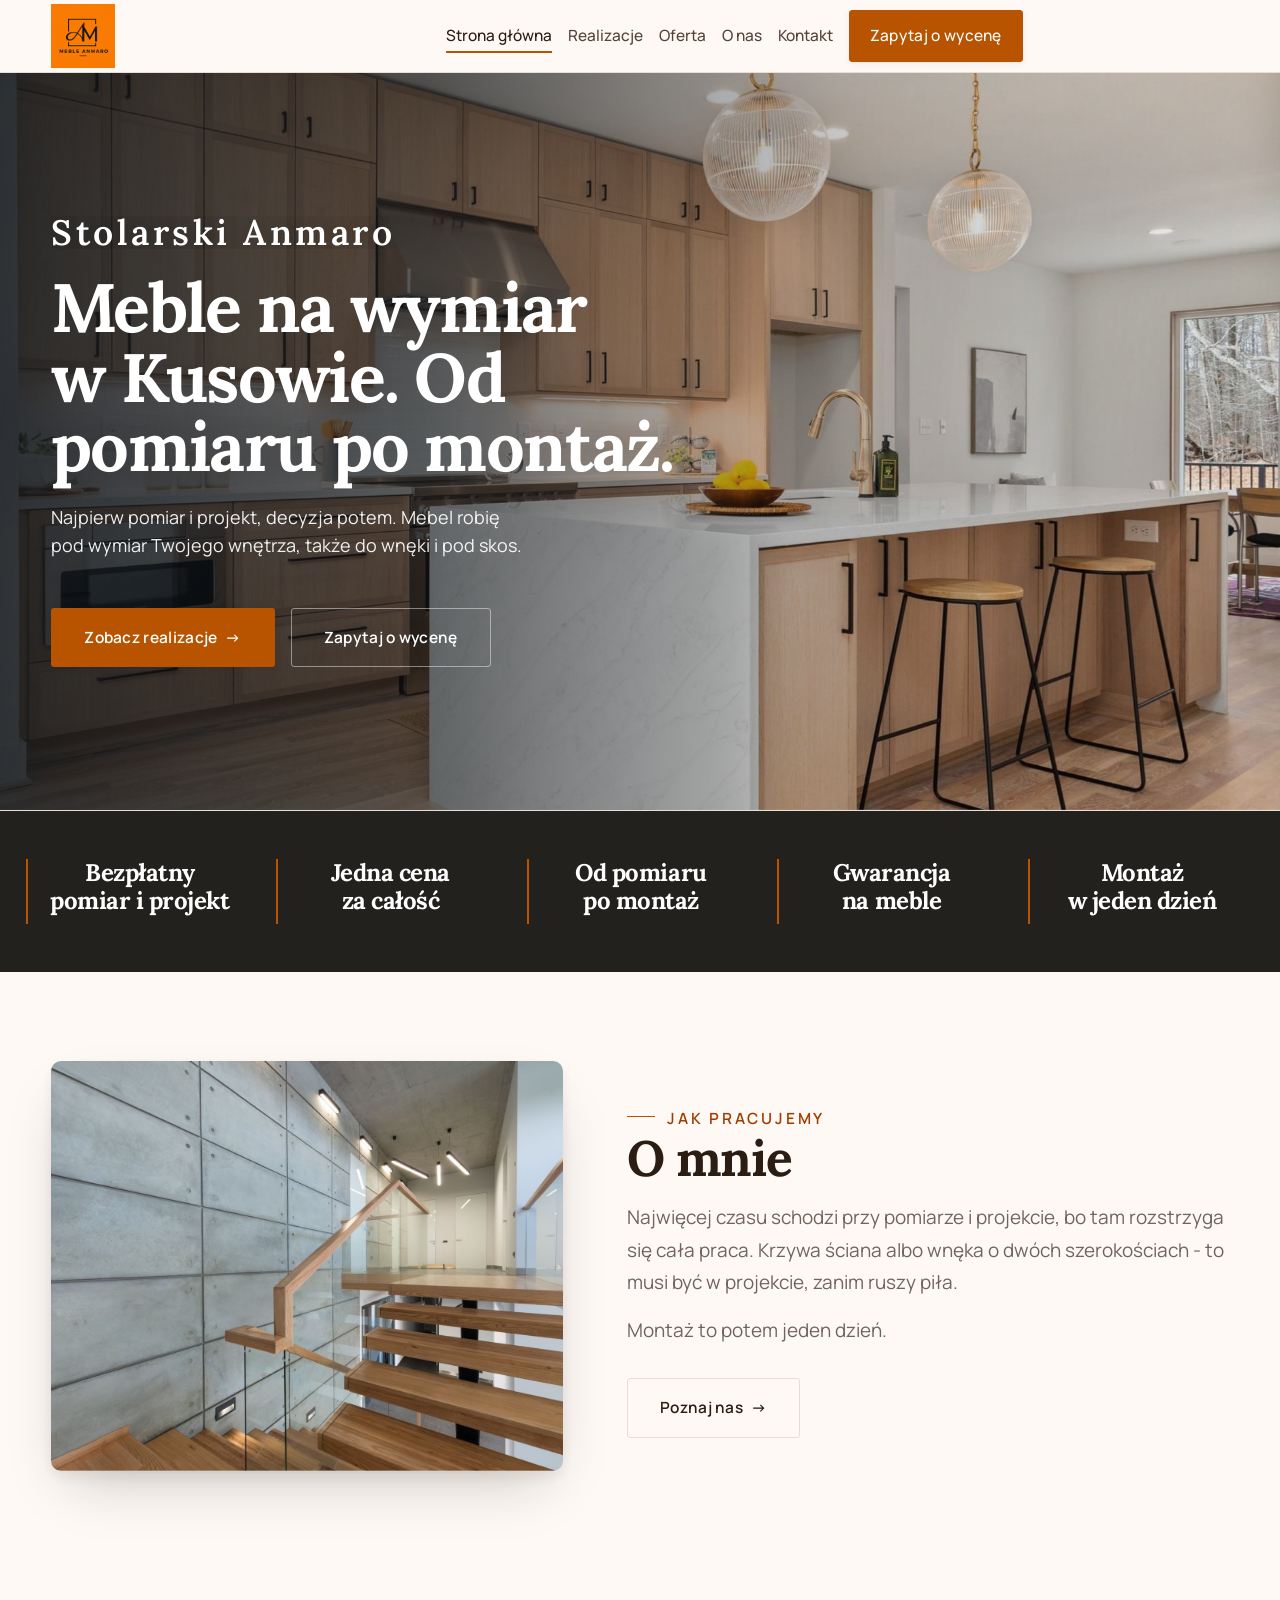
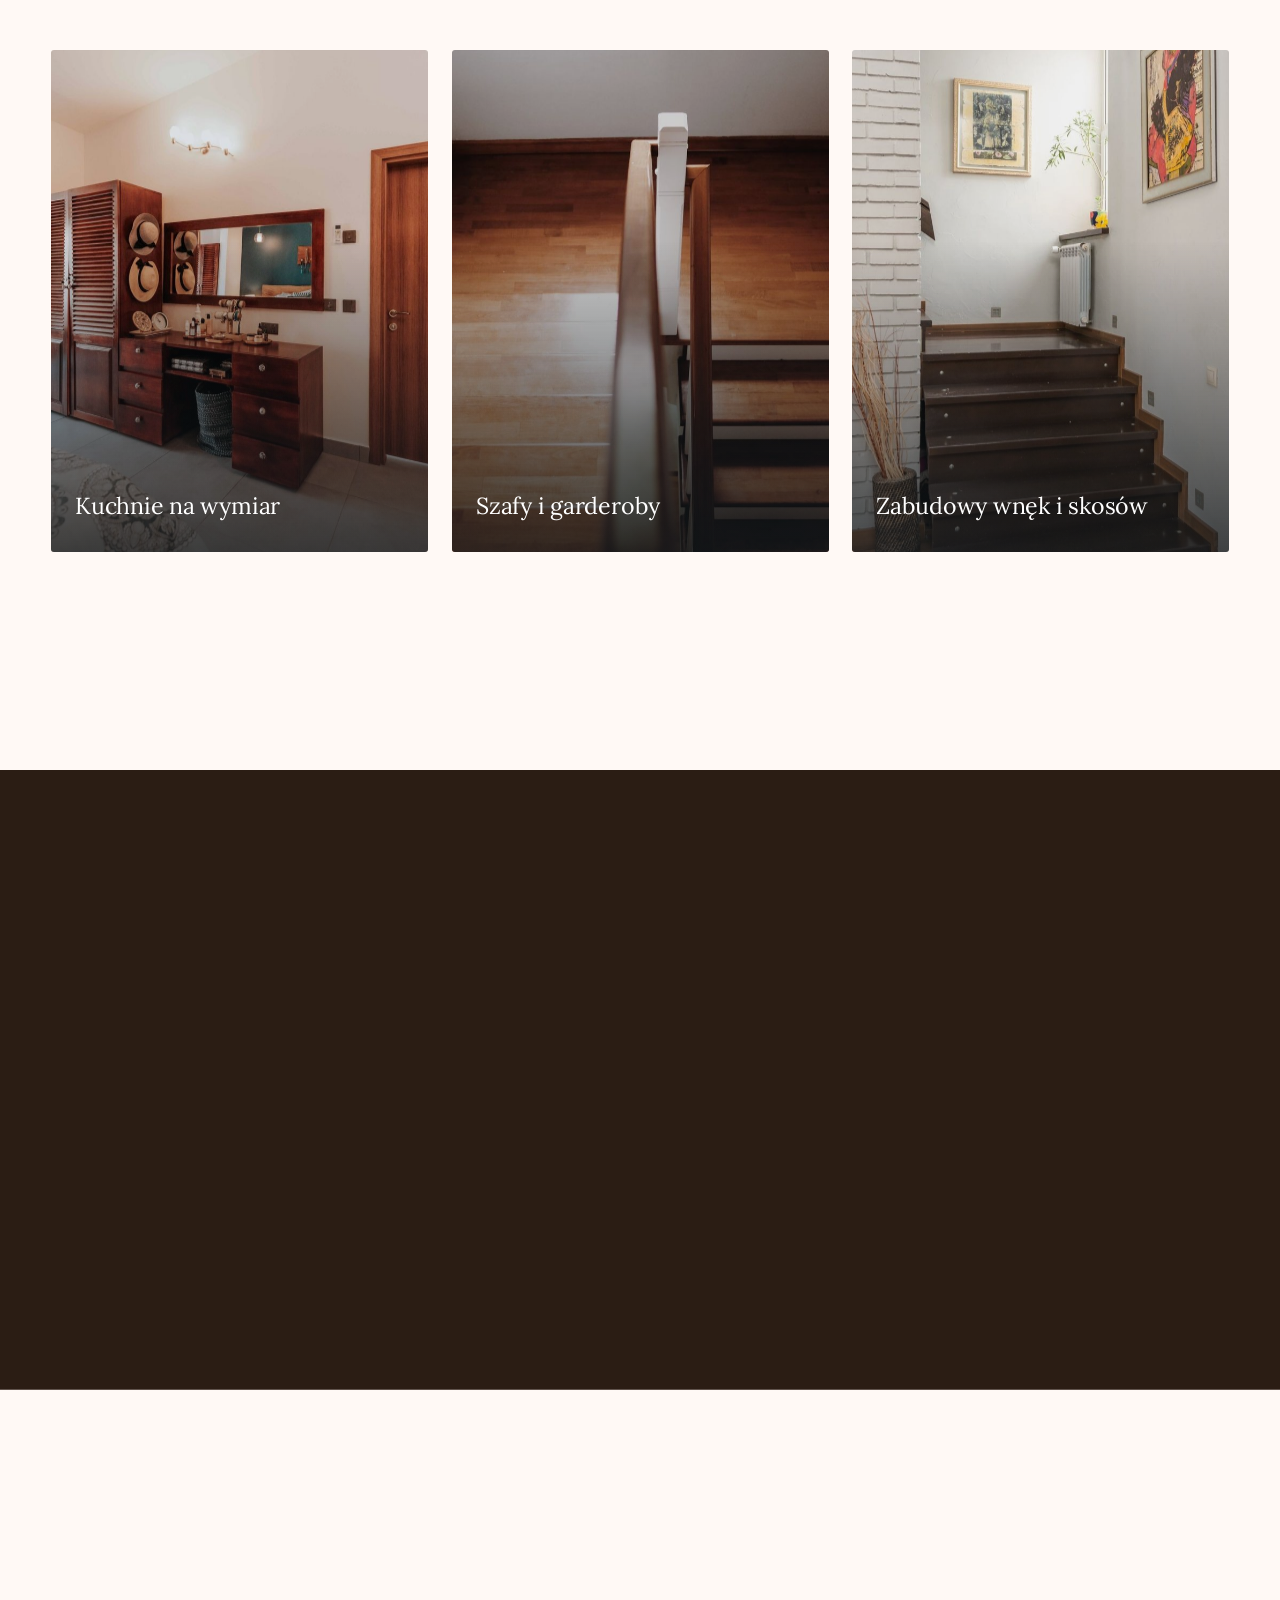
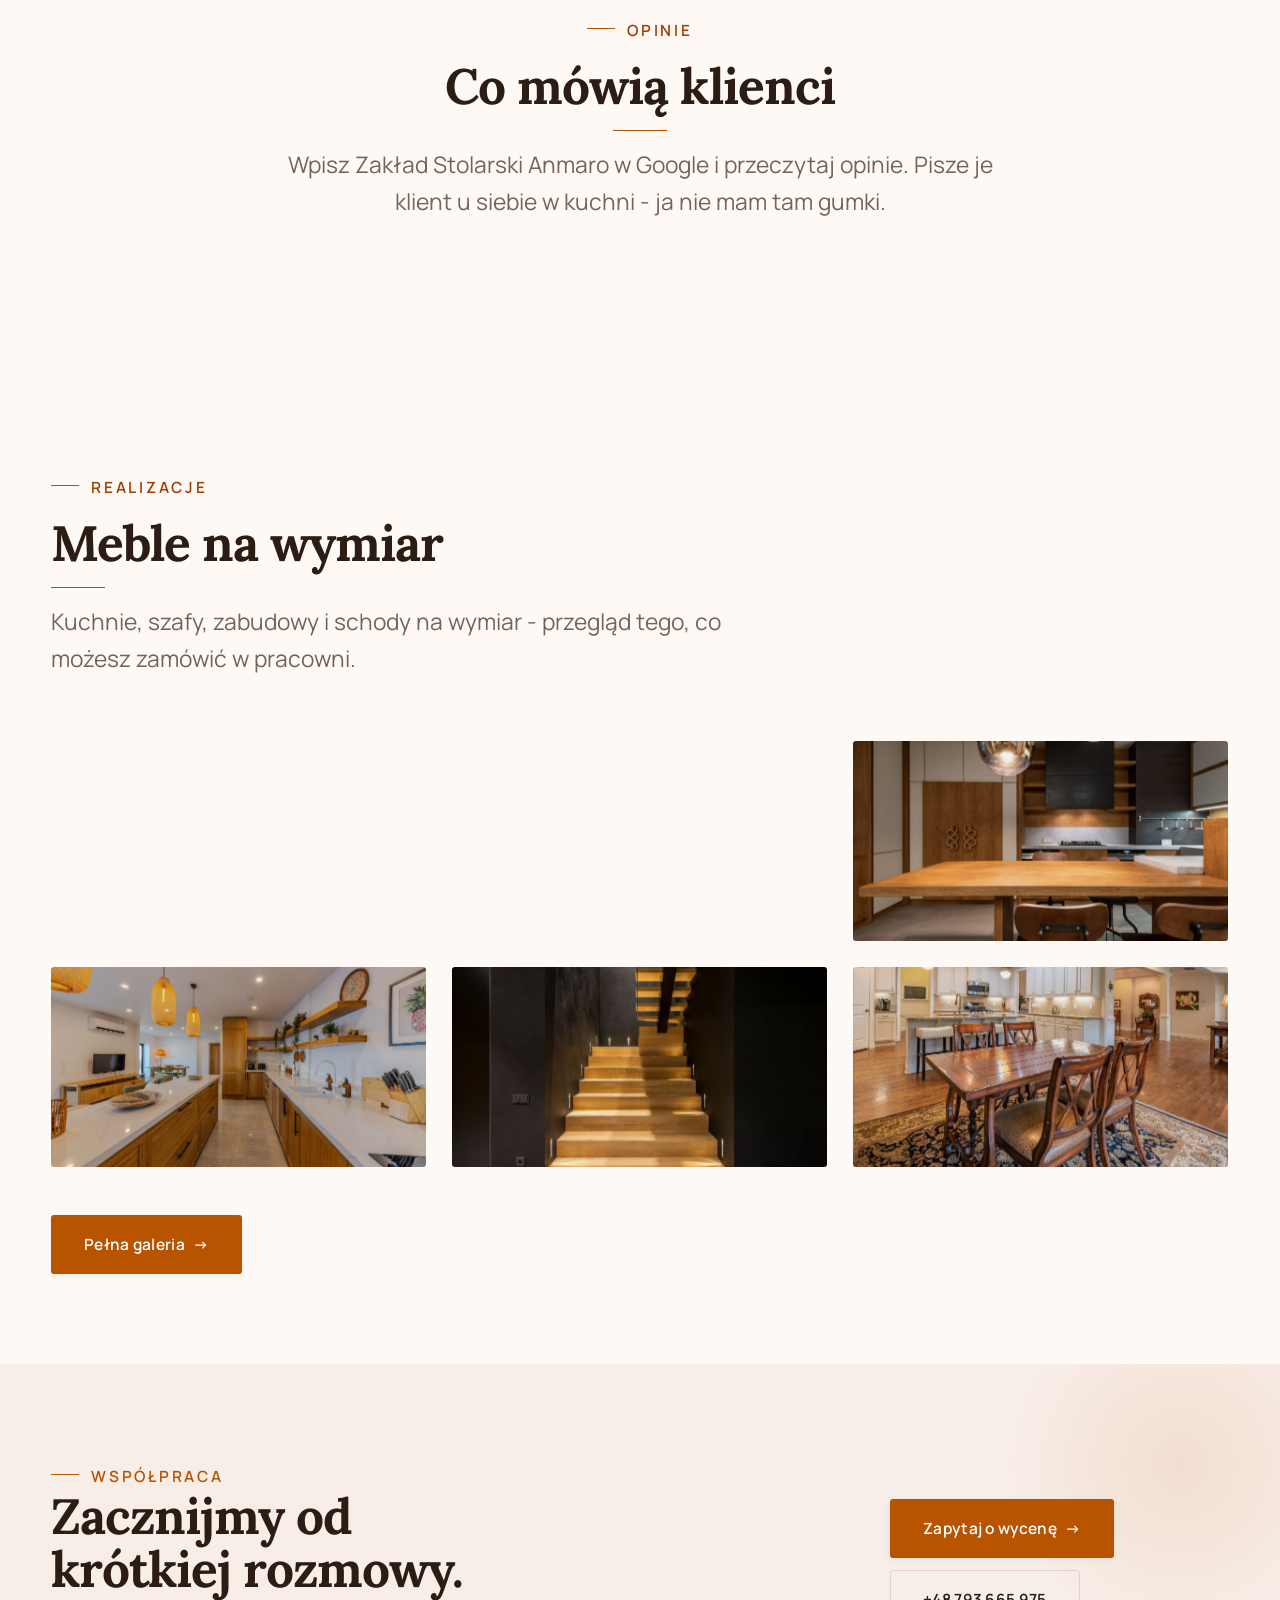
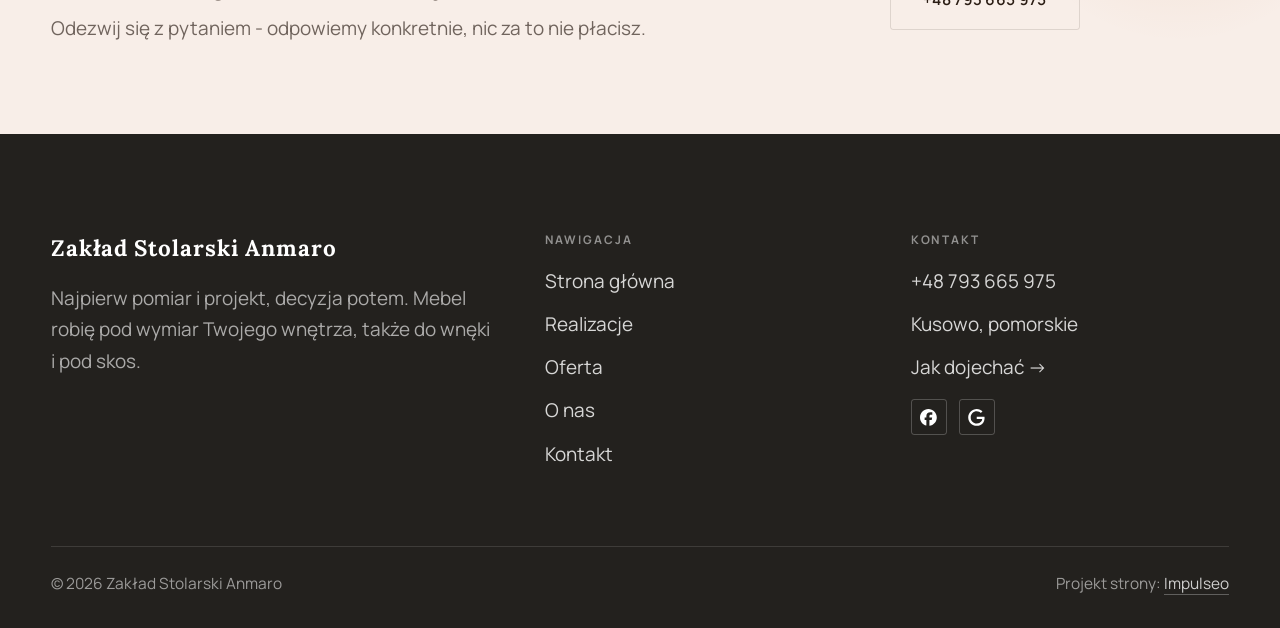
<file: index.html>
<!DOCTYPE html>
<html lang="pl">
<head>
<meta charset="UTF-8">
<meta name="viewport" content="width=device-width, initial-scale=1.0">
<title>Zakład Stolarski Anmaro - stolarstwo i meble na wymiar</title>
<meta name="description" content="Meble na wymiar w Kusowie: kuchnie, szafy i zabudowy pod Twoje wnętrze. Bezpłatny pomiar i projekt, jedna cena, montaż z gwarancją. Zadzwoń: +48 793 665 975.">
<link rel="canonical" href="https://kris20032.github.io/zaklad-stolarski-anmaro/">
<meta name="robots" content="noindex, nofollow">
<meta property="og:type" content="website">
<meta property="og:locale" content="pl_PL">
<meta property="og:site_name" content="Zakład Stolarski Anmaro">
<meta property="og:title" content="Zakład Stolarski Anmaro - stolarstwo i meble na wymiar">
<meta property="og:description" content="Meble na wymiar w Kusowie: kuchnie, szafy i zabudowy pod Twoje wnętrze. Bezpłatny pomiar i projekt, jedna cena, montaż z gwarancją. Zadzwoń: +48 793 665 975.">
<meta property="og:url" content="https://kris20032.github.io/zaklad-stolarski-anmaro/">
<meta property="og:image" content="https://kris20032.github.io/zaklad-stolarski-anmaro/img/og.jpg">
<meta property="og:image:width" content="1200">
<meta property="og:image:height" content="630">
<meta name="twitter:card" content="summary_large_image">
<script type="application/ld+json">{"@context": "https://schema.org", "@type": "HomeAndConstructionBusiness", "name": "Zakład Stolarski Anmaro", "url": "https://kris20032.github.io/zaklad-stolarski-anmaro/", "telephone": "+48793665975", "image": "https://kris20032.github.io/zaklad-stolarski-anmaro/img/og.jpg", "areaServed": "Kusowo", "sameAs": ["https://www.facebook.com/MebleAnmaro/", "https://www.google.com/maps/place/Zak%C5%82ad+Stolarski+Anmaro/@54.4348258,17.079936,17z/data=!3m1!4b1!4m6!3m5!1s0x46fe1a9366286407:0x318e5cf6ac6516e!8m2!3d54.4348258!4d17.079936!16s%2Fg%2F11c2qym01x"]}</script>
<link rel="preconnect" href="https://fonts.googleapis.com">
<link rel="preconnect" href="https://fonts.gstatic.com" crossorigin>
<link href="https://fonts.googleapis.com/css2?family=Lora:wght@500;600;700&family=Manrope:wght@400;500;600&display=swap" rel="stylesheet">
<link rel="stylesheet" href="assets/styles.css?v=e39fc726">
</head>
<body>

<header class="nav">
  <div class="wrap nav-inner">
    <a class="brand brand-has-logo" href="index.html"><img class="brand-logo" src="img/logo.jpg" alt="Zakład Stolarski Anmaro" width="720" height="720" decoding="async"></a>
    <nav class="nav-links">
      <a href="index.html" class="active" aria-current="page">Strona główna</a>
      <a href="realizacje.html">Realizacje</a>
      <a href="oferta.html">Oferta</a>
      <a href="o-nas.html">O nas</a>
      <a href="kontakt.html">Kontakt</a>
      <a href="kontakt.html" class="btn btn-accent">Zapytaj o wycenę</a>
    </nav>
    <button class="nav-toggle" aria-label="Menu"><span></span><span></span><span></span></button>
  </div>
</header>

<main>
<section class="hero-cine">
  <img src="img/hero.jpg" fetchpriority="high" data-rotate="img/g14.jpg|img/g13.jpg" alt="Zakład Stolarski Anmaro - Meble na wymiar w Kusowie. Od pomiaru po montaż. " width="1880" height="1253">
  <div class="wrap">
    <div class="hero-copy">
      <div class="brandmark bm-m"><span class="bm-line"><span>Stolarski Anmaro</span></span></div>
      <h1>Meble na wymiar w Kusowie. Od pomiaru po montaż. </h1>
      <p class="lead">Najpierw pomiar i projekt, decyzja potem. Mebel robię pod wymiar Twojego wnętrza, także do wnęki i pod skos.</p>
      <div class="hero-actions">
        <a href="realizacje.html" class="btn btn-accent">Zobacz realizacje <span class="arr">→</span></a>
        <a href="kontakt.html" class="btn btn-ghost btn-on-dark">Zapytaj o wycenę</a>
      </div>
    </div>
  </div>
</section>
<section class="strip n-5" style="padding-block:0">
  <div class="wrap">
    <div class="item reveal"><div class="k">Bezpłatny pomiar i projekt</div><div class="v"></div></div>
    <div class="item reveal"><div class="k">Jedna cena za całość</div><div class="v"></div></div>
    <div class="item reveal"><div class="k">Od pomiaru po montaż</div><div class="v"></div></div>
    <div class="item reveal"><div class="k">Gwarancja na meble</div><div class="v"></div></div>
    <div class="item reveal"><div class="k">Montaż w jeden dzień</div><div class="v"></div></div>
  </div>
</section>
<section>
  <div class="wrap split">
    <div class="split-art reveal"><img src="img/g1.jpg" alt="Zakład Stolarski Anmaro - realizacja" loading="lazy" width="1600" height="1068" decoding="async"></div>
    <div class="split-copy reveal">
      <span class="eyebrow">Jak pracujemy</span>
      <h2>O mnie</h2>
      <p class="muted">Najwięcej czasu schodzi przy pomiarze i projekcie, bo tam rozstrzyga się cała praca. Krzywa ściana albo wnęka o dwóch szerokościach - to musi być w projekcie, zanim ruszy piła.</p>
      <p class="muted">Montaż to potem jeden dzień.</p>
      <a href="o-nas.html" class="btn btn-ghost">Poznaj nas <span class="arr">→</span></a>
    </div>
  </div>
</section>
<section class="gateways-band">
  <div class="wrap">
    <div class="gateways">
      <a href="oferta.html" class="gateway reveal"><img src="img/g2.jpg" alt="Kuchnie na wymiar" loading="lazy" width="1600" height="1067" decoding="async"><span class="g-ttl">Kuchnie na wymiar</span></a>
      <a href="oferta.html" class="gateway reveal"><img src="img/g3.jpg" alt="Szafy i garderoby" loading="lazy" width="1600" height="1066" decoding="async"><span class="g-ttl">Szafy i garderoby</span></a>
      <a href="oferta.html" class="gateway reveal"><img src="img/g4.jpg" alt="Zabudowy wnęk i skosów" loading="lazy" width="1600" height="1068" decoding="async"><span class="g-ttl">Zabudowy wnęk i skosów</span></a>
    </div>
  </div>
</section>
<section class="stopklatka" aria-hidden="true">
  <div class="stk-bg" style="background-image:url(img/g5.jpg)"></div>
</section>
<section class="opinie op-fallback">
  <div class="wrap">
    <div class="head center reveal">
      <span class="eyebrow">Opinie</span>
      <h2>Co mówią klienci</h2>
      <p>Wpisz Zakład Stolarski Anmaro w Google i przeczytaj opinie. Pisze je klient u siebie w kuchni - ja nie mam tam gumki.</p>
    </div>
  </div>
</section>
<section>
  <div class="wrap">
    <div class="head reveal">
      <span class="eyebrow">Realizacje</span>
      <h2>Meble na wymiar</h2>
      <p>Kuchnie, szafy, zabudowy i schody na wymiar - przegląd tego, co możesz zamówić w pracowni.</p>
    </div>
    <div class="gallery">
      <div class="tile t-two3 reveal"><img src="img/g6.jpg" alt="Zakład Stolarski Anmaro" loading="lazy" width="1600" height="1066" decoding="async"></div>
      <div class="tile t-third reveal"><img src="img/g7.jpg" alt="Zakład Stolarski Anmaro" loading="lazy" width="1600" height="1068" decoding="async"></div>
      <div class="tile t-third reveal"><img src="img/g8.jpg" alt="Zakład Stolarski Anmaro" loading="lazy" width="1600" height="1066" decoding="async"></div>
      <div class="tile t-third reveal"><img src="img/g9.jpg" alt="Zakład Stolarski Anmaro" loading="lazy" width="1600" height="1068" decoding="async"></div>
      <div class="tile t-third reveal"><img src="img/g10.jpg" alt="Zakład Stolarski Anmaro" loading="lazy" width="1600" height="1066" decoding="async"></div>
    </div>
    <div style="margin-top:var(--space-7)" class="reveal"><a href="realizacje.html" class="btn btn-accent">Pełna galeria <span class="arr">→</span></a></div>
  </div>
</section>
<section class="cta">
  <div class="wrap">
    <div class="reveal">
      <span class="eyebrow">Współpraca</span>
      <h2>Zacznijmy od krótkiej rozmowy.</h2>
      <p>Odezwij się z pytaniem - odpowiemy konkretnie, nic za to nie płacisz.</p>
    </div>
    <div class="cta-actions reveal">
      <a href="kontakt.html" class="btn btn-light">Zapytaj o wycenę <span class="arr">→</span></a>
      <a href="tel:+48793665975" class="btn btn-ghost btn-ghost-cta">+48 793 665 975</a>
    </div>
  </div>
</section>
</main>

<footer>
  <div class="wrap">
    <div class="foot-grid">
      <div class="foot-brand">
        <div class="name">Zakład Stolarski Anmaro</div>
        <p>Najpierw pomiar i projekt, decyzja potem. Mebel robię pod wymiar Twojego wnętrza, także do wnęki i pod skos.</p>
      </div>
      <div class="foot-col">
        <h4>Nawigacja</h4>
        <a href="index.html">Strona główna</a>
        <a href="realizacje.html">Realizacje</a>
        <a href="oferta.html">Oferta</a>
        <a href="o-nas.html">O nas</a>
        <a href="kontakt.html">Kontakt</a>
      </div>
      <div class="foot-col">
        <h4>Kontakt</h4>
        <a href="tel:+48793665975">+48 793 665 975</a>
        <p>Kusowo, pomorskie</p>
        <a href="https://www.google.com/maps/place/Zak%C5%82ad+Stolarski+Anmaro/@54.4348258,17.079936,17z/data=!3m1!4b1!4m6!3m5!1s0x46fe1a9366286407:0x318e5cf6ac6516e!8m2!3d54.4348258!4d17.079936!16s%2Fg%2F11c2qym01x" target="_blank" rel="noopener">Jak dojechać →</a>
      <div class="foot-soc">
        <a class="soc" href="https://www.facebook.com/MebleAnmaro/" target="_blank" rel="noopener" aria-label="Facebook - Zakład Stolarski Anmaro"><svg viewBox="0 0 24 24" aria-hidden="true" focusable="false"><path d="M9.101 23.691v-7.98H6.627v-3.667h2.474v-1.58c0-4.085 1.848-5.978 5.858-5.978.401 0 .955.042 1.468.103a8.68 8.68 0 0 1 1.141.195v3.325a8.623 8.623 0 0 0-.653-.036 26.805 26.805 0 0 0-.733-.009c-.707 0-1.259.096-1.675.309a1.686 1.686 0 0 0-.679.622c-.258.42-.374.995-.374 1.752v1.297h3.919l-.386 2.103-.287 1.564h-3.246v8.245C19.396 23.238 24 18.179 24 12.044c0-6.627-5.373-12-12-12s-12 5.373-12 12c0 5.628 3.874 10.35 9.101 11.647Z" fill="currentColor"/></svg></a>
        <a class="soc" href="https://www.google.com/maps/place/Zak%C5%82ad+Stolarski+Anmaro/@54.4348258,17.079936,17z/data=!3m1!4b1!4m6!3m5!1s0x46fe1a9366286407:0x318e5cf6ac6516e!8m2!3d54.4348258!4d17.079936!16s%2Fg%2F11c2qym01x" target="_blank" rel="noopener" aria-label="Google - Zakład Stolarski Anmaro"><svg viewBox="0 0 24 24" aria-hidden="true" focusable="false"><path d="M12.48 10.92v3.28h7.84c-.24 1.84-.853 3.187-1.787 4.133-1.147 1.147-2.933 2.4-6.053 2.4-4.827 0-8.6-3.893-8.6-8.72s3.773-8.72 8.6-8.72c2.6 0 4.507 1.027 5.907 2.347l2.307-2.307C18.747 1.44 16.133 0 12.48 0 5.867 0 .307 5.387.307 12s5.56 12 12.173 12c3.573 0 6.267-1.173 8.373-3.36 2.16-2.16 2.84-5.213 2.84-7.667 0-.76-.053-1.467-.173-2.053H12.48z" fill="currentColor"/></svg></a>
      </div>
      </div>
    </div>
    <div class="foot-bot">
      <span>© 2026 Zakład Stolarski Anmaro</span>
      <span>Projekt strony: <a class="foot-credit" href="https://impulseo.pl" target="_blank" rel="noopener">Impulseo</a></span>
    </div>
  </div>
</footer>
<div class="sticky-reserve"><a class="sr-book" href="kontakt.html">Zapytaj o wycenę</a><a class="sr-call" href="tel:+48793665975" aria-label="Zadzwoń"><svg class="ico-tel" width="16" height="16" viewBox="0 0 24 24" fill="none" aria-hidden="true"><path d="M6.6 10.8a15.5 15.5 0 0 0 6.6 6.6l2.2-2.2a1 1 0 0 1 1-.24 11.4 11.4 0 0 0 3.6.58 1 1 0 0 1 1 1V20a1 1 0 0 1-1 1A17 17 0 0 1 3 4a1 1 0 0 1 1-1h3.5a1 1 0 0 1 1 1c0 1.25.2 2.46.58 3.6a1 1 0 0 1-.25 1l-2.23 2.2Z" fill="currentColor"/></svg></a></div>
<div class="demo-wazne" data-do="2026-10-22" data-cykl="3" hidden><svg class="dw-ico" width="13" height="13" viewBox="0 0 24 24" fill="none" aria-hidden="true"><circle cx="12" cy="12" r="8.6" stroke="currentColor" stroke-width="1.8"/><path d="M12 7.2V12l3.3 2" stroke="currentColor" stroke-width="1.8" stroke-linecap="round"/></svg><span class="dw-txt"></span></div>

<script src="assets/main.js"></script>
</body>
</html>
</file>
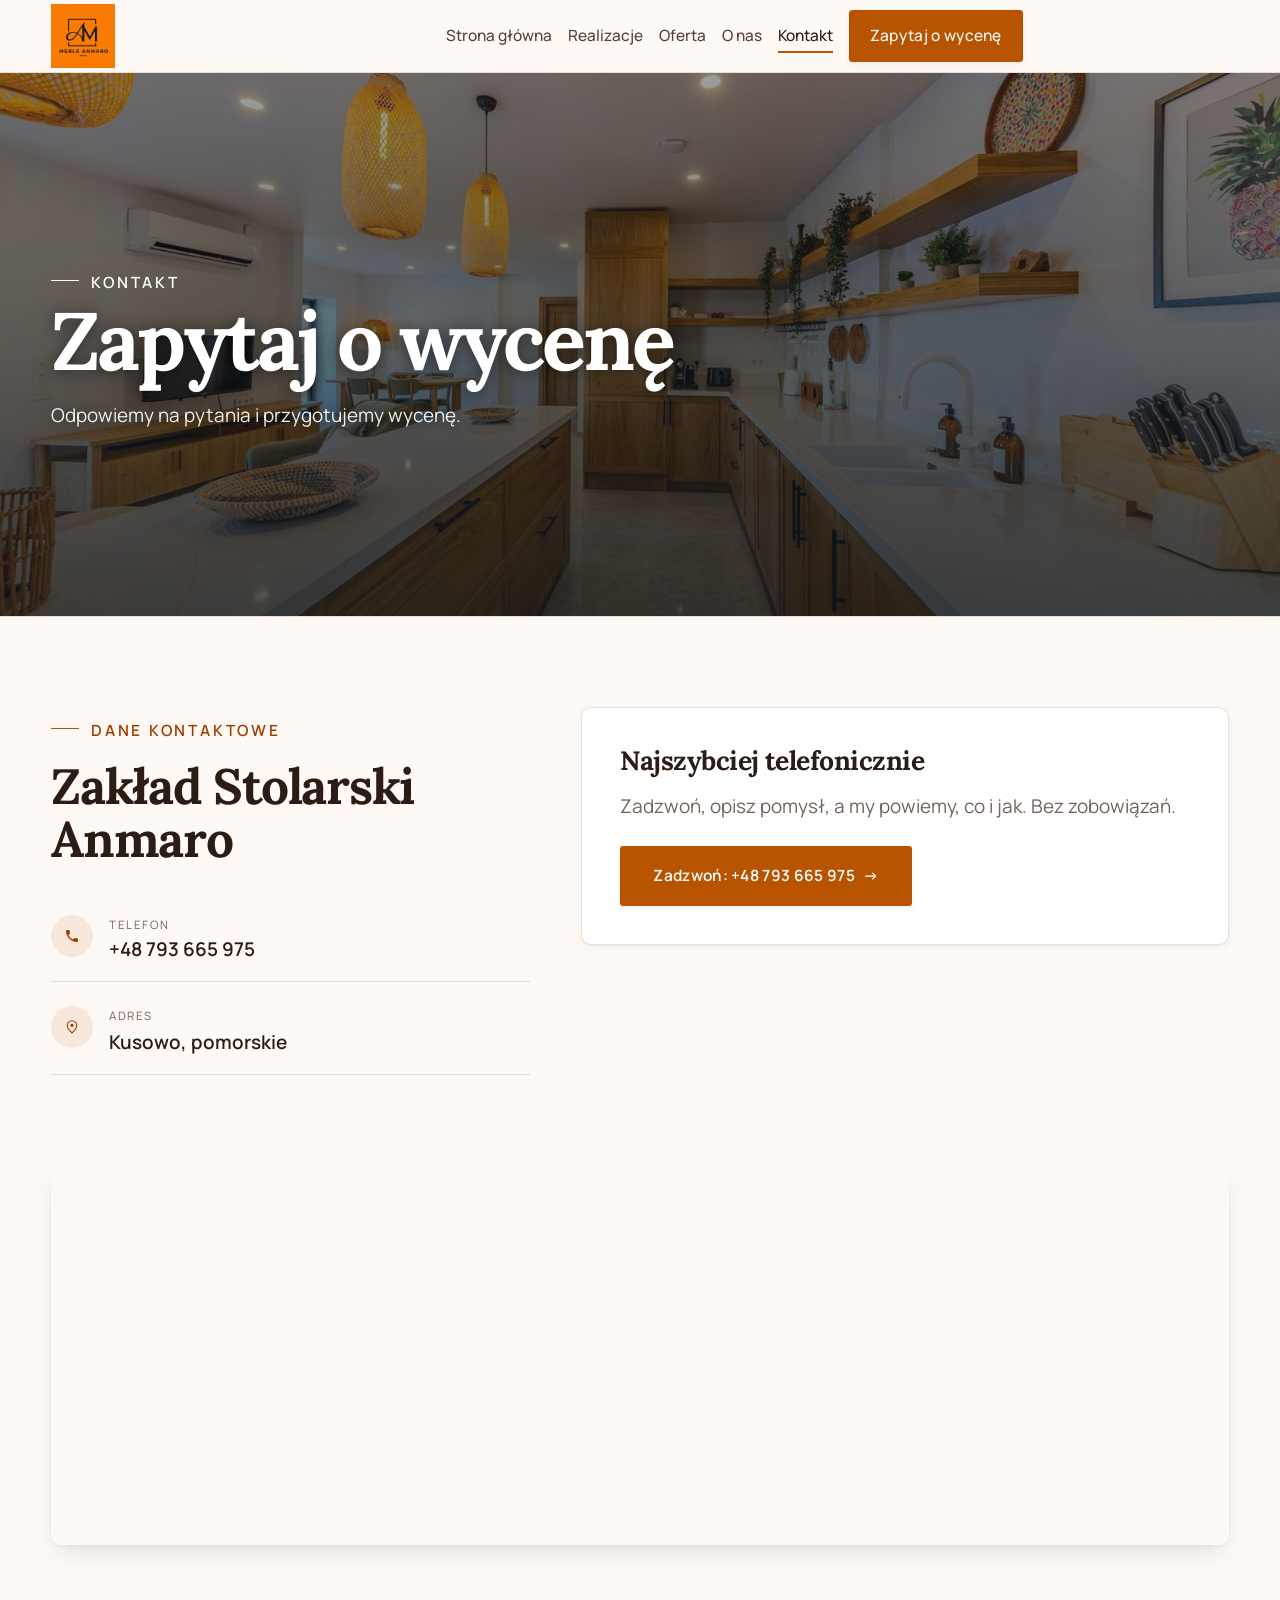
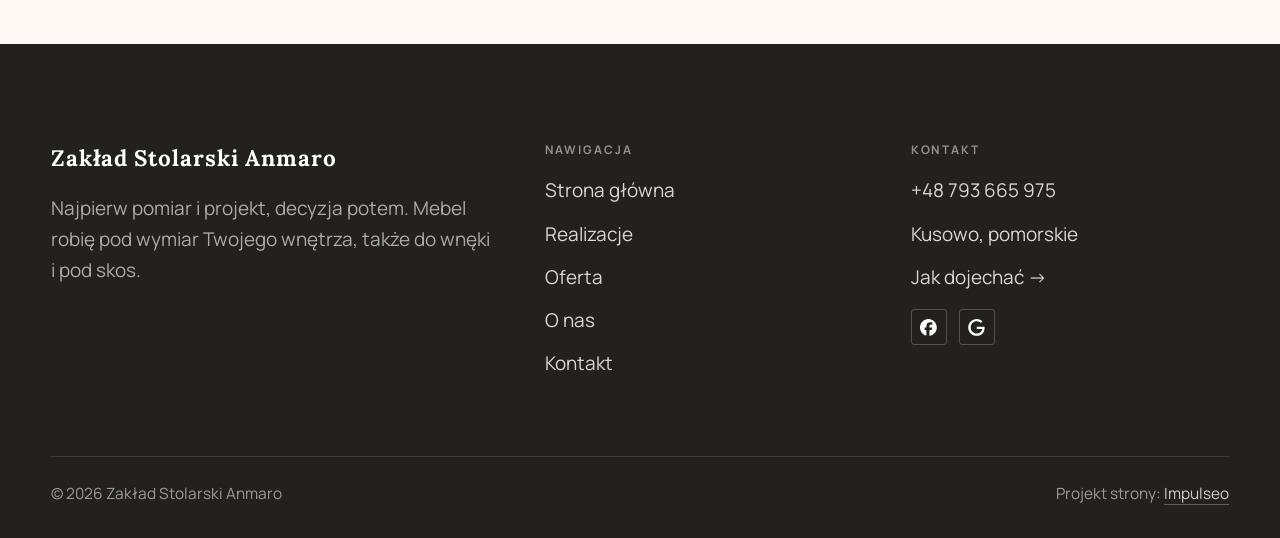
<file: kontakt.html>
<!DOCTYPE html>
<html lang="pl">
<head>
<meta charset="UTF-8">
<meta name="viewport" content="width=device-width, initial-scale=1.0">
<title>Kontakt - Zakład Stolarski Anmaro</title>
<meta name="description" content="Kontakt Zakład Stolarski Anmaro - Kusowo, pomorskie">
<link rel="canonical" href="https://kris20032.github.io/zaklad-stolarski-anmaro/kontakt.html">
<meta name="robots" content="noindex, nofollow">
<meta property="og:type" content="website">
<meta property="og:locale" content="pl_PL">
<meta property="og:site_name" content="Zakład Stolarski Anmaro">
<meta property="og:title" content="Kontakt - Zakład Stolarski Anmaro">
<meta property="og:description" content="Kontakt Zakład Stolarski Anmaro - Kusowo, pomorskie">
<meta property="og:url" content="https://kris20032.github.io/zaklad-stolarski-anmaro/kontakt.html">
<meta property="og:image" content="https://kris20032.github.io/zaklad-stolarski-anmaro/img/og.jpg">
<meta property="og:image:width" content="1200">
<meta property="og:image:height" content="630">
<meta name="twitter:card" content="summary_large_image">
<link rel="preconnect" href="https://fonts.googleapis.com">
<link rel="preconnect" href="https://fonts.gstatic.com" crossorigin>
<link href="https://fonts.googleapis.com/css2?family=Lora:wght@500;600;700&family=Manrope:wght@400;500;600&display=swap" rel="stylesheet">
<link rel="stylesheet" href="assets/styles.css?v=e39fc726">
</head>
<body>

<header class="nav">
  <div class="wrap nav-inner">
    <a class="brand brand-has-logo" href="index.html"><img class="brand-logo" src="img/logo.jpg" alt="Zakład Stolarski Anmaro" width="720" height="720" decoding="async"></a>
    <nav class="nav-links">
      <a href="index.html">Strona główna</a>
      <a href="realizacje.html">Realizacje</a>
      <a href="oferta.html">Oferta</a>
      <a href="o-nas.html">O nas</a>
      <a href="kontakt.html" class="active" aria-current="page">Kontakt</a>
      <a href="kontakt.html" class="btn btn-accent">Zapytaj o wycenę</a>
    </nav>
    <button class="nav-toggle" aria-label="Menu"><span></span><span></span><span></span></button>
  </div>
</header>

<main>
<section class="pagehead">
  <img src="img/g8.jpg" alt="Zakład Stolarski Anmaro - Zapytaj o wycenę" width="1600" height="1066" decoding="async">
  <div class="wrap">
    <span class="eyebrow">Kontakt</span>
    <h1>Zapytaj o wycenę</h1>
    <p>Odpowiemy na pytania i przygotujemy wycenę.</p>
  </div>
</section>
<section>
  <div class="wrap contact-grid">
    <div class="reveal">
      <span class="eyebrow">Dane kontaktowe</span>
      <h2 style="margin:var(--space-4) 0 var(--space-6)">Zakład Stolarski Anmaro</h2>
      <div class="info-list">
        <div class="info-row"><div class="ic"><svg class="ico-tel" width="16" height="16" viewBox="0 0 24 24" fill="none" aria-hidden="true"><path d="M6.6 10.8a15.5 15.5 0 0 0 6.6 6.6l2.2-2.2a1 1 0 0 1 1-.24 11.4 11.4 0 0 0 3.6.58 1 1 0 0 1 1 1V20a1 1 0 0 1-1 1A17 17 0 0 1 3 4a1 1 0 0 1 1-1h3.5a1 1 0 0 1 1 1c0 1.25.2 2.46.58 3.6a1 1 0 0 1-.25 1l-2.23 2.2Z" fill="currentColor"/></svg></div><div><div class="lbl">Telefon</div><a class="val" href="tel:+48793665975">+48 793 665 975</a></div></div>
        <div class="info-row"><div class="ic"><svg class="ico-pin" width="16" height="16" viewBox="0 0 24 24" fill="none" aria-hidden="true"><path d="M12 21s7-6.1 7-11.5A7 7 0 0 0 5 9.5C5 14.9 12 21 12 21Z" stroke="currentColor" stroke-width="1.6" fill="none"/><circle cx="12" cy="9.5" r="2.4" fill="currentColor"/></svg></div><div><div class="lbl">Adres</div><div class="val">Kusowo, pomorskie</div></div></div>
      </div>
    </div>
    <div class="reveal">
      <div class="form">
        <h3 style="margin-bottom:var(--space-4)">Najszybciej telefonicznie</h3>
        <p class="muted" style="margin-bottom:var(--space-5)">Zadzwoń, opisz pomysł, a my powiemy, co i jak. Bez zobowiązań.</p>
        <a href="tel:+48793665975" class="btn btn-accent" style="justify-content:center">Zadzwoń: +48 793 665 975 <span class="arr">→</span></a>
      </div>
    </div>
  </div>
</section>
<section style="padding-top:0">
  <div class="wrap reveal">
    <iframe class="map" title="Zakład Stolarski Anmaro - Kusowo" src="https://maps.google.com/maps?q=54.4348258%2C17.079936&z=15&output=embed" loading="lazy" referrerpolicy="no-referrer-when-downgrade"></iframe>
  </div>
</section>
</main>

<footer>
  <div class="wrap">
    <div class="foot-grid">
      <div class="foot-brand">
        <div class="name">Zakład Stolarski Anmaro</div>
        <p>Najpierw pomiar i projekt, decyzja potem. Mebel robię pod wymiar Twojego wnętrza, także do wnęki i pod skos.</p>
      </div>
      <div class="foot-col">
        <h4>Nawigacja</h4>
        <a href="index.html">Strona główna</a>
        <a href="realizacje.html">Realizacje</a>
        <a href="oferta.html">Oferta</a>
        <a href="o-nas.html">O nas</a>
        <a href="kontakt.html">Kontakt</a>
      </div>
      <div class="foot-col">
        <h4>Kontakt</h4>
        <a href="tel:+48793665975">+48 793 665 975</a>
        <p>Kusowo, pomorskie</p>
        <a href="https://www.google.com/maps/place/Zak%C5%82ad+Stolarski+Anmaro/@54.4348258,17.079936,17z/data=!3m1!4b1!4m6!3m5!1s0x46fe1a9366286407:0x318e5cf6ac6516e!8m2!3d54.4348258!4d17.079936!16s%2Fg%2F11c2qym01x" target="_blank" rel="noopener">Jak dojechać →</a>
      <div class="foot-soc">
        <a class="soc" href="https://www.facebook.com/MebleAnmaro/" target="_blank" rel="noopener" aria-label="Facebook - Zakład Stolarski Anmaro"><svg viewBox="0 0 24 24" aria-hidden="true" focusable="false"><path d="M9.101 23.691v-7.98H6.627v-3.667h2.474v-1.58c0-4.085 1.848-5.978 5.858-5.978.401 0 .955.042 1.468.103a8.68 8.68 0 0 1 1.141.195v3.325a8.623 8.623 0 0 0-.653-.036 26.805 26.805 0 0 0-.733-.009c-.707 0-1.259.096-1.675.309a1.686 1.686 0 0 0-.679.622c-.258.42-.374.995-.374 1.752v1.297h3.919l-.386 2.103-.287 1.564h-3.246v8.245C19.396 23.238 24 18.179 24 12.044c0-6.627-5.373-12-12-12s-12 5.373-12 12c0 5.628 3.874 10.35 9.101 11.647Z" fill="currentColor"/></svg></a>
        <a class="soc" href="https://www.google.com/maps/place/Zak%C5%82ad+Stolarski+Anmaro/@54.4348258,17.079936,17z/data=!3m1!4b1!4m6!3m5!1s0x46fe1a9366286407:0x318e5cf6ac6516e!8m2!3d54.4348258!4d17.079936!16s%2Fg%2F11c2qym01x" target="_blank" rel="noopener" aria-label="Google - Zakład Stolarski Anmaro"><svg viewBox="0 0 24 24" aria-hidden="true" focusable="false"><path d="M12.48 10.92v3.28h7.84c-.24 1.84-.853 3.187-1.787 4.133-1.147 1.147-2.933 2.4-6.053 2.4-4.827 0-8.6-3.893-8.6-8.72s3.773-8.72 8.6-8.72c2.6 0 4.507 1.027 5.907 2.347l2.307-2.307C18.747 1.44 16.133 0 12.48 0 5.867 0 .307 5.387.307 12s5.56 12 12.173 12c3.573 0 6.267-1.173 8.373-3.36 2.16-2.16 2.84-5.213 2.84-7.667 0-.76-.053-1.467-.173-2.053H12.48z" fill="currentColor"/></svg></a>
      </div>
      </div>
    </div>
    <div class="foot-bot">
      <span>© 2026 Zakład Stolarski Anmaro</span>
      <span>Projekt strony: <a class="foot-credit" href="https://impulseo.pl" target="_blank" rel="noopener">Impulseo</a></span>
    </div>
  </div>
</footer>
<div class="sticky-reserve"><a class="sr-book" href="kontakt.html">Zapytaj o wycenę</a><a class="sr-call" href="tel:+48793665975" aria-label="Zadzwoń"><svg class="ico-tel" width="16" height="16" viewBox="0 0 24 24" fill="none" aria-hidden="true"><path d="M6.6 10.8a15.5 15.5 0 0 0 6.6 6.6l2.2-2.2a1 1 0 0 1 1-.24 11.4 11.4 0 0 0 3.6.58 1 1 0 0 1 1 1V20a1 1 0 0 1-1 1A17 17 0 0 1 3 4a1 1 0 0 1 1-1h3.5a1 1 0 0 1 1 1c0 1.25.2 2.46.58 3.6a1 1 0 0 1-.25 1l-2.23 2.2Z" fill="currentColor"/></svg></a></div>
<div class="demo-wazne" data-do="2026-10-22" data-cykl="3" hidden><svg class="dw-ico" width="13" height="13" viewBox="0 0 24 24" fill="none" aria-hidden="true"><circle cx="12" cy="12" r="8.6" stroke="currentColor" stroke-width="1.8"/><path d="M12 7.2V12l3.3 2" stroke="currentColor" stroke-width="1.8" stroke-linecap="round"/></svg><span class="dw-txt"></span></div>

<script src="assets/main.js"></script>
</body>
</html>
</file>
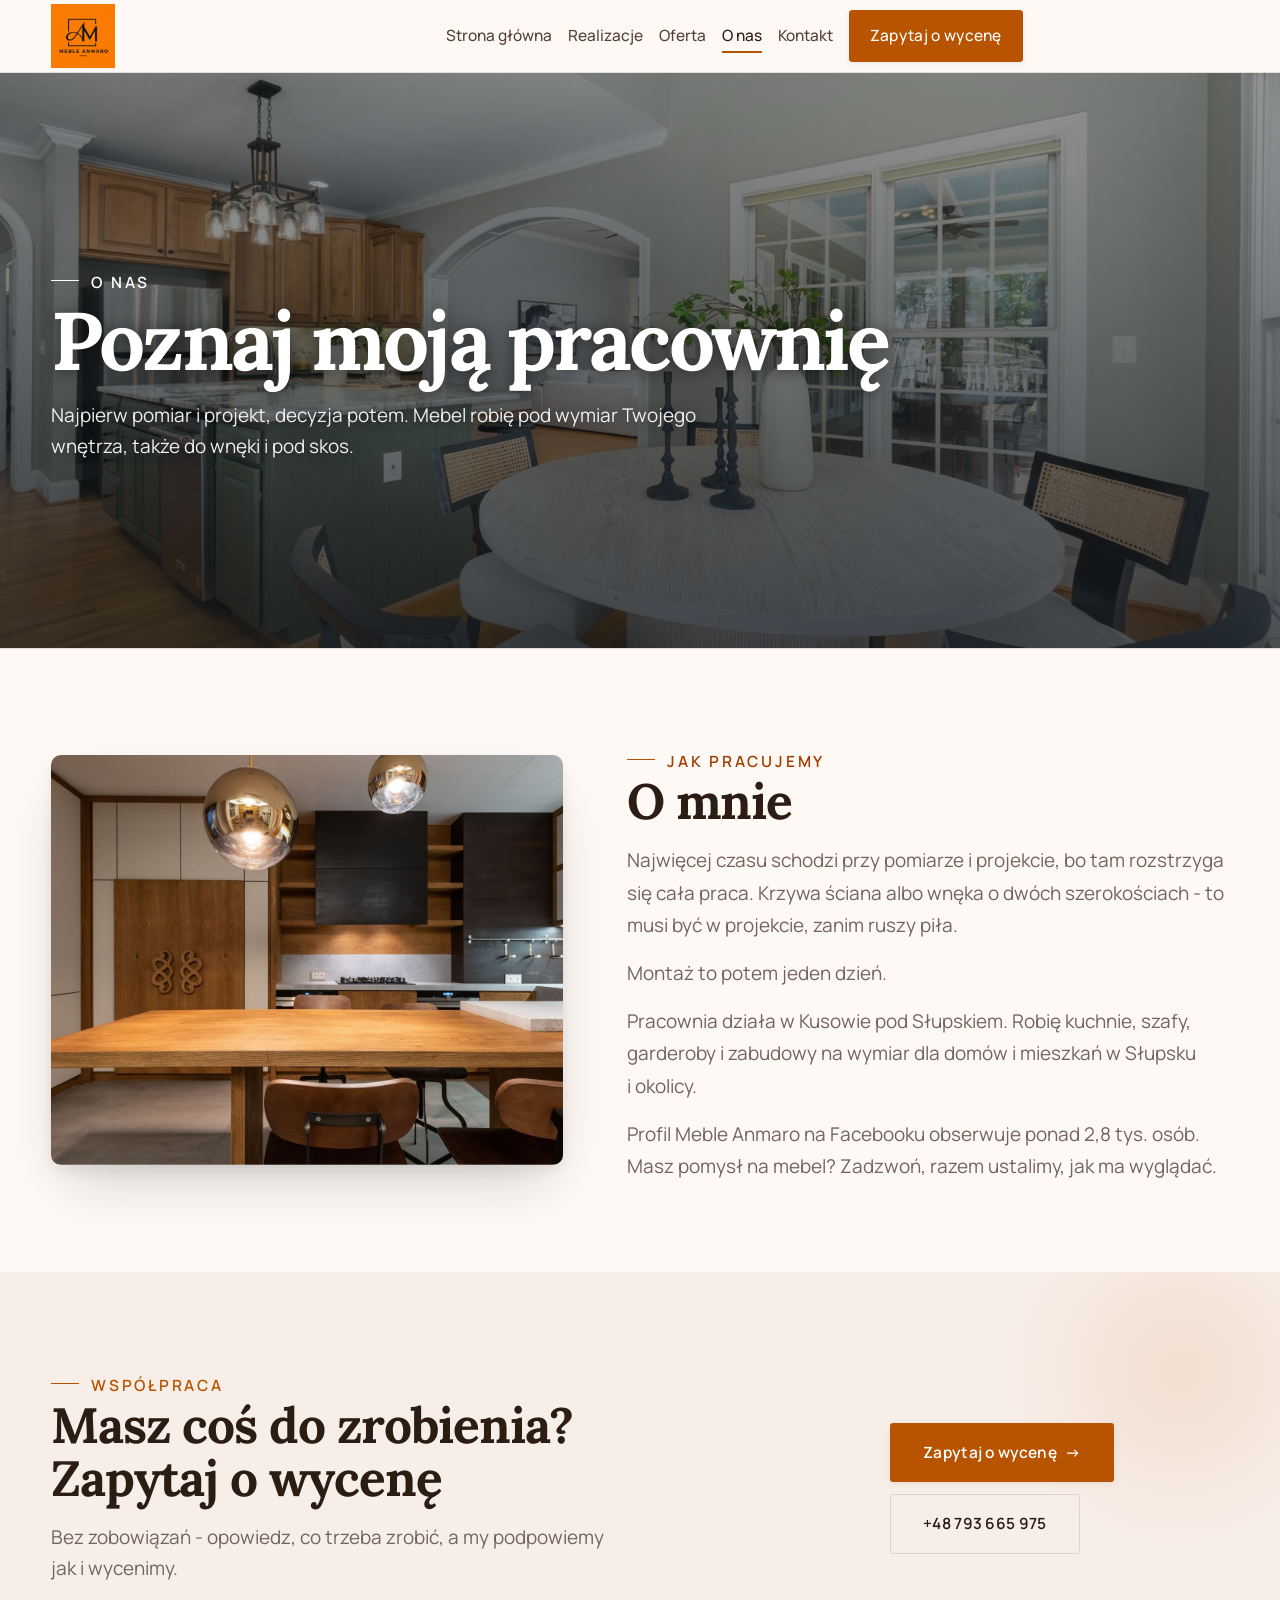
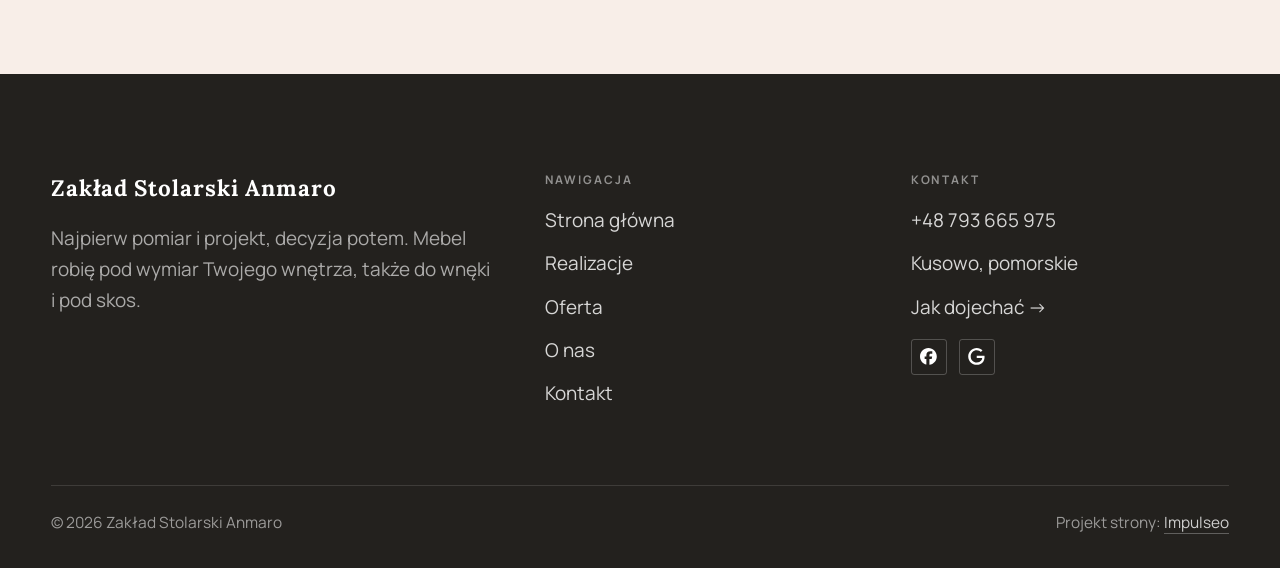
<file: o-nas.html>
<!DOCTYPE html>
<html lang="pl">
<head>
<meta charset="UTF-8">
<meta name="viewport" content="width=device-width, initial-scale=1.0">
<title>O nas - Zakład Stolarski Anmaro</title>
<meta name="description" content="Meble na wymiar w Kusowie: kuchnie, szafy i zabudowy pod Twoje wnętrze. Bezpłatny pomiar i projekt, jedna cena, montaż z gwarancją. Zadzwoń: +48 793 665 975.">
<link rel="canonical" href="https://kris20032.github.io/zaklad-stolarski-anmaro/o-nas.html">
<meta name="robots" content="noindex, nofollow">
<meta property="og:type" content="website">
<meta property="og:locale" content="pl_PL">
<meta property="og:site_name" content="Zakład Stolarski Anmaro">
<meta property="og:title" content="O nas - Zakład Stolarski Anmaro">
<meta property="og:description" content="Meble na wymiar w Kusowie: kuchnie, szafy i zabudowy pod Twoje wnętrze. Bezpłatny pomiar i projekt, jedna cena, montaż z gwarancją. Zadzwoń: +48 793 665 975.">
<meta property="og:url" content="https://kris20032.github.io/zaklad-stolarski-anmaro/o-nas.html">
<meta property="og:image" content="https://kris20032.github.io/zaklad-stolarski-anmaro/img/og.jpg">
<meta property="og:image:width" content="1200">
<meta property="og:image:height" content="630">
<meta name="twitter:card" content="summary_large_image">
<link rel="preconnect" href="https://fonts.googleapis.com">
<link rel="preconnect" href="https://fonts.gstatic.com" crossorigin>
<link href="https://fonts.googleapis.com/css2?family=Lora:wght@500;600;700&family=Manrope:wght@400;500;600&display=swap" rel="stylesheet">
<link rel="stylesheet" href="assets/styles.css?v=e39fc726">
</head>
<body>

<header class="nav">
  <div class="wrap nav-inner">
    <a class="brand brand-has-logo" href="index.html"><img class="brand-logo" src="img/logo.jpg" alt="Zakład Stolarski Anmaro" width="720" height="720" decoding="async"></a>
    <nav class="nav-links">
      <a href="index.html">Strona główna</a>
      <a href="realizacje.html">Realizacje</a>
      <a href="oferta.html">Oferta</a>
      <a href="o-nas.html" class="active" aria-current="page">O nas</a>
      <a href="kontakt.html">Kontakt</a>
      <a href="kontakt.html" class="btn btn-accent">Zapytaj o wycenę</a>
    </nav>
    <button class="nav-toggle" aria-label="Menu"><span></span><span></span><span></span></button>
  </div>
</header>

<main>
<section class="pagehead">
  <img src="img/g6.jpg" alt="Zakład Stolarski Anmaro - Poznaj moją pracownię" width="1600" height="1066" decoding="async">
  <div class="wrap">
    <span class="eyebrow">O nas</span>
    <h1>Poznaj moją pracownię</h1>
    <p>Najpierw pomiar i projekt, decyzja potem. Mebel robię pod wymiar Twojego wnętrza, także do wnęki i pod skos.</p>
  </div>
</section>
<section>
  <div class="wrap split">
    <div class="split-art reveal"><img src="img/g7.jpg" alt="Zakład Stolarski Anmaro" loading="lazy" width="1600" height="1068" decoding="async"></div>
    <div class="split-copy reveal">
      <span class="eyebrow">Jak pracujemy</span>
      <h2>O mnie</h2>
      <p class="muted">Najwięcej czasu schodzi przy pomiarze i projekcie, bo tam rozstrzyga się cała praca. Krzywa ściana albo wnęka o dwóch szerokościach - to musi być w projekcie, zanim ruszy piła.</p>
      <p class="muted">Montaż to potem jeden dzień.</p>
      <p class="muted">Pracownia działa w Kusowie pod Słupskiem. Robię kuchnie, szafy, garderoby i zabudowy na wymiar dla domów i mieszkań w Słupsku i okolicy.</p>
      <p class="muted">Profil Meble Anmaro na Facebooku obserwuje ponad 2,8 tys. osób. Masz pomysł na mebel? Zadzwoń, razem ustalimy, jak ma wyglądać.</p>
    </div>
  </div>
</section>


<section class="cta">
  <div class="wrap">
    <div class="reveal">
      <span class="eyebrow">Współpraca</span>
      <h2>Masz coś do zrobienia? Zapytaj o wycenę</h2>
      <p>Bez zobowiązań - opowiedz, co trzeba zrobić, a my podpowiemy jak i wycenimy.</p>
    </div>
    <div class="cta-actions reveal">
      <a href="kontakt.html" class="btn btn-light">Zapytaj o wycenę <span class="arr">→</span></a>
      <a href="tel:+48793665975" class="btn btn-ghost btn-ghost-cta">+48 793 665 975</a>
    </div>
  </div>
</section>
</main>

<footer>
  <div class="wrap">
    <div class="foot-grid">
      <div class="foot-brand">
        <div class="name">Zakład Stolarski Anmaro</div>
        <p>Najpierw pomiar i projekt, decyzja potem. Mebel robię pod wymiar Twojego wnętrza, także do wnęki i pod skos.</p>
      </div>
      <div class="foot-col">
        <h4>Nawigacja</h4>
        <a href="index.html">Strona główna</a>
        <a href="realizacje.html">Realizacje</a>
        <a href="oferta.html">Oferta</a>
        <a href="o-nas.html">O nas</a>
        <a href="kontakt.html">Kontakt</a>
      </div>
      <div class="foot-col">
        <h4>Kontakt</h4>
        <a href="tel:+48793665975">+48 793 665 975</a>
        <p>Kusowo, pomorskie</p>
        <a href="https://www.google.com/maps/place/Zak%C5%82ad+Stolarski+Anmaro/@54.4348258,17.079936,17z/data=!3m1!4b1!4m6!3m5!1s0x46fe1a9366286407:0x318e5cf6ac6516e!8m2!3d54.4348258!4d17.079936!16s%2Fg%2F11c2qym01x" target="_blank" rel="noopener">Jak dojechać →</a>
      <div class="foot-soc">
        <a class="soc" href="https://www.facebook.com/MebleAnmaro/" target="_blank" rel="noopener" aria-label="Facebook - Zakład Stolarski Anmaro"><svg viewBox="0 0 24 24" aria-hidden="true" focusable="false"><path d="M9.101 23.691v-7.98H6.627v-3.667h2.474v-1.58c0-4.085 1.848-5.978 5.858-5.978.401 0 .955.042 1.468.103a8.68 8.68 0 0 1 1.141.195v3.325a8.623 8.623 0 0 0-.653-.036 26.805 26.805 0 0 0-.733-.009c-.707 0-1.259.096-1.675.309a1.686 1.686 0 0 0-.679.622c-.258.42-.374.995-.374 1.752v1.297h3.919l-.386 2.103-.287 1.564h-3.246v8.245C19.396 23.238 24 18.179 24 12.044c0-6.627-5.373-12-12-12s-12 5.373-12 12c0 5.628 3.874 10.35 9.101 11.647Z" fill="currentColor"/></svg></a>
        <a class="soc" href="https://www.google.com/maps/place/Zak%C5%82ad+Stolarski+Anmaro/@54.4348258,17.079936,17z/data=!3m1!4b1!4m6!3m5!1s0x46fe1a9366286407:0x318e5cf6ac6516e!8m2!3d54.4348258!4d17.079936!16s%2Fg%2F11c2qym01x" target="_blank" rel="noopener" aria-label="Google - Zakład Stolarski Anmaro"><svg viewBox="0 0 24 24" aria-hidden="true" focusable="false"><path d="M12.48 10.92v3.28h7.84c-.24 1.84-.853 3.187-1.787 4.133-1.147 1.147-2.933 2.4-6.053 2.4-4.827 0-8.6-3.893-8.6-8.72s3.773-8.72 8.6-8.72c2.6 0 4.507 1.027 5.907 2.347l2.307-2.307C18.747 1.44 16.133 0 12.48 0 5.867 0 .307 5.387.307 12s5.56 12 12.173 12c3.573 0 6.267-1.173 8.373-3.36 2.16-2.16 2.84-5.213 2.84-7.667 0-.76-.053-1.467-.173-2.053H12.48z" fill="currentColor"/></svg></a>
      </div>
      </div>
    </div>
    <div class="foot-bot">
      <span>© 2026 Zakład Stolarski Anmaro</span>
      <span>Projekt strony: <a class="foot-credit" href="https://impulseo.pl" target="_blank" rel="noopener">Impulseo</a></span>
    </div>
  </div>
</footer>
<div class="sticky-reserve"><a class="sr-book" href="kontakt.html">Zapytaj o wycenę</a><a class="sr-call" href="tel:+48793665975" aria-label="Zadzwoń"><svg class="ico-tel" width="16" height="16" viewBox="0 0 24 24" fill="none" aria-hidden="true"><path d="M6.6 10.8a15.5 15.5 0 0 0 6.6 6.6l2.2-2.2a1 1 0 0 1 1-.24 11.4 11.4 0 0 0 3.6.58 1 1 0 0 1 1 1V20a1 1 0 0 1-1 1A17 17 0 0 1 3 4a1 1 0 0 1 1-1h3.5a1 1 0 0 1 1 1c0 1.25.2 2.46.58 3.6a1 1 0 0 1-.25 1l-2.23 2.2Z" fill="currentColor"/></svg></a></div>
<div class="demo-wazne" data-do="2026-10-22" data-cykl="3" hidden><svg class="dw-ico" width="13" height="13" viewBox="0 0 24 24" fill="none" aria-hidden="true"><circle cx="12" cy="12" r="8.6" stroke="currentColor" stroke-width="1.8"/><path d="M12 7.2V12l3.3 2" stroke="currentColor" stroke-width="1.8" stroke-linecap="round"/></svg><span class="dw-txt"></span></div>

<script src="assets/main.js"></script>
</body>
</html>
</file>
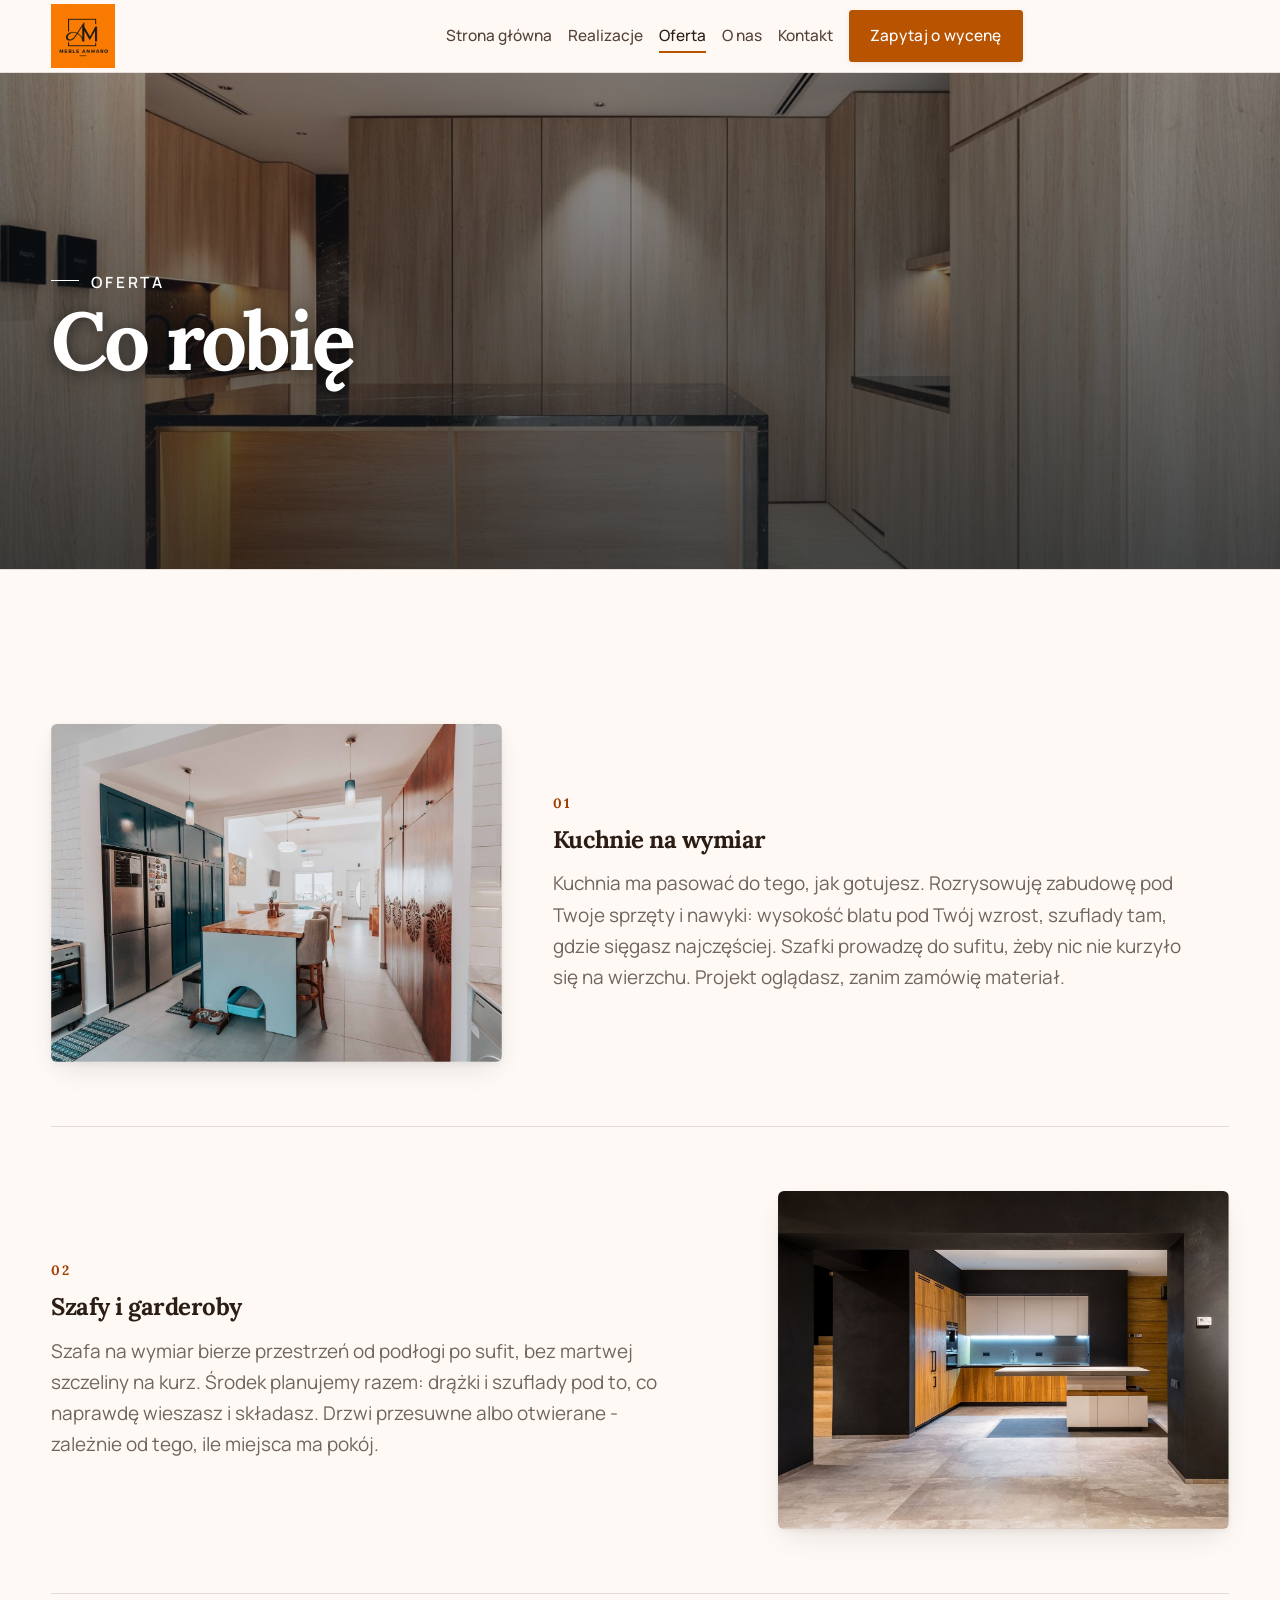
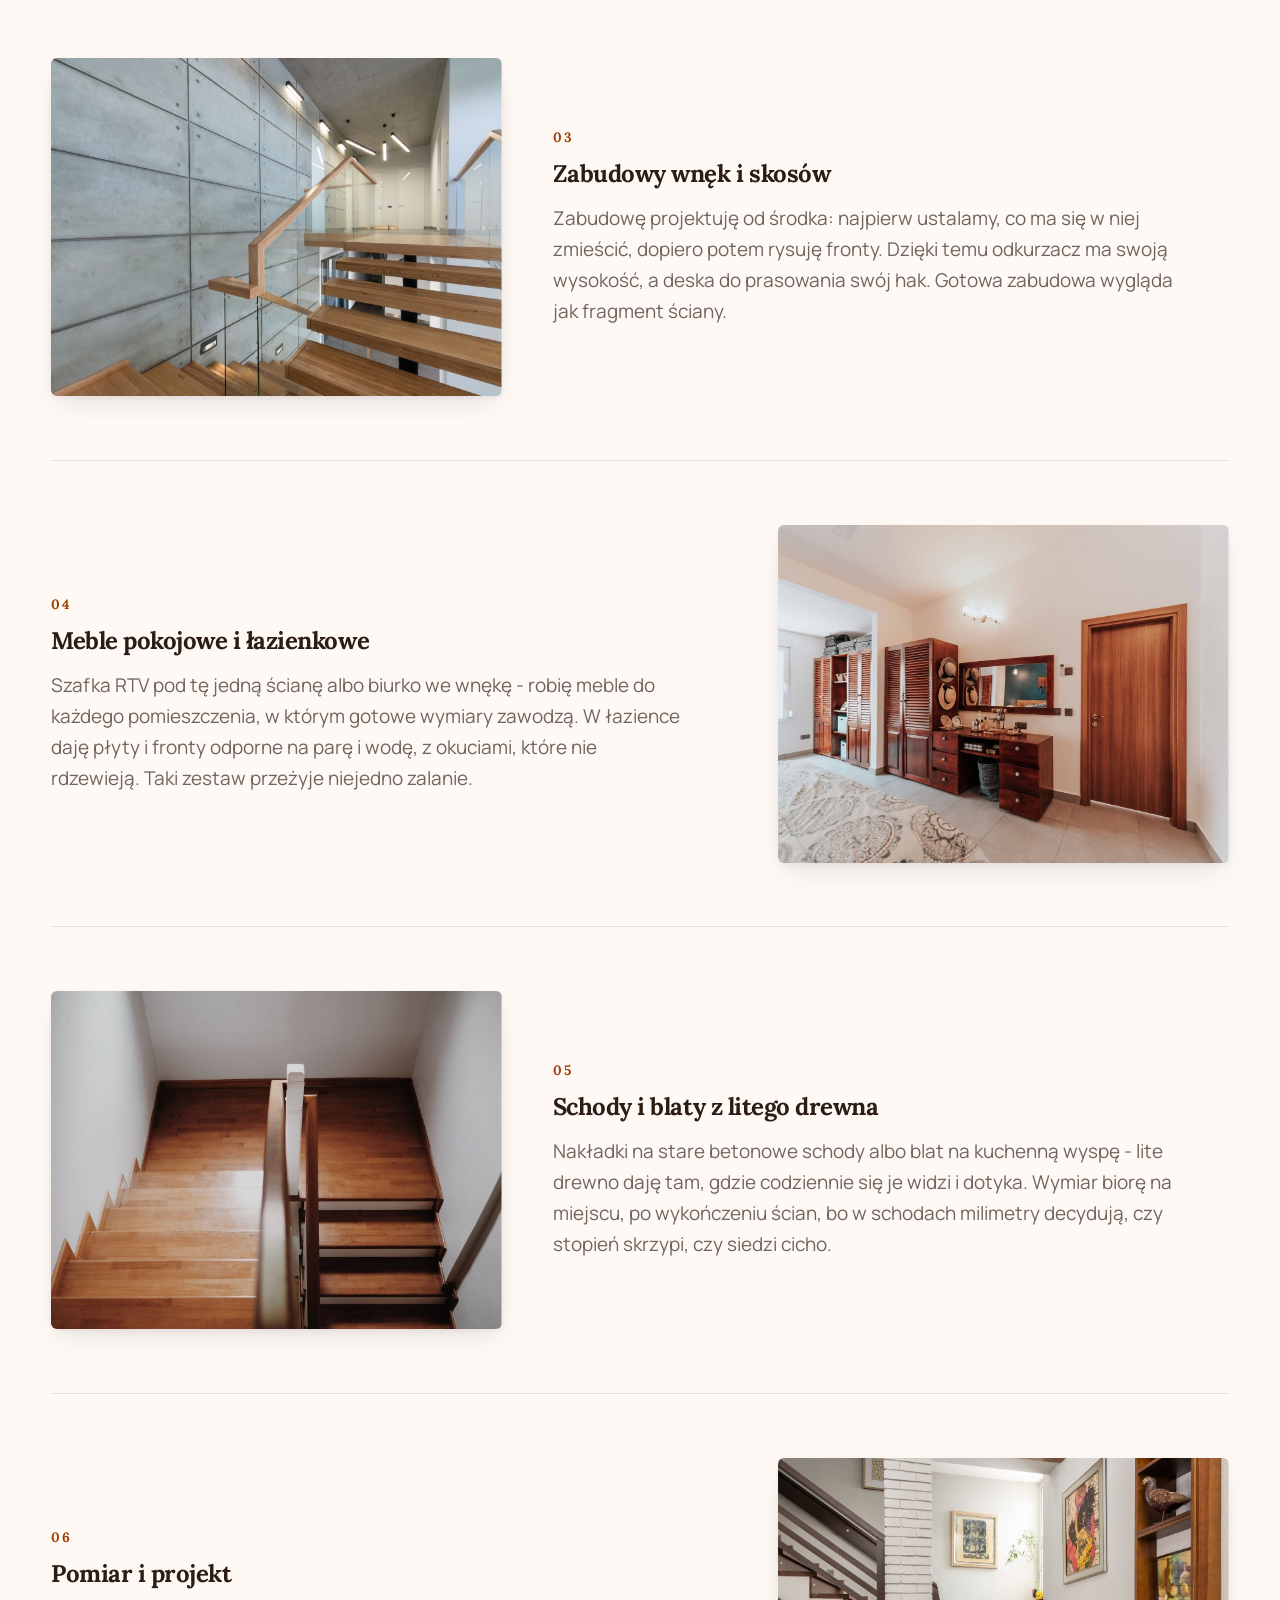
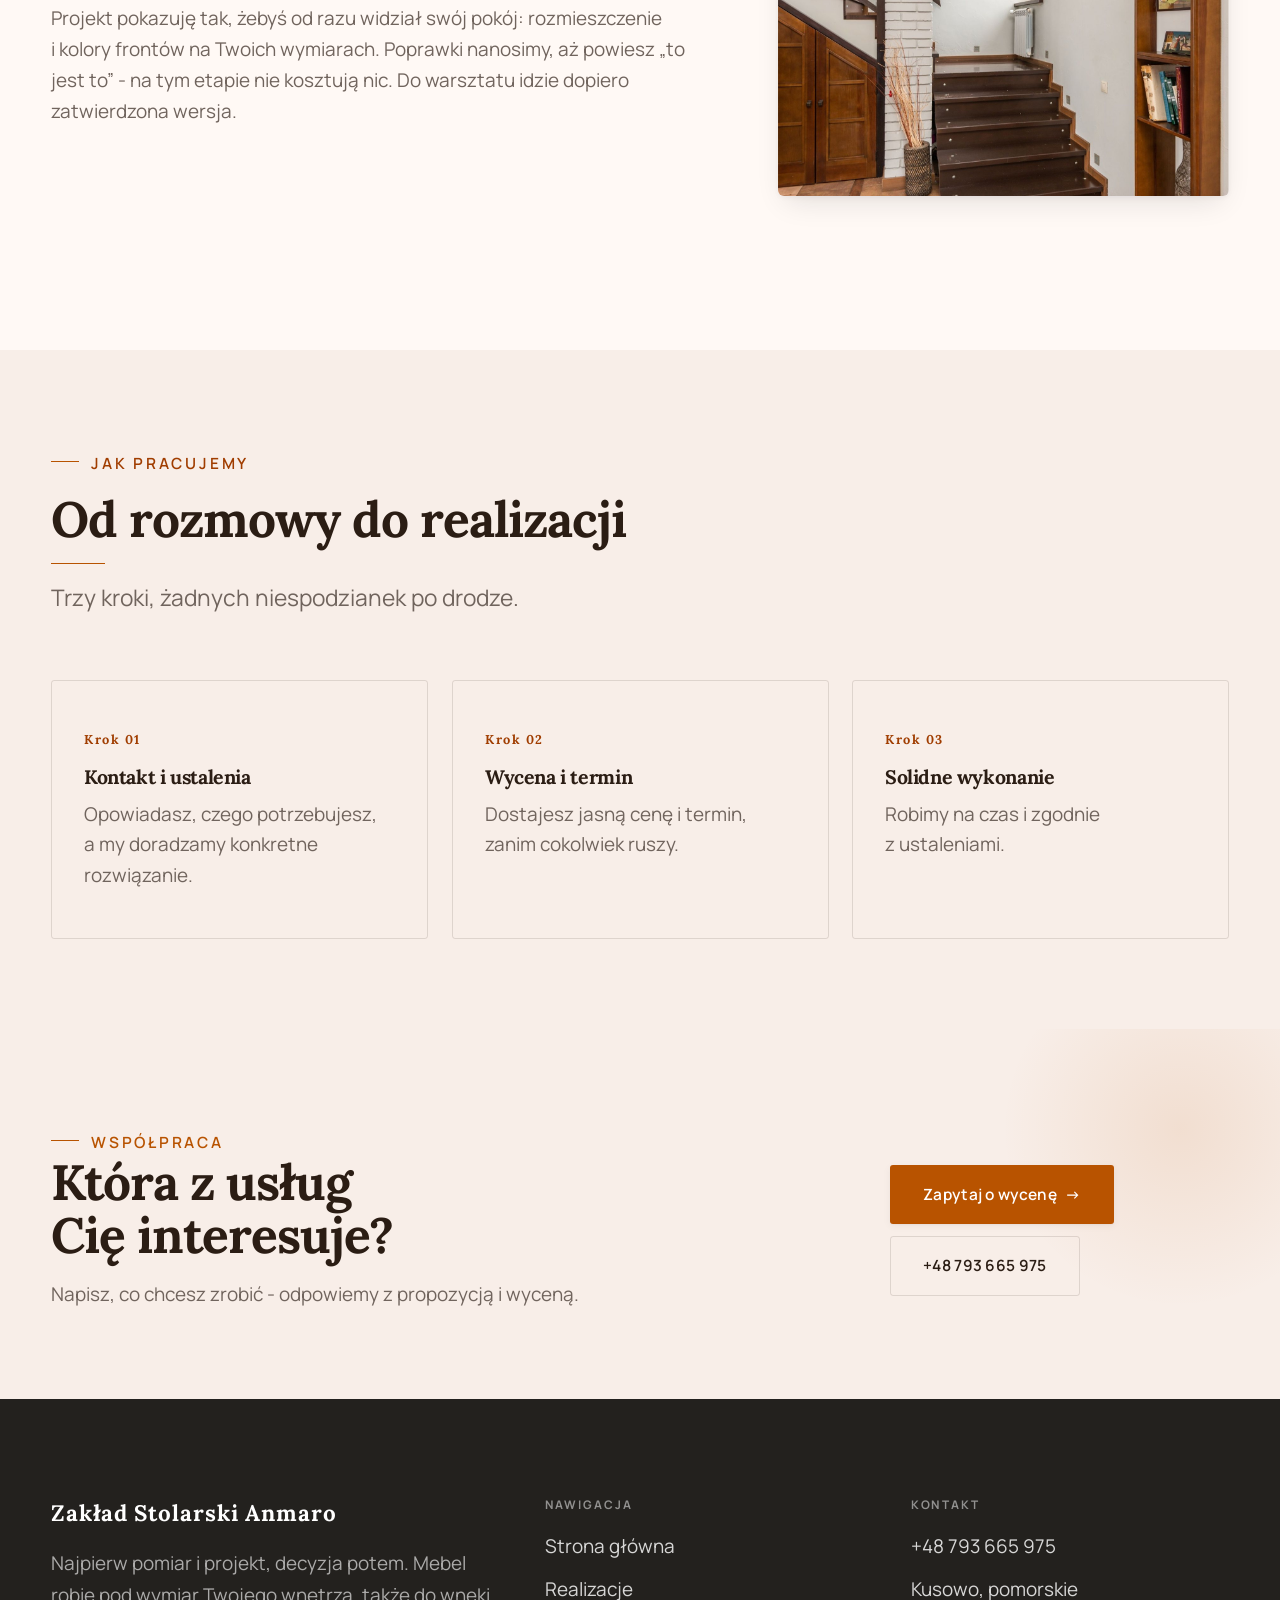
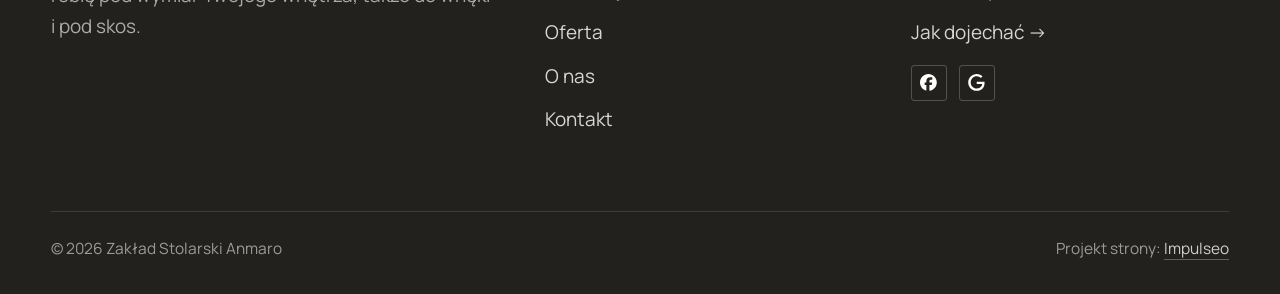
<file: oferta.html>
<!DOCTYPE html>
<html lang="pl">
<head>
<meta charset="UTF-8">
<meta name="viewport" content="width=device-width, initial-scale=1.0">
<title>Oferta - Zakład Stolarski Anmaro</title>
<meta name="description" content="Meble na wymiar w Kusowie: kuchnie, szafy i zabudowy pod Twoje wnętrze. Bezpłatny pomiar i projekt, jedna cena, montaż z gwarancją. Zadzwoń: +48 793 665 975.">
<link rel="canonical" href="https://kris20032.github.io/zaklad-stolarski-anmaro/oferta.html">
<meta name="robots" content="noindex, nofollow">
<meta property="og:type" content="website">
<meta property="og:locale" content="pl_PL">
<meta property="og:site_name" content="Zakład Stolarski Anmaro">
<meta property="og:title" content="Oferta - Zakład Stolarski Anmaro">
<meta property="og:description" content="Meble na wymiar w Kusowie: kuchnie, szafy i zabudowy pod Twoje wnętrze. Bezpłatny pomiar i projekt, jedna cena, montaż z gwarancją. Zadzwoń: +48 793 665 975.">
<meta property="og:url" content="https://kris20032.github.io/zaklad-stolarski-anmaro/oferta.html">
<meta property="og:image" content="https://kris20032.github.io/zaklad-stolarski-anmaro/img/og.jpg">
<meta property="og:image:width" content="1200">
<meta property="og:image:height" content="630">
<meta name="twitter:card" content="summary_large_image">
<link rel="preconnect" href="https://fonts.googleapis.com">
<link rel="preconnect" href="https://fonts.gstatic.com" crossorigin>
<link href="https://fonts.googleapis.com/css2?family=Lora:wght@500;600;700&family=Manrope:wght@400;500;600&display=swap" rel="stylesheet">
<link rel="stylesheet" href="assets/styles.css?v=e39fc726">
</head>
<body>

<header class="nav">
  <div class="wrap nav-inner">
    <a class="brand brand-has-logo" href="index.html"><img class="brand-logo" src="img/logo.jpg" alt="Zakład Stolarski Anmaro" width="720" height="720" decoding="async"></a>
    <nav class="nav-links">
      <a href="index.html">Strona główna</a>
      <a href="realizacje.html">Realizacje</a>
      <a href="oferta.html" class="active" aria-current="page">Oferta</a>
      <a href="o-nas.html">O nas</a>
      <a href="kontakt.html">Kontakt</a>
      <a href="kontakt.html" class="btn btn-accent">Zapytaj o wycenę</a>
    </nav>
    <button class="nav-toggle" aria-label="Menu"><span></span><span></span><span></span></button>
  </div>
</header>

<main>
<section class="pagehead">
  <img src="img/g5.jpg" alt="Zakład Stolarski Anmaro - Co robię" width="1600" height="1066" decoding="async">
  <div class="wrap">
    <span class="eyebrow">Oferta</span>
    <h1>Co robię</h1>
  </div>
</section>
<section>
  <div class="wrap">
    <div class="svc-row reveal">
      <div class="svc-row-art"><img src="img/g12.jpg" alt="Kuchnie na wymiar" loading="lazy" width="1600" height="1067" decoding="async"></div>
      <div>
        <span class="num">01</span>
        <h3>Kuchnie na wymiar</h3>
        <p class="muted">Kuchnia ma pasować do tego, jak gotujesz. Rozrysowuję zabudowę pod Twoje sprzęty i nawyki: wysokość blatu pod Twój wzrost, szuflady tam, gdzie sięgasz najczęściej. Szafki prowadzę do sufitu, żeby nic nie kurzyło się na wierzchu. Projekt oglądasz, zanim zamówię materiał.</p>
      </div>
    </div>
    <div class="svc-row rev reveal">
      <div class="svc-row-art"><img src="img/about.jpg" alt="Szafy i garderoby" loading="lazy" width="1600" height="1285" decoding="async"></div>
      <div>
        <span class="num">02</span>
        <h3>Szafy i garderoby</h3>
        <p class="muted">Szafa na wymiar bierze przestrzeń od podłogi po sufit, bez martwej szczeliny na kurz. Środek planujemy razem: drążki i szuflady pod to, co naprawdę wieszasz i składasz. Drzwi przesuwne albo otwierane - zależnie od tego, ile miejsca ma pokój.</p>
      </div>
    </div>
    <div class="svc-row reveal">
      <div class="svc-row-art"><img src="img/g1.jpg" alt="Zabudowy wnęk i skosów" loading="lazy" width="1600" height="1068" decoding="async"></div>
      <div>
        <span class="num">03</span>
        <h3>Zabudowy wnęk i skosów</h3>
        <p class="muted">Zabudowę projektuję od środka: najpierw ustalamy, co ma się w niej zmieścić, dopiero potem rysuję fronty. Dzięki temu odkurzacz ma swoją wysokość, a deska do prasowania swój hak. Gotowa zabudowa wygląda jak fragment ściany.</p>
      </div>
    </div>
    <div class="svc-row rev reveal">
      <div class="svc-row-art"><img src="img/g2.jpg" alt="Meble pokojowe i łazienkowe" loading="lazy" width="1600" height="1067" decoding="async"></div>
      <div>
        <span class="num">04</span>
        <h3>Meble pokojowe i łazienkowe</h3>
        <p class="muted">Szafka RTV pod tę jedną ścianę albo biurko we wnękę - robię meble do każdego pomieszczenia, w którym gotowe wymiary zawodzą. W łazience daję płyty i fronty odporne na parę i wodę, z okuciami, które nie rdzewieją. Taki zestaw przeżyje niejedno zalanie.</p>
      </div>
    </div>
    <div class="svc-row reveal">
      <div class="svc-row-art"><img src="img/g3.jpg" alt="Schody i blaty z litego drewna" loading="lazy" width="1600" height="1066" decoding="async"></div>
      <div>
        <span class="num">05</span>
        <h3>Schody i blaty z litego drewna</h3>
        <p class="muted">Nakładki na stare betonowe schody albo blat na kuchenną wyspę - lite drewno daję tam, gdzie codziennie się je widzi i dotyka. Wymiar biorę na miejscu, po wykończeniu ścian, bo w schodach milimetry decydują, czy stopień skrzypi, czy siedzi cicho.</p>
      </div>
    </div>
    <div class="svc-row rev reveal">
      <div class="svc-row-art"><img src="img/g4.jpg" alt="Pomiar i projekt" loading="lazy" width="1600" height="1068" decoding="async"></div>
      <div>
        <span class="num">06</span>
        <h3>Pomiar i projekt</h3>
        <p class="muted">Projekt pokazuję tak, żebyś od razu widział swój pokój: rozmieszczenie i kolory frontów na Twoich wymiarach. Poprawki nanosimy, aż powiesz „to jest to” - na tym etapie nie kosztują nic. Do warsztatu idzie dopiero zatwierdzona wersja.</p>
      </div>
    </div>
  </div>
</section>
<section class="trust">
  <div class="wrap">
    <div class="head reveal">
      <span class="eyebrow">Jak pracujemy</span>
      <h2>Od rozmowy do realizacji</h2>
      <p>Trzy kroki, żadnych niespodzianek po drodze.</p>
    </div>
    <div class="svc-grid">
      <div class="svc reveal"><div class="ic">Krok 01</div><h3>Kontakt i ustalenia</h3><p>Opowiadasz, czego potrzebujesz, a my doradzamy konkretne rozwiązanie.</p></div>
      <div class="svc reveal"><div class="ic">Krok 02</div><h3>Wycena i termin</h3><p>Dostajesz jasną cenę i termin, zanim cokolwiek ruszy.</p></div>
      <div class="svc reveal"><div class="ic">Krok 03</div><h3>Solidne wykonanie</h3><p>Robimy na czas i zgodnie z ustaleniami.</p></div>
    </div>
  </div>
</section>
<section class="cta">
  <div class="wrap">
    <div class="reveal">
      <span class="eyebrow">Współpraca</span>
      <h2>Która z usług Cię interesuje?</h2>
      <p>Napisz, co chcesz zrobić - odpowiemy z propozycją i wyceną.</p>
    </div>
    <div class="cta-actions reveal">
      <a href="kontakt.html" class="btn btn-light">Zapytaj o wycenę <span class="arr">→</span></a>
      <a href="tel:+48793665975" class="btn btn-ghost btn-ghost-cta">+48 793 665 975</a>
    </div>
  </div>
</section>
</main>

<footer>
  <div class="wrap">
    <div class="foot-grid">
      <div class="foot-brand">
        <div class="name">Zakład Stolarski Anmaro</div>
        <p>Najpierw pomiar i projekt, decyzja potem. Mebel robię pod wymiar Twojego wnętrza, także do wnęki i pod skos.</p>
      </div>
      <div class="foot-col">
        <h4>Nawigacja</h4>
        <a href="index.html">Strona główna</a>
        <a href="realizacje.html">Realizacje</a>
        <a href="oferta.html">Oferta</a>
        <a href="o-nas.html">O nas</a>
        <a href="kontakt.html">Kontakt</a>
      </div>
      <div class="foot-col">
        <h4>Kontakt</h4>
        <a href="tel:+48793665975">+48 793 665 975</a>
        <p>Kusowo, pomorskie</p>
        <a href="https://www.google.com/maps/place/Zak%C5%82ad+Stolarski+Anmaro/@54.4348258,17.079936,17z/data=!3m1!4b1!4m6!3m5!1s0x46fe1a9366286407:0x318e5cf6ac6516e!8m2!3d54.4348258!4d17.079936!16s%2Fg%2F11c2qym01x" target="_blank" rel="noopener">Jak dojechać →</a>
      <div class="foot-soc">
        <a class="soc" href="https://www.facebook.com/MebleAnmaro/" target="_blank" rel="noopener" aria-label="Facebook - Zakład Stolarski Anmaro"><svg viewBox="0 0 24 24" aria-hidden="true" focusable="false"><path d="M9.101 23.691v-7.98H6.627v-3.667h2.474v-1.58c0-4.085 1.848-5.978 5.858-5.978.401 0 .955.042 1.468.103a8.68 8.68 0 0 1 1.141.195v3.325a8.623 8.623 0 0 0-.653-.036 26.805 26.805 0 0 0-.733-.009c-.707 0-1.259.096-1.675.309a1.686 1.686 0 0 0-.679.622c-.258.42-.374.995-.374 1.752v1.297h3.919l-.386 2.103-.287 1.564h-3.246v8.245C19.396 23.238 24 18.179 24 12.044c0-6.627-5.373-12-12-12s-12 5.373-12 12c0 5.628 3.874 10.35 9.101 11.647Z" fill="currentColor"/></svg></a>
        <a class="soc" href="https://www.google.com/maps/place/Zak%C5%82ad+Stolarski+Anmaro/@54.4348258,17.079936,17z/data=!3m1!4b1!4m6!3m5!1s0x46fe1a9366286407:0x318e5cf6ac6516e!8m2!3d54.4348258!4d17.079936!16s%2Fg%2F11c2qym01x" target="_blank" rel="noopener" aria-label="Google - Zakład Stolarski Anmaro"><svg viewBox="0 0 24 24" aria-hidden="true" focusable="false"><path d="M12.48 10.92v3.28h7.84c-.24 1.84-.853 3.187-1.787 4.133-1.147 1.147-2.933 2.4-6.053 2.4-4.827 0-8.6-3.893-8.6-8.72s3.773-8.72 8.6-8.72c2.6 0 4.507 1.027 5.907 2.347l2.307-2.307C18.747 1.44 16.133 0 12.48 0 5.867 0 .307 5.387.307 12s5.56 12 12.173 12c3.573 0 6.267-1.173 8.373-3.36 2.16-2.16 2.84-5.213 2.84-7.667 0-.76-.053-1.467-.173-2.053H12.48z" fill="currentColor"/></svg></a>
      </div>
      </div>
    </div>
    <div class="foot-bot">
      <span>© 2026 Zakład Stolarski Anmaro</span>
      <span>Projekt strony: <a class="foot-credit" href="https://impulseo.pl" target="_blank" rel="noopener">Impulseo</a></span>
    </div>
  </div>
</footer>
<div class="sticky-reserve"><a class="sr-book" href="kontakt.html">Zapytaj o wycenę</a><a class="sr-call" href="tel:+48793665975" aria-label="Zadzwoń"><svg class="ico-tel" width="16" height="16" viewBox="0 0 24 24" fill="none" aria-hidden="true"><path d="M6.6 10.8a15.5 15.5 0 0 0 6.6 6.6l2.2-2.2a1 1 0 0 1 1-.24 11.4 11.4 0 0 0 3.6.58 1 1 0 0 1 1 1V20a1 1 0 0 1-1 1A17 17 0 0 1 3 4a1 1 0 0 1 1-1h3.5a1 1 0 0 1 1 1c0 1.25.2 2.46.58 3.6a1 1 0 0 1-.25 1l-2.23 2.2Z" fill="currentColor"/></svg></a></div>
<div class="demo-wazne" data-do="2026-10-22" data-cykl="3" hidden><svg class="dw-ico" width="13" height="13" viewBox="0 0 24 24" fill="none" aria-hidden="true"><circle cx="12" cy="12" r="8.6" stroke="currentColor" stroke-width="1.8"/><path d="M12 7.2V12l3.3 2" stroke="currentColor" stroke-width="1.8" stroke-linecap="round"/></svg><span class="dw-txt"></span></div>

<script src="assets/main.js"></script>
</body>
</html>
</file>
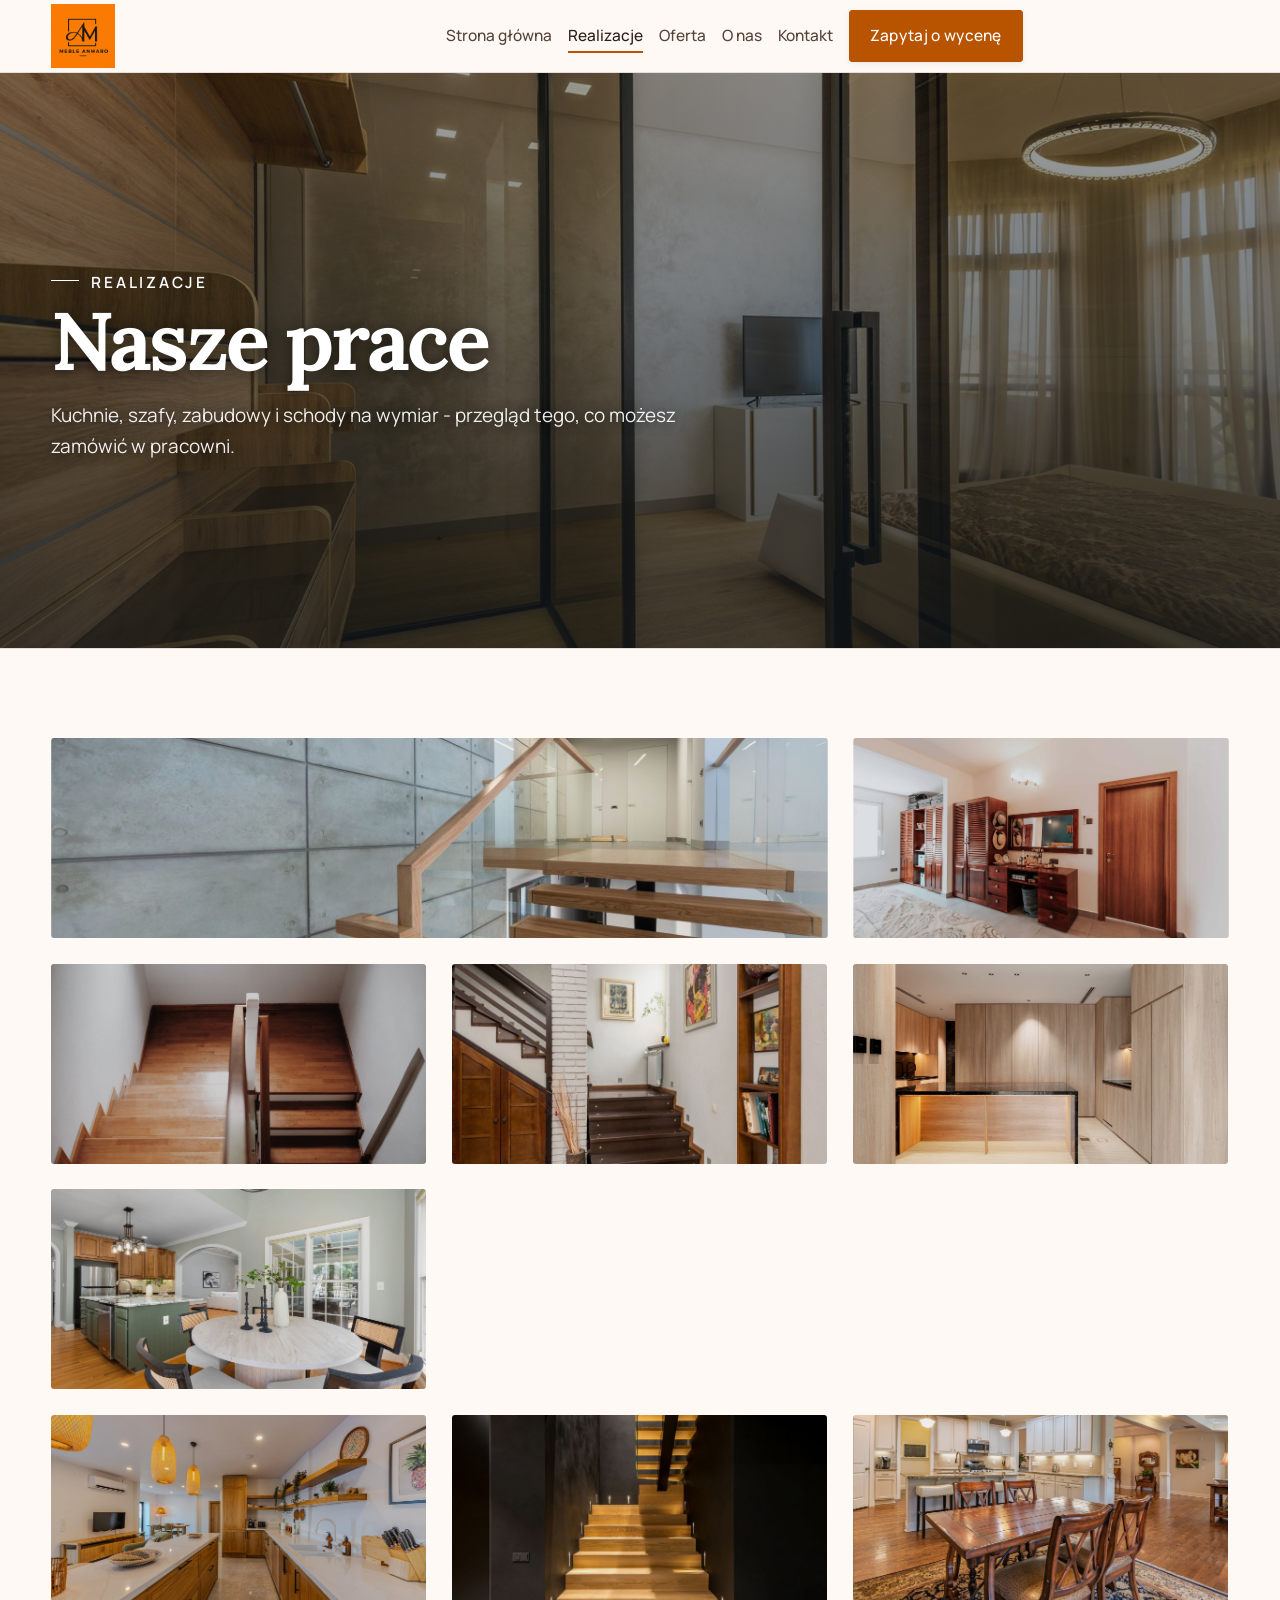
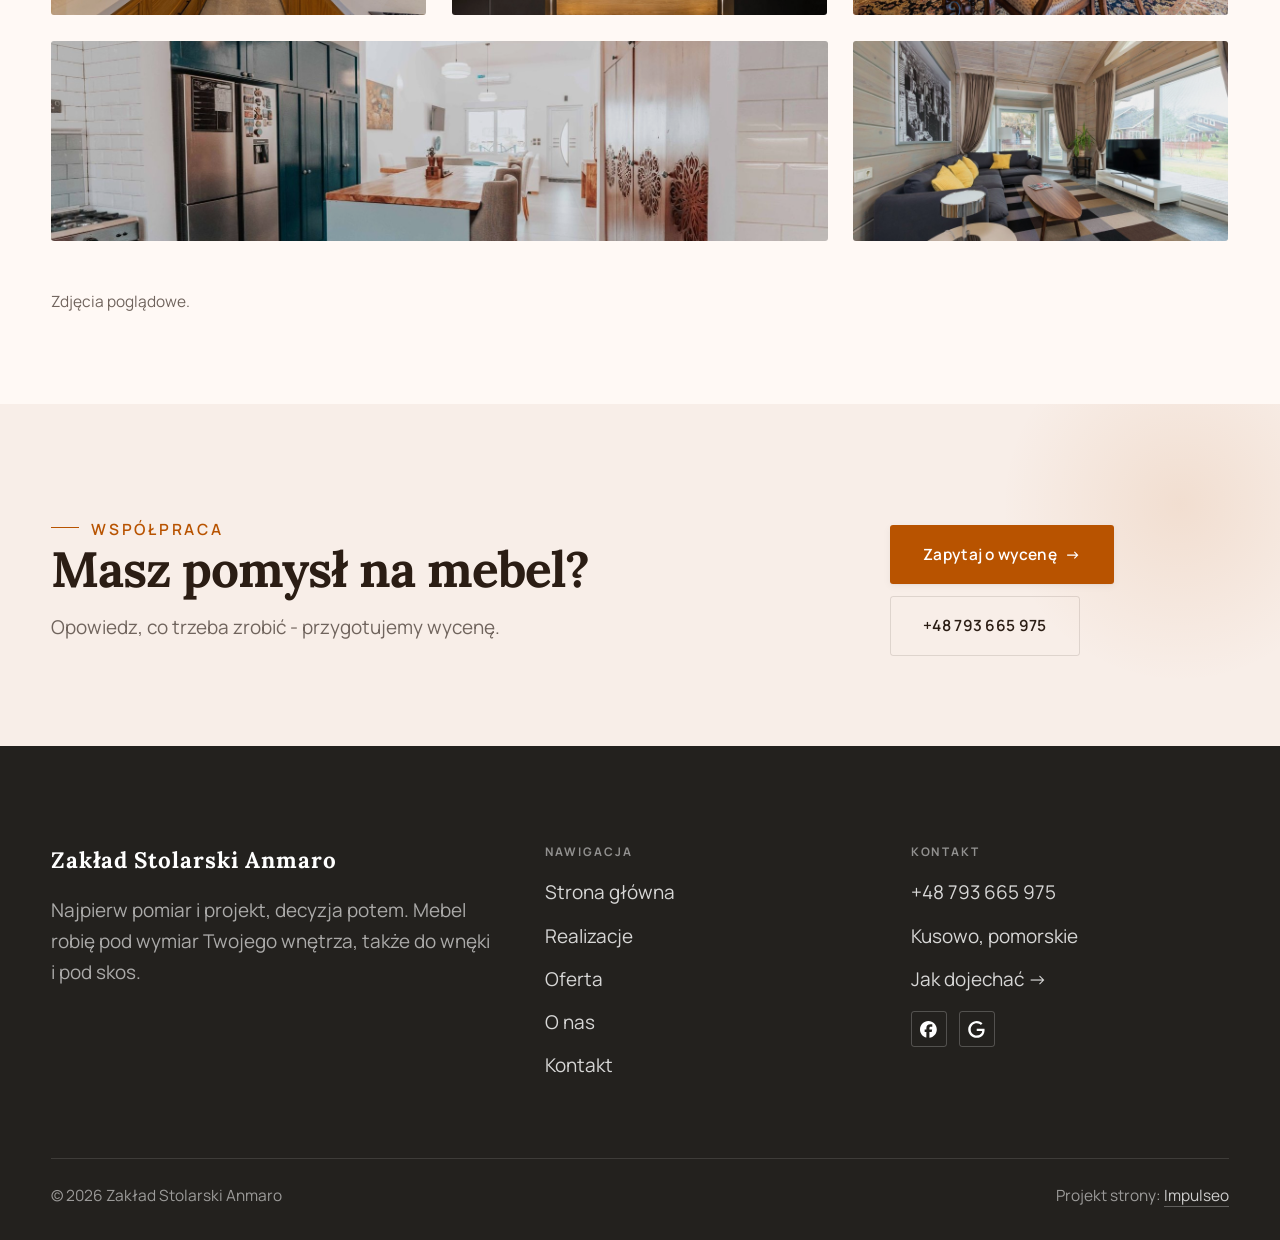
<file: realizacje.html>
<!DOCTYPE html>
<html lang="pl">
<head>
<meta charset="UTF-8">
<meta name="viewport" content="width=device-width, initial-scale=1.0">
<title>Realizacje - Zakład Stolarski Anmaro</title>
<meta name="description" content="Realizacje Zakład Stolarski Anmaro: Kuchnia na wymiar, Szafa wnękowa, Garderoba, Zabudowa pod skosem, Blat z litego drewna">
<link rel="canonical" href="https://kris20032.github.io/zaklad-stolarski-anmaro/realizacje.html">
<meta name="robots" content="noindex, nofollow">
<meta property="og:type" content="website">
<meta property="og:locale" content="pl_PL">
<meta property="og:site_name" content="Zakład Stolarski Anmaro">
<meta property="og:title" content="Realizacje - Zakład Stolarski Anmaro">
<meta property="og:description" content="Realizacje Zakład Stolarski Anmaro: Kuchnia na wymiar, Szafa wnękowa, Garderoba, Zabudowa pod skosem, Blat z litego drewna">
<meta property="og:url" content="https://kris20032.github.io/zaklad-stolarski-anmaro/realizacje.html">
<meta property="og:image" content="https://kris20032.github.io/zaklad-stolarski-anmaro/img/og.jpg">
<meta property="og:image:width" content="1200">
<meta property="og:image:height" content="630">
<meta name="twitter:card" content="summary_large_image">
<link rel="preconnect" href="https://fonts.googleapis.com">
<link rel="preconnect" href="https://fonts.gstatic.com" crossorigin>
<link href="https://fonts.googleapis.com/css2?family=Lora:wght@500;600;700&family=Manrope:wght@400;500;600&display=swap" rel="stylesheet">
<link rel="stylesheet" href="assets/styles.css?v=e39fc726">
</head>
<body>

<header class="nav">
  <div class="wrap nav-inner">
    <a class="brand brand-has-logo" href="index.html"><img class="brand-logo" src="img/logo.jpg" alt="Zakład Stolarski Anmaro" width="720" height="720" decoding="async"></a>
    <nav class="nav-links">
      <a href="index.html">Strona główna</a>
      <a href="realizacje.html" class="active" aria-current="page">Realizacje</a>
      <a href="oferta.html">Oferta</a>
      <a href="o-nas.html">O nas</a>
      <a href="kontakt.html">Kontakt</a>
      <a href="kontakt.html" class="btn btn-accent">Zapytaj o wycenę</a>
    </nav>
    <button class="nav-toggle" aria-label="Menu"><span></span><span></span><span></span></button>
  </div>
</header>

<main>
<section class="pagehead">
  <img src="img/g11.jpg" alt="Zakład Stolarski Anmaro - Nasze prace" width="1600" height="1068" decoding="async">
  <div class="wrap">
    <span class="eyebrow">Realizacje</span>
    <h1>Nasze prace</h1>
    <p>Kuchnie, szafy, zabudowy i schody na wymiar - przegląd tego, co możesz zamówić w pracowni.</p>
  </div>
</section>
<section>
  <div class="wrap">
    <div class="gallery">
      <div class="tile t-two3 reveal"><img src="img/g1.jpg" alt="Zakład Stolarski Anmaro" loading="lazy" width="1600" height="1068" decoding="async"></div>
      <div class="tile t-third reveal"><img src="img/g2.jpg" alt="Zakład Stolarski Anmaro" loading="lazy" width="1600" height="1067" decoding="async"></div>
      <div class="tile t-third reveal"><img src="img/g3.jpg" alt="Zakład Stolarski Anmaro" loading="lazy" width="1600" height="1066" decoding="async"></div>
      <div class="tile t-third reveal"><img src="img/g4.jpg" alt="Zakład Stolarski Anmaro" loading="lazy" width="1600" height="1068" decoding="async"></div>
      <div class="tile t-third reveal"><img src="img/g5.jpg" alt="Zakład Stolarski Anmaro" loading="lazy" width="1600" height="1066" decoding="async"></div>
      <div class="tile t-third reveal"><img src="img/g6.jpg" alt="Zakład Stolarski Anmaro" loading="lazy" width="1600" height="1066" decoding="async"></div>
      <div class="tile t-two3 reveal"><img src="img/g7.jpg" alt="Zakład Stolarski Anmaro" loading="lazy" width="1600" height="1068" decoding="async"></div>
      <div class="tile t-third reveal"><img src="img/g8.jpg" alt="Zakład Stolarski Anmaro" loading="lazy" width="1600" height="1066" decoding="async"></div>
      <div class="tile t-third reveal"><img src="img/g9.jpg" alt="Zakład Stolarski Anmaro" loading="lazy" width="1600" height="1068" decoding="async"></div>
      <div class="tile t-third reveal"><img src="img/g10.jpg" alt="Zakład Stolarski Anmaro" loading="lazy" width="1600" height="1066" decoding="async"></div>
      <div class="tile t-two3 reveal"><img src="img/g12.jpg" alt="Zakład Stolarski Anmaro" loading="lazy" width="1600" height="1067" decoding="async"></div>
      <div class="tile t-third reveal"><img src="img/g13.jpg" alt="Zakład Stolarski Anmaro" loading="lazy" width="1600" height="1068" decoding="async"></div>
    </div>
    <p class="muted reveal" style="margin-top:var(--space-7);font-size:var(--text-sm);max-width:62ch">Zdjęcia poglądowe.</p>
  </div>
</section>
<section class="cta">
  <div class="wrap">
    <div class="reveal">
      <span class="eyebrow">Współpraca</span>
      <h2>Masz pomysł na mebel?</h2>
      <p>Opowiedz, co trzeba zrobić - przygotujemy wycenę.</p>
    </div>
    <div class="cta-actions reveal">
      <a href="kontakt.html" class="btn btn-light">Zapytaj o wycenę <span class="arr">→</span></a>
      <a href="tel:+48793665975" class="btn btn-ghost btn-ghost-cta">+48 793 665 975</a>
    </div>
  </div>
</section>
</main>

<footer>
  <div class="wrap">
    <div class="foot-grid">
      <div class="foot-brand">
        <div class="name">Zakład Stolarski Anmaro</div>
        <p>Najpierw pomiar i projekt, decyzja potem. Mebel robię pod wymiar Twojego wnętrza, także do wnęki i pod skos.</p>
      </div>
      <div class="foot-col">
        <h4>Nawigacja</h4>
        <a href="index.html">Strona główna</a>
        <a href="realizacje.html">Realizacje</a>
        <a href="oferta.html">Oferta</a>
        <a href="o-nas.html">O nas</a>
        <a href="kontakt.html">Kontakt</a>
      </div>
      <div class="foot-col">
        <h4>Kontakt</h4>
        <a href="tel:+48793665975">+48 793 665 975</a>
        <p>Kusowo, pomorskie</p>
        <a href="https://www.google.com/maps/place/Zak%C5%82ad+Stolarski+Anmaro/@54.4348258,17.079936,17z/data=!3m1!4b1!4m6!3m5!1s0x46fe1a9366286407:0x318e5cf6ac6516e!8m2!3d54.4348258!4d17.079936!16s%2Fg%2F11c2qym01x" target="_blank" rel="noopener">Jak dojechać →</a>
      <div class="foot-soc">
        <a class="soc" href="https://www.facebook.com/MebleAnmaro/" target="_blank" rel="noopener" aria-label="Facebook - Zakład Stolarski Anmaro"><svg viewBox="0 0 24 24" aria-hidden="true" focusable="false"><path d="M9.101 23.691v-7.98H6.627v-3.667h2.474v-1.58c0-4.085 1.848-5.978 5.858-5.978.401 0 .955.042 1.468.103a8.68 8.68 0 0 1 1.141.195v3.325a8.623 8.623 0 0 0-.653-.036 26.805 26.805 0 0 0-.733-.009c-.707 0-1.259.096-1.675.309a1.686 1.686 0 0 0-.679.622c-.258.42-.374.995-.374 1.752v1.297h3.919l-.386 2.103-.287 1.564h-3.246v8.245C19.396 23.238 24 18.179 24 12.044c0-6.627-5.373-12-12-12s-12 5.373-12 12c0 5.628 3.874 10.35 9.101 11.647Z" fill="currentColor"/></svg></a>
        <a class="soc" href="https://www.google.com/maps/place/Zak%C5%82ad+Stolarski+Anmaro/@54.4348258,17.079936,17z/data=!3m1!4b1!4m6!3m5!1s0x46fe1a9366286407:0x318e5cf6ac6516e!8m2!3d54.4348258!4d17.079936!16s%2Fg%2F11c2qym01x" target="_blank" rel="noopener" aria-label="Google - Zakład Stolarski Anmaro"><svg viewBox="0 0 24 24" aria-hidden="true" focusable="false"><path d="M12.48 10.92v3.28h7.84c-.24 1.84-.853 3.187-1.787 4.133-1.147 1.147-2.933 2.4-6.053 2.4-4.827 0-8.6-3.893-8.6-8.72s3.773-8.72 8.6-8.72c2.6 0 4.507 1.027 5.907 2.347l2.307-2.307C18.747 1.44 16.133 0 12.48 0 5.867 0 .307 5.387.307 12s5.56 12 12.173 12c3.573 0 6.267-1.173 8.373-3.36 2.16-2.16 2.84-5.213 2.84-7.667 0-.76-.053-1.467-.173-2.053H12.48z" fill="currentColor"/></svg></a>
      </div>
      </div>
    </div>
    <div class="foot-bot">
      <span>© 2026 Zakład Stolarski Anmaro</span>
      <span>Projekt strony: <a class="foot-credit" href="https://impulseo.pl" target="_blank" rel="noopener">Impulseo</a></span>
    </div>
  </div>
</footer>
<div class="sticky-reserve"><a class="sr-book" href="kontakt.html">Zapytaj o wycenę</a><a class="sr-call" href="tel:+48793665975" aria-label="Zadzwoń"><svg class="ico-tel" width="16" height="16" viewBox="0 0 24 24" fill="none" aria-hidden="true"><path d="M6.6 10.8a15.5 15.5 0 0 0 6.6 6.6l2.2-2.2a1 1 0 0 1 1-.24 11.4 11.4 0 0 0 3.6.58 1 1 0 0 1 1 1V20a1 1 0 0 1-1 1A17 17 0 0 1 3 4a1 1 0 0 1 1-1h3.5a1 1 0 0 1 1 1c0 1.25.2 2.46.58 3.6a1 1 0 0 1-.25 1l-2.23 2.2Z" fill="currentColor"/></svg></a></div>
<div class="demo-wazne" data-do="2026-10-22" data-cykl="3" hidden><svg class="dw-ico" width="13" height="13" viewBox="0 0 24 24" fill="none" aria-hidden="true"><circle cx="12" cy="12" r="8.6" stroke="currentColor" stroke-width="1.8"/><path d="M12 7.2V12l3.3 2" stroke="currentColor" stroke-width="1.8" stroke-linecap="round"/></svg><span class="dw-txt"></span></div>

<script src="assets/main.js"></script>
</body>
</html>
</file>
<file: assets/styles.css>
/* ============================================================
   STOLBASZ — premium, architektoniczny B2B fit-out
   Jasna paleta, zero brązu. System wg premium-web-craft.
   Projekt strony: Impulseo (impulseo.pl)
   ============================================================ */

:root{
  /* PALETA — jasna, architektoniczna, chłodna */
  --paper:#F3F1EC;          /* główne tło */
  --paper-2:#E6E3DB;        /* sekcje alternatywne (chłodny jasny szary) */
  --paper-3:#E6E3DB;        /* delikatne wypełnienia */
  --ink:#23211E;            /* tekst główny — chłodny grafit */
  --ink-soft:#43403A;       /* nagłówki drugorzędne */
  --muted:#87837A;          /* tekst poboczny */
  --line:rgba(35,33,30,.12);/* hairline */
  --accent:#8A6B3C;         /* stonowany petrol-slate — jedyny akcent */
  --accent-d:#6E5430;
  --accent-soft:rgba(138,107,60,.10);
  --dark:#23211E;           /* sekcje ciemne (stopka/CTA) */

  /* HOVER ZDJĘĆ — JEDEN standard dla całego silnika (decyzja K. 04.08.2026, artefakt z wariantami).
     AKTUALNE (K.+Szymon 09.08.2026, wybór z artefaktu 6 wariantów): zoom 1.05 przy 1.4s -
     przy tak długim czasie mocniejszy kadr NIE skacze, tylko „oddycha". Poprzedni standard
     (1.02 / .55s z 04.08) odbierany jako dynamiczny i szybki.
     Spoczynek lekko przygaszony, ale TYLKO tam, gdzie jest mysz (@media hover:hover) —
     na telefonie zdjęcia zostają w pełnej jasności. */
  --img-zoom:1.05;                   /* K.+Szymon 09.08: wariant F z artefaktu porównawczego */
  --img-rest:brightness(.95) saturate(.99);
  --img-hot:brightness(1.06) saturate(1.05);
  --img-dur:1.4s;                    /* K.+Szymon 09.08 (wariant F): powoli = elegancko */
  --img-ease:cubic-bezier(.16,.84,.44,1);  /* miękki ogon, efekt „oddychania" */

  /* ODSTĘPY — skala 4/8 */
  --space-1:4px; --space-2:8px; --space-3:12px; --space-4:16px; --space-5:24px;
  --space-6:32px; --space-7:48px; --space-8:64px; --space-9:96px; --space-10:128px;

  /* TYPOGRAFIA — fluid clamp() (skala podbita 16.07.2026: większe, czytelniejsze litery — uwaga Adama) */
  --text-sm:clamp(.9rem,.87rem + .12vw,1rem);
  --text-base:clamp(1.08rem,1.04rem + .18vw,1.2rem);
  --text-lg:clamp(1.24rem,1.15rem + .34vw,1.44rem);
  --text-h3:clamp(1.34rem,1.22rem + .55vw,1.66rem);
  --text-h2:clamp(2.1rem,1.66rem + 2.1vw,3.1rem);
  --text-h1:clamp(2.9rem,2.1rem + 4vw,5.1rem);

  /* PROMIENIE — architektoniczne, raczej ostre */
  --r-sm:3px; --r-md:6px; --r-lg:10px;

  /* RUCH */
  --ease:cubic-bezier(.25,.46,.45,.94); --dur:.24s;

  /* CIENIE — miękkie, warstwowe */
  --sh-sm:0 1px 2px rgba(16,24,32,.04), 0 2px 8px rgba(16,24,32,.05);
  --sh-md:0 2px 6px rgba(16,24,32,.05), 0 12px 28px -8px rgba(16,24,32,.12);
  --sh-lg:0 6px 14px rgba(16,24,32,.07), 0 26px 56px -18px rgba(16,24,32,.22);

  --hairline:1px solid var(--line);

  --font-display:'Lora',serif;
  --font-body:'Manrope',sans-serif;
}

*{box-sizing:border-box;margin:0;padding:0}
html{scroll-behavior:smooth}
body{
  font-family:var(--font-body);
  font-size:var(--text-base);
  line-height:1.65;
  color:var(--ink);
  background:var(--paper);
  -webkit-font-smoothing:antialiased;
  text-rendering:optimizeLegibility;
}
img{max-width:100%;height:auto;display:block}  /* height:auto = width/height z atrybutów trzyma proporcje (TOP#12) */
a{color:inherit;text-decoration:none}

.wrap{width:min(92%,1180px);margin-inline:auto}
section{padding-block:clamp(52px,6.5vw,96px)}

h1,h2,h3{font-family:var(--font-display);font-weight:700;line-height:1.08;letter-spacing:-.02em;color:var(--ink)}
h1{font-size:var(--text-h1);letter-spacing:-.035em}
h2{font-size:var(--text-h2);letter-spacing:-.025em}
h3{font-size:var(--text-h3)}
/* MIARA — długość wiersza. WCAG 2.2 SC 1.4.8: max 80 znaków; Butterick: 45–90.
   68ch daje realnie 72–78 znaków polskiego tekstu, czyli z zapasem pod granicą.
   Wcześniej limit miał TYLKO <p> — <li>, <blockquote> i <dd> nie miały żadnego,
   i to jedyny powód, dla którego 23 bloki na dwóch oddanych stronach jadą po
   83–106 znaków w wierszu (pomiar 07.08.2026, bramka `miara`).
   ⚠️ Listy i definicje ograniczamy TYLKO bez klasy: `ul`/`ol` z klasą to u nas
   układ (siatki kafli, menu), a nie tekst ciągły — tam miarę wyznacza układ. */
/* 60ch, nie 68ch (K. 10.08): po zmianie fontów na węższe kroje (DM Sans i spółka)
   w 68ch mieściło się ~90 znaków - bramka pikselowa słusznie zgłaszała przekroczenie
   granicy 80. Pomiar na żywej przeglądarce: 60ch = 90 znaków, 53ch = ~78 znaków, czyli normę WCAG 1.4.8. */
:root{ --miara:53ch }
p{max-width:min(100%,var(--miara))}
blockquote,
ul:not([class])>li, ol:not([class])>li,
dl:not([class])>dd{max-width:min(100%,var(--miara))}

/* ⚠️ Świadomie BEZ wyjątku `.tile p,.card p,.svc p{max-width:none}`, choć nasuwa się sam:
   te akapity BYŁY już ograniczone (stare `p{max-width:65ch}`), więc „wyjątek" nie odblokowałby
   niczego nowego — tylko ROZLUŹNIŁ stan sprzed zmiany na wszystkich demach naraz.
   `figcaption` żadna z reguł wyżej nie dotyczy, więc też nie potrzebuje zwolnienia. */

/* ŁAMANIE. `balance` wyrównuje długości wierszy w nagłówku, `pretty` pilnuje ostatniego
   wiersza akapitu, żeby nie został w nim jeden wyraz. Obsługiwane od Chrome 117 /
   Safari 17.5; starsze przeglądarki po prostu ignorują tę własność.
   `text-wrap:pretty` nie występowało dotąd ANI RAZ w silniku ani w repo klientów. */
h1,h2,h3,.lead,.lede{text-wrap:balance}
p,li,blockquote,dd{text-wrap:pretty}

.eyebrow{
  font-family:var(--font-body);
  font-size:var(--text-sm);
  font-weight:600;
  letter-spacing:.18em;
  text-transform:uppercase;
  color:var(--accent);
  display:inline-flex;align-items:center;gap:var(--space-3);
}
/* flex:none + margin-top = kreska trzyma się PIERWSZEJ linii. Wcześniej align-items:center
   centrowało ją względem całego bloku i przy zawinięciu (długi kicker typu
   „…WNĘTRZ · LESZNO · OD 2019") druga linia lądowała z brzydkim wcięciem. */
.eyebrow{align-items:flex-start}
.eyebrow>*,.eyebrow{text-wrap:balance}   /* dlugi kicker lamal sie na sierote typu samo „2019" w drugiej linii */
.eyebrow::before{content:"";width:28px;height:1px;background:var(--accent);display:inline-block;flex:none;margin-top:.62em}

.muted{color:var(--muted)}
.lead{font-size:var(--text-lg);line-height:1.55;color:var(--ink-soft);max-width:50ch}

/* ---------- BUTTONS ---------- */
.btn{
  display:inline-flex;align-items:center;gap:var(--space-2);
  font-weight:600;font-size:var(--text-sm);letter-spacing:.02em;
  padding:var(--space-4) var(--space-6);
  border-radius:var(--r-sm);
  transition:transform var(--dur) var(--ease),box-shadow var(--dur) var(--ease),background var(--dur) var(--ease);
  cursor:pointer;border:1px solid transparent;
}
.btn-accent{background:var(--accent);color:#fff;box-shadow:var(--sh-sm)}
.btn-accent:hover{background:var(--accent-d);transform:translateY(-2px);box-shadow:var(--sh-md)}
.btn-accent:active{transform:translateY(0);box-shadow:var(--sh-sm)}
.btn-ghost{background:transparent;color:var(--ink);border-color:var(--line)}
.btn-ghost:hover{border-color:var(--accent);color:var(--accent);transform:translateY(-2px)}
.btn-light{background:#fff;color:var(--ink);box-shadow:var(--sh-sm)}
.btn-light:hover{transform:translateY(-2px);box-shadow:var(--sh-md)}
.btn .arr{transition:transform var(--dur) var(--ease)}
.btn:hover .arr{transform:translateX(4px)}

/* ---------- NAV ---------- */
.nav{
  position:sticky;top:0;z-index:50;
  background:color-mix(in srgb,var(--paper) 88%,transparent);
  backdrop-filter:saturate(140%) blur(10px);
  border-bottom:var(--hairline);
}
.nav-inner{display:flex;align-items:center;justify-content:space-between;gap:var(--space-5);height:72px}
/* ANTY-NACHODZENIE (K. 05.08.2026): długa nazwa firmy + przycisk z pełnym numerem nie mieściły się w pasku
   i flex ściskał linki PONIŻEJ ich treści - "Kontakt" wchodził na ramkę "Zadzwoń +48 ...". Teraz ustępuje
   nazwa marki (skrót wielokropkiem), a menu i przycisk nigdy się nie kurczą ani nie zachodzą na siebie. */
.brand{display:flex;flex-direction:column;line-height:1;min-width:0;flex:0 1 auto}
.brand .name{font-family:var(--font-display);font-weight:800;font-size:1.35rem;letter-spacing:.04em;white-space:nowrap;overflow:hidden;text-overflow:ellipsis}
.brand .sub{font-size:.62rem;letter-spacing:.34em;text-transform:uppercase;color:var(--muted);margin-top:5px;white-space:nowrap;overflow:hidden;text-overflow:ellipsis}
.nav-links{display:flex;align-items:center;gap:var(--space-6);flex:0 0 auto}
.nav-links a{font-size:var(--text-sm);font-weight:500;color:var(--ink-soft);position:relative;padding-block:4px;white-space:nowrap;transition:color var(--dur) var(--ease)}
.nav-links a::after{content:"";position:absolute;left:0;bottom:0;width:0;height:1.5px;background:var(--accent);transition:width var(--dur) var(--ease)}
.nav-links a:hover,.nav-links a.active{color:var(--ink)}
.nav-links a:hover::after,.nav-links a.active::after{width:100%}
.nav-links .btn{padding:var(--space-2) var(--space-5)}
/* przyciski w nav: właściwy kolor (przebij .nav-links a) + bez podkreślenia */
.nav-links a.btn-accent{color:#fff}
.nav-links a.btn-ghost,.nav-links a.btn-light{color:var(--ink)}
/* CTA w pasku: NIE podkreślenie spod linków menu, ale ten sam przelatujący błysk,
   co na wszystkich innych przyciskach (zgłoszenie K. 13.08.2026 - „na hero jest efekt
   światła przechodzącego przez przycisk, na navbarze go nie ma, a mają być identyczne").
   Reguła `.nav-links a::after` jest silniejsza od `.btn::after`, więc trzeba jej
   geometrię wyzerować i wpisać połysk z nazwy - samo `display:none` gasiło efekt. */
.nav-links a.btn::after{
  display:block;content:"";position:absolute;inset:0;z-index:-1;pointer-events:none;
  width:auto;height:auto;border-radius:inherit;   /* kasuje geometrię podkreślenia (width:0;height:1.5px) */
  background:linear-gradient(100deg,transparent 32%,rgba(255,255,255,.20) 50%,transparent 68%);
  translate:-120% 0}
@media (prefers-reduced-motion:no-preference){
  .nav-links a.btn:hover::after{translate:120% 0;transition:translate .75s var(--mt-ease,cubic-bezier(.16,.84,.44,1))}
}
.nav-toggle{display:none;background:none;border:none;cursor:pointer;flex-direction:column;gap:5px;padding:8px}
.nav-toggle span{width:24px;height:2px;background:var(--ink);transition:var(--dur)}
/* Ciasny zakres MIĘDZY menu mobilnym a pełnym pulpitem: zbijamy odstępy i nazwę marki,
   żeby wszystko zmieściło się naturalnie, zanim w ogóle dojdzie do skracania wielokropkiem. */
@media(max-width:1280px) and (min-width:921px){
  .nav-links{gap:var(--space-4)}
  .nav-links .btn{padding:var(--space-2) var(--space-4)}
  .brand .name{font-size:1.15rem}
}

/* ---------- HERO (split) ---------- */
.hero{position:relative;overflow:hidden;border-bottom:var(--hairline)}
.hero-grid{display:grid;grid-template-columns:1.05fr .95fr;gap:clamp(24px,4vw,60px);align-items:center;
  padding-block:clamp(36px,4.5vw,64px)}
.hero-copy .eyebrow{margin-bottom:var(--space-5)}
.hero-copy h1{margin-bottom:var(--space-5)}
.hero-copy .lead{margin-bottom:var(--space-7)}
.hero-actions{display:flex;flex-wrap:wrap;gap:var(--space-4)}
.hero-art{position:relative;aspect-ratio:4/3;border-radius:var(--r-lg);overflow:hidden;box-shadow:var(--sh-lg)}
.hero-art img{width:100%;height:100%;object-fit:cover}
.hero-art::after{content:"";position:absolute;inset:0;background:linear-gradient(180deg,transparent 55%,rgba(18,24,28,.28))}
.hero-badge{position:absolute;left:var(--space-5);bottom:var(--space-5);z-index:2;
  background:rgba(252,252,251,.94);backdrop-filter:blur(4px);
  border-radius:var(--r-md);padding:var(--space-4) var(--space-5);box-shadow:var(--sh-md);max-width:78%}
.hero-badge strong{display:block;font-family:var(--font-display);font-size:1rem;letter-spacing:-.01em}
.hero-badge span{font-size:var(--text-sm);color:var(--muted)}

/* ---------- HERO duży / kinowy (strona główna) ---------- */
.hero-cine{position:relative;min-height:clamp(560px,82vh,840px);min-height:clamp(560px,82svh,840px);display:flex;align-items:center;overflow:hidden;border-bottom:var(--hairline)}
.hero-cine>img{position:absolute;inset:0;width:100%;height:100%;object-fit:cover;z-index:0}
.hero-cine::after{content:"";position:absolute;inset:0;z-index:1;
  background:linear-gradient(95deg,rgba(13,18,23,.86) 0%,rgba(13,18,23,.64) 32%,rgba(13,18,23,.24) 62%,rgba(13,18,23,.04) 100%)}
.hero-cine .wrap{position:relative;z-index:2;padding-block:var(--space-8)}
.hero-cine .hero-copy{max-width:660px}
.hero-cine .eyebrow{color:#fff;margin-bottom:var(--space-5)}
.hero-cine .eyebrow::before{background:#fff}
.hero-cine h1{color:#fff;margin-bottom:var(--space-5);font-size:clamp(2.9rem,2rem + 4.4vw,5.2rem);text-wrap:balance}
.hero-cine .lead{color:rgba(255,255,255,.92);max-width:48ch;margin-bottom:var(--space-7)}
.hero-cine .hero-actions{display:flex;flex-wrap:wrap;gap:var(--space-4)}
/* NISKIE OKNO (laptop z dokiem i paskami przeglądarki ma ~700-780 px wysokości widoku):
   H1 do 5.2rem + długi lead nie mieściły się i przyciski wypadały POD krawędź ekranu -
   klient widział stronę bez ani jednego CTA. Skalujemy w dół, zamiast przycinać treść. */
@media(min-width:821px) and (max-height:820px){
  .hero-cine{min-height:clamp(520px,94svh,780px)}
  .hero-cine .wrap{padding-block:var(--space-6)}
  .hero-cine h1{font-size:clamp(2.2rem,1.5rem + 2.6vw,3.6rem);margin-bottom:var(--space-4)}
  .hero-cine .eyebrow{margin-bottom:var(--space-4)}
  .hero-cine .lead{margin-bottom:var(--space-5);max-width:44ch}
}
@media(max-width:680px){
  .hero-cine{min-height:clamp(520px,76vh,640px);min-height:clamp(520px,76svh,640px);align-items:flex-end}
  .hero-cine::after{background:linear-gradient(0deg,rgba(13,18,23,.9) 6%,rgba(13,18,23,.45) 55%,rgba(13,18,23,.25) 100%)}
  .hero-cine .wrap{padding-bottom:var(--space-9)}
  /* TELEFON (~90% oglądających): lead potrafił zająć 8 linii i zepchnąć CTA poza pierwszy ekran.
     Zwężamy interlinię i skalę - treści nie ucinamy, bo to ona sprzedaje. */
  .hero-cine .lead{font-size:.98rem;line-height:1.5;margin-bottom:var(--space-5)}
  .hero-cine .eyebrow{font-size:.72rem;letter-spacing:.13em;margin-bottom:var(--space-4)}
  .hero-cine .eyebrow::before{width:20px}
  .hero-cine h1{margin-bottom:var(--space-4)}
}

/* full-bleed hero variant (podstrony) */
.pagehead{position:relative;min-height:46vh;min-height:46svh;display:flex;align-items:flex-end;overflow:hidden;border-bottom:var(--hairline)}
.pagehead img{position:absolute;inset:0;width:100%;height:100%;object-fit:cover}
/* 10.08.2026 (decyzja K.): mocniejsze przyciemnienie + cień pod tekstem. Bramka mierzyła na
   nagłówkach podstron 3,38-3,43:1 przy wymaganych 4,5 — jasne zdjęcie (hala, śnieg, niebo)
   podchodziło pod biały tekst. Zdjęcia klientów są różne, więc kontrast musi dawać WARSTWA,
   a nie szczęśliwy dobór kadru. */
.pagehead::after{content:"";position:absolute;inset:0;background:linear-gradient(180deg,rgba(18,24,28,.40),rgba(18,24,28,.76))}
.pagehead .wrap{position:relative;z-index:2;padding-block:var(--space-9);color:#fff}
.pagehead h1{color:#fff;max-width:18ch;text-shadow:0 2px 16px rgba(0,0,0,.55)}
.pagehead .eyebrow{color:#fff}
.pagehead .eyebrow::before{background:#fff}
.pagehead p{color:rgba(255,255,255,.92);margin-top:var(--space-4);max-width:54ch;text-shadow:0 1px 12px rgba(0,0,0,.5)}

/* ---------- STRIP (pasek skrótów / liczby) ---------- */
.strip{background:var(--dark);color:#fff}
/* PASEK HASEŁ — standard 04.08.2026 (decyzja K.): 5 haseł w JEDNYM rzędzie, tekst WYŚRODKOWANY,
   węższe marginesy boczne niż reszta strony (pasek ma iść szerzej), równe wysokości kolumn. */
.strip .wrap{width:min(96%,1440px);display:grid;grid-template-columns:repeat(5,1fr);
  gap:var(--space-5);padding-block:var(--space-7);align-items:stretch}
.strip .item .k{font-family:var(--font-display);font-size:clamp(1.05rem,.82rem + .85vw,1.55rem);
  font-weight:800;letter-spacing:-.02em;color:#fff;line-height:1.18;text-wrap:balance}
.strip .item .v{font-size:var(--text-sm);color:rgba(255,255,255,.66);margin-top:var(--space-2);line-height:1.4}
.strip .item{border-left:2px solid var(--accent);padding-inline:var(--space-4);
  text-align:center;display:flex;flex-direction:column;justify-content:center}
/* liczba kolumn = liczba haseł, żeby ostatnie nie zostawało samo w drugim rzędzie.
   Klasę n-N nadaje multipage.py; domyślnie (bez klasy) pasek jest 5-kolumnowy. */
.strip.n-2 .wrap{grid-template-columns:repeat(2,1fr)}
.strip.n-3 .wrap{grid-template-columns:repeat(3,1fr)}
.strip.n-4 .wrap{grid-template-columns:repeat(4,1fr);gap:var(--space-6)}
.strip.n-4 .item .k{font-size:clamp(1.3rem,1rem + 1.1vw,2rem)}
.strip.n-6 .wrap{grid-template-columns:repeat(6,1fr);gap:var(--space-4)}
.strip.n-6 .item .k{font-size:clamp(.98rem,.8rem + .7vw,1.35rem)}
/* równe łamanie: zamiast "długa linia + jedno słowo" obie linie zbliżonej długości */
.strip .item .k{text-wrap:balance}

/* ---------- SECTION HEAD ---------- */
.head{max-width:48rem;margin-bottom:var(--space-8)}
.head.center{margin-inline:auto;text-align:center}
.head .eyebrow{margin-bottom:var(--space-4)}
.head h2{margin-bottom:var(--space-4)}
.head p{color:var(--muted);font-size:var(--text-lg);line-height:1.55}
.head.center p{margin-inline:auto}

/* ---------- INTRO SPLIT ---------- */
.split{display:grid;grid-template-columns:.92fr 1.08fr;gap:clamp(28px,5vw,80px);align-items:center}
.split.rev{grid-template-columns:1.08fr .92fr}
.split.rev .split-art{order:-1}
.split-art{position:relative;aspect-ratio:5/4;border-radius:var(--r-lg);overflow:hidden;box-shadow:var(--sh-lg)}
.split-art img{width:100%;height:100%;object-fit:cover}
.split-copy h2{margin-bottom:var(--space-5)}
.split-copy p+p{margin-top:var(--space-4)}
.split-copy .btn{margin-top:var(--space-6)}

/* ---------- SERVICES (zakres) ---------- */
.svc-grid{display:grid;grid-template-columns:repeat(auto-fit,minmax(280px,1fr));gap:var(--space-5)}
.svc{background:#fff;border:var(--hairline);border-radius:var(--r-md);padding:var(--space-7) var(--space-6);
  transition:transform var(--dur) var(--ease),box-shadow var(--dur) var(--ease),border-color var(--dur) var(--ease);
  position:relative;overflow:hidden}
.svc::before{content:"";position:absolute;left:0;top:0;width:3px;height:0;background:var(--accent);transition:height var(--dur) var(--ease)}
.svc:hover{transform:translateY(-4px);box-shadow:var(--sh-md);border-color:transparent}
.svc:hover::before{height:100%}
.svc .ic{font-family:var(--font-display);font-size:.8rem;font-weight:700;letter-spacing:.12em;color:var(--accent);margin-bottom:var(--space-4)}
.svc h3{margin-bottom:var(--space-3);font-size:1.22rem}
.svc p{color:var(--muted);font-size:var(--text-base);line-height:1.6}

/* big detailed service rows */
.svc-row{display:grid;grid-template-columns:.8fr 1.2fr;gap:clamp(20px,4vw,60px);align-items:center;padding-block:var(--space-8)}
.svc-row+.svc-row{border-top:var(--hairline)}
.svc-row.rev{grid-template-columns:1.2fr .8fr}
/* Naprzemienny układ wierszy oferty: co drugi wiersz ma zdjęcie po PRAWEJ.
   Było `order:-1` — martwy kod, bo zdjęcie i tak jest pierwszym dzieckiem w HTML,
   więc wszystkie wiersze wyglądały identycznie (zdjęcie zawsze z lewej), a `rev`
   zmieniało tylko szerokość kolumn. Znalezione 29.07.2026 przy różnicowaniu kierunków
   animacji (pomiar pozycji: art.mid 390/502 przy row.mid 756 — zawsze lewa strona). */
.svc-row.rev .svc-row-art{order:2}
.svc-row-art{aspect-ratio:4/3;border-radius:var(--r-md);overflow:hidden;box-shadow:var(--sh-md)}
.svc-row-art img{width:100%;height:100%;object-fit:cover}
.svc-row h3{font-size:1.5rem;margin-bottom:var(--space-4)}
.svc-row .num{font-family:var(--font-display);font-size:.85rem;font-weight:700;letter-spacing:.14em;color:var(--accent);display:block;margin-bottom:var(--space-3)}
.svc-row ul{list-style:none;margin-top:var(--space-4);display:flex;flex-direction:column;gap:var(--space-2)}
.svc-row li{position:relative;padding-left:var(--space-5);color:var(--muted);font-size:var(--text-base)}
.svc-row li::before{content:"";position:absolute;left:0;top:.62em;width:8px;height:1px;background:var(--accent)}

/* ---------- GALLERY (realizacje) ---------- */
.gallery{display:grid;grid-template-columns:repeat(12,1fr);gap:var(--space-4);grid-auto-rows:200px}
/* GALERIA MASONRY — pionowe zdjęcia (portrety beauty/wellness) bez przycinania: kolumny, height auto */
.gallery-masonry{column-count:3;column-gap:var(--space-4)}
@media(max-width:900px){.gallery-masonry{column-count:2}}
@media(max-width:560px){.gallery-masonry{column-count:1}}
.gallery-masonry .m-tile{break-inside:avoid;margin:0 0 var(--space-4);padding:0;position:relative;overflow:hidden;border-radius:var(--r-md);border:1px solid var(--line)}
.gallery-masonry .m-tile img{width:100%;height:auto;display:block}
.gallery-masonry .m-tile .cap{position:absolute;left:0;right:0;bottom:0;padding:var(--space-4);color:#fff;background:linear-gradient(0deg,rgba(0,0,0,.55),transparent);font-size:var(--text-sm)}
.gallery-masonry .m-tile .cap small{display:block;font-weight:400;opacity:.78;letter-spacing:.04em;text-transform:uppercase;font-size:.66rem;margin-top:3px}
.tile{position:relative;overflow:hidden;border-radius:var(--r-md);box-shadow:var(--sh-sm);
  transition:transform var(--dur) var(--ease),box-shadow var(--dur) var(--ease)}
.tile img{width:100%;height:100%;object-fit:cover;
  transition:transform var(--img-dur) var(--img-ease),filter var(--img-dur) var(--img-ease)}
.tile:hover{box-shadow:var(--sh-md)}
.tile .cap{position:absolute;left:0;right:0;bottom:0;padding:var(--space-5) var(--space-4) var(--space-4);
  /* mocniejszy spad + cien pod tekstem: na JASNYCH zdjeciach klienta (biale fronty, sciany)
     slaby gradient dawal kontrast ~1.5:1 zamiast wymaganych 3.6:1 (bramka wygladu, 10.08.2026) */
  background:linear-gradient(transparent 10%,rgba(18,24,28,.55) 40%,rgba(18,24,28,.88) 68%,rgba(18,24,28,.99));color:#fff;
  text-shadow:0 1px 2px rgba(0,0,0,.85),0 2px 10px rgba(0,0,0,.55);
  font-size:var(--text-sm);font-weight:600;letter-spacing:.01em;
  opacity:0;transform:translateY(8px);transition:var(--dur) var(--ease)}
.tile:hover .cap{opacity:1;transform:translateY(0)}
.tile .cap small{display:block;font-weight:400;opacity:.78;letter-spacing:.04em;text-transform:uppercase;font-size:.66rem;margin-top:3px}
/* bento spans */
.t-wide{grid-column:span 6}
.t-tall{grid-column:span 6;grid-row:span 2}
.t-std{grid-column:span 6}
.t-third{grid-column:span 4}
.t-two3{grid-column:span 8}

/* ---------- TRUST / WIARYGODNOŚĆ ---------- */
.trust{background:var(--paper-2)}
.trust-grid{display:grid;grid-template-columns:repeat(auto-fit,minmax(240px,1fr));gap:var(--space-5);margin-top:var(--space-7)}
.trust-card{background:#fff;border-radius:var(--r-md);padding:var(--space-7) var(--space-6);box-shadow:var(--sh-sm);border-top:3px solid var(--accent)}
.trust-card .big{font-family:var(--font-display);font-size:clamp(1.8rem,1.3rem + 1.6vw,2.6rem);font-weight:800;letter-spacing:-.02em;color:var(--ink);line-height:1}
.trust-card h3{font-size:1.12rem;margin:var(--space-3) 0 var(--space-2)}
.trust-card p{color:var(--muted);font-size:var(--text-base);line-height:1.55}

/* ---------- CTA band ---------- */
.cta{background:var(--dark);color:#fff;position:relative;overflow:hidden}
/* telefon w CTA: na ciemnym tle biały (domyślnie), rodziny z JASNYM tłem CTA
   nadpisują to u siebie - wcześniej kolor siedział w stylu inline i wygrywał z rodziną. */
.cta .btn-ghost-cta{color:#fff;border-color:rgba(255,255,255,.3)}
.cta .wrap{display:grid;grid-template-columns:1.4fr .6fr;gap:var(--space-7);align-items:center;position:relative;z-index:2}
.cta h2{color:#fff;max-width:20ch}
.cta p{color:rgba(255,255,255,.74);margin-top:var(--space-4)}
.cta-actions{display:flex;flex-direction:column;gap:var(--space-3);align-items:flex-start}
.cta::before{content:"";position:absolute;right:-80px;top:-80px;width:360px;height:360px;border-radius:50%;
  background:radial-gradient(circle,var(--accent-soft),transparent 70%)}

/* ---------- CONTACT ---------- */
.contact-grid{display:grid;grid-template-columns:.85fr 1.15fr;gap:clamp(28px,4vw,56px);align-items:start}
.info-list{display:flex;flex-direction:column;gap:var(--space-2)}
.info-row{display:flex;gap:var(--space-4);align-items:flex-start;padding-block:var(--space-4);border-bottom:var(--hairline)}
.info-row .ic{flex:none;width:42px;height:42px;display:grid;place-items:center;border-radius:50%;
  background:var(--accent-soft);color:var(--accent);font-size:1.05rem}
.info-row .lbl{font-size:.72rem;letter-spacing:.14em;text-transform:uppercase;color:var(--muted)}
.info-row .val{font-weight:600;font-size:var(--text-base);margin-top:2px}
.info-row a.val:hover{color:var(--accent)}
.map{border:none;border-radius:var(--r-lg);box-shadow:var(--sh-md);width:100%;height:100%;min-height:380px;filter:grayscale(.2) contrast(1.02)}
.form{background:#fff;border:var(--hairline);border-radius:var(--r-lg);padding:clamp(24px,3vw,40px);box-shadow:var(--sh-sm)}
.form .fld{margin-bottom:var(--space-5)}
.form label{display:block;font-size:var(--text-sm);font-weight:600;margin-bottom:var(--space-2)}
.form input,.form textarea{width:100%;font-family:inherit;font-size:var(--text-base);color:var(--ink);
  padding:var(--space-4);border:var(--hairline);border-radius:var(--r-sm);background:var(--paper);transition:border-color var(--dur)}
.form input:focus,.form textarea:focus{outline:none;border-color:var(--accent);background:#fff}
.form textarea{resize:vertical;min-height:120px}
.form .note{font-size:var(--text-sm);color:var(--muted);margin-top:var(--space-3)}

/* ---------- FOOTER ---------- */
footer{background:var(--dark);color:#fff;padding-block:var(--space-9) var(--space-6)}
.foot-grid{display:grid;grid-template-columns:1.4fr 1fr 1fr;gap:var(--space-7);margin-bottom:var(--space-8)}
.foot-brand .name{font-family:var(--font-display);font-weight:800;font-size:1.4rem;letter-spacing:.04em}
.foot-brand p{color:rgba(255,255,255,.62);margin-top:var(--space-4);font-size:var(--text-base);max-width:38ch}
.foot-col h4{font-size:.74rem;letter-spacing:.16em;text-transform:uppercase;color:rgba(255,255,255,.5);margin-bottom:var(--space-4)}
.foot-col a,.foot-col p{display:block;color:rgba(255,255,255,.82);font-size:var(--text-base);margin-bottom:var(--space-3)}
.foot-col a:hover{color:#fff}
.foot-bot{border-top:1px solid rgba(255,255,255,.12);padding-top:var(--space-5);display:flex;justify-content:space-between;flex-wrap:wrap;gap:var(--space-3);
  font-size:var(--text-sm);color:rgba(255,255,255,.55)}
.foot-bot a:hover{color:#fff}
/* Podpis w stopce = klikalny link do impulseo.pl (31.07.2026). Ma być WIDOCZNIE klikalny,
   ale nie krzyczeć - stąd sam kolor jaśniejszy + delikatne podkreślenie na najeździe. */
.foot-bot a.foot-credit{color:rgba(255,255,255,.78);text-decoration:none;border-bottom:1px solid rgba(255,255,255,.28)}
.foot-bot a.foot-credit:hover{color:#fff;border-bottom-color:#fff}

/* ---------- REVEAL ---------- */
.reveal{opacity:0;transform:translateY(22px);transition:opacity .6s var(--ease),transform .6s var(--ease)}
.reveal.in{opacity:1;transform:none}

/* ---------- RESPONSIVE ---------- */
@media(max-width:920px){
  .hero-grid,.split,.split.rev,.svc-row,.svc-row.rev,.cta .wrap,.contact-grid,.foot-grid{grid-template-columns:1fr}
  .split.rev .split-art,.svc-row.rev .svc-row-art{order:0}
  .hero-art{aspect-ratio:16/10;max-height:420px}
  .strip .wrap,.strip.n-2 .wrap,.strip.n-3 .wrap,.strip.n-4 .wrap,.strip.n-6 .wrap{grid-template-columns:repeat(2,1fr);gap:var(--space-6)}
  .strip .item .k,.strip.n-6 .item .k{font-size:clamp(1.3rem,1.1rem + 1vw,2rem)}
  .gallery{grid-auto-rows:180px}
  .t-wide,.t-tall,.t-std,.t-third,.t-two3{grid-column:span 6}
  .t-tall{grid-row:span 1}
  .cta-actions{flex-direction:row;flex-wrap:wrap}
  .foot-grid{gap:var(--space-6)}
}
@media(max-width:680px){
  .nav-links{position:fixed;inset:72px 0 auto 0;background:var(--paper);flex-direction:column;align-items:stretch;
    gap:0;padding:var(--space-4) 6%;border-bottom:var(--hairline);box-shadow:var(--sh-md);
    transform:translateY(-120%);transition:transform var(--dur) var(--ease)}
  .nav-links.open{transform:translateY(0)}
  .nav-links a{padding-block:var(--space-4);border-bottom:var(--hairline)}
  .nav-links .btn{margin-top:var(--space-3);justify-content:center}
  .nav-toggle{display:flex}
  .strip .wrap,.strip.n-2 .wrap,.strip.n-3 .wrap,.strip.n-4 .wrap,.strip.n-6 .wrap{grid-template-columns:1fr}
  .gallery{grid-template-columns:repeat(6,1fr)}
  .foot-grid{grid-template-columns:1fr}
}
@media(prefers-reduced-motion:reduce){
  /* audyt 09.08 TOP#14: samo skrócenie duration przy animacji INFINITE = stroboskop
     (pętla .01ms miga ekranem); iteration-count:1 gasi pętlę naprawdę. Pseudoelementy
     też - tła hero (gastro/studio) animują ::before/img, blanket na * ich nie łapał. */
  *,*::before,*::after{animation-duration:.01ms!important;animation-iteration-count:1!important;animation-delay:0s!important;transition:none!important}
  .reveal{opacity:1!important;transform:none!important}
  html{scroll-behavior:auto}
}

/* ============================================================
   PREMIUM LAYER — destylat deep-researchu branż (anty-AI, spokój).
   Zmienne STOLBASZ (--accent/--ink/--paper/--line/--dark). Ruch ledwo
   zauważalny, krzywa cubic-bezier(.16,.84,.44,1); prefers-reduced-motion
   pokryte blanketem wyżej. Karty hairline zamiast cieni = #1 sygnał „nie-AI".
   ============================================================ */

/* więcej oddechu między sekcjami (liderzy: 110-130px) */
section{padding-block:clamp(64px,8vw,128px)}

/* 1) Aksamitny reveal — dłuższa, miękka krzywa zamiast „skoku" */
.reveal{transition:opacity .9s cubic-bezier(.16,.84,.44,1),transform .9s cubic-bezier(.16,.84,.44,1);will-change:opacity,transform}
/* stagger TYLKO w galerii (tam pozycja = porządek dzieci) */
.gallery .reveal:nth-child(2){transition-delay:.07s}
.gallery .reveal:nth-child(3){transition-delay:.14s}
.gallery .reveal:nth-child(4){transition-delay:.21s}
.gallery .reveal:nth-child(5){transition-delay:.28s}
.gallery .reveal:nth-child(6){transition-delay:.35s}

/* 2) Hero STATYCZNY na .hero-cine — Ken Burns CAŁKIEM WYŁĄCZONY 26.06 (3. zgłoszenie Szymona).
   GENEZA: animowanie scale na <img> hero z teksturami (cegły/framugi) re-samplinguje obraz
   klatka po klatce → na części ekranów drobne drganie/shimmer = „heroshot się trzęsie".
   translateY usunięto wcześniej, scale-only + will-change/GPU NIE wystarczyły do GWARANCJI gładkości.
   Krzysztof zażądał pewności („make sure, że błąd się nie pojawi") > efekt. Zero animacji = 0% drgania.
   Delikatny zoom zostaje TYLKO w pełnoekranowych hero gastro/studio (hg-bg/hs-bg — tło, inny
   mechanizm, chwalone, nigdy nie zgłaszane). NIE wracać do KB na .hero-cine bez realnego testu
   na sprzęcie klienta — to ryzyko regresji „trzęsienia”. */
/* BEZPIECZNY "wow" na hero = jednorazowy FADE-IN (opacity), nie zoom.
   opacity nie dotyka bitmapy → gładkie na KAŻDYM zdjęciu/ekranie/GPU, zero ryzyka migotania.
   Geometryczny ruch (scale/translate) na .hero-cine jest ZAKAZANY (bramka pilnuje). */
@keyframes heroFade{from{opacity:0}to{opacity:1}}
.hero-cine>img{transform:none;animation:heroFade 1.1s ease-out both}

/* 3) Akcentowy hairline pod nagłówkiem sekcji, który „rysuje się" przy wejściu */
.head h2{position:relative;padding-bottom:18px}
.head h2::after{content:"";position:absolute;left:0;bottom:0;height:1px;width:0;background:var(--accent);transition:width 1s cubic-bezier(.16,.84,.44,1) .15s}
.head.center h2::after{left:50%;transform:translateX(-50%)}
.head.reveal.in h2::after,.head.center.reveal.in h2::after{width:54px}

/* 4) Karty HAIRLINE zamiast cieni/zaokrągleń (najmocniejszy anty-AI detal) */
.svc{background:transparent;border:1px solid var(--line);border-radius:var(--r-sm);box-shadow:none}
.svc:hover{box-shadow:none;border-color:var(--accent);transform:translateY(-3px)}
.trust-card{background:transparent;box-shadow:none;border:1px solid var(--line);border-top:2px solid var(--accent);border-radius:var(--r-sm)}
.tile{box-shadow:none;border-radius:var(--r-sm)}
.tile:hover{box-shadow:none}

/* 5) Sticky-nav kondensuje się po przewinięciu (sygnał dopracowania) */
.nav{transition:box-shadow .4s ease,background .4s ease}
.nav.is-stuck{box-shadow:0 1px 0 var(--line),0 14px 30px -24px rgba(0,0,0,.45)}
.nav-inner{transition:height .35s var(--ease)}
.nav.is-stuck .nav-inner{height:60px}

/* 6) MANIFESTO — pełnoekranowy cytat-bohater (zastępuje generyczne „Dlaczego my") */
.manifesto{background:var(--paper-2);text-align:center}
.manifesto .wrap{max-width:60rem}
.manifesto p{font-family:var(--font-display);font-style:italic;font-size:clamp(1.6rem,1rem + 2.4vw,2.8rem);line-height:1.32;color:var(--ink-soft);margin-inline:auto;max-width:26ch;position:relative;padding-top:var(--space-8)}
.manifesto p::before{content:"";position:absolute;top:0;left:50%;transform:translateX(-50%);width:54px;height:1px;background:var(--accent)}
.manifesto p span{color:var(--accent);font-style:italic}

/* 7) GATEWAYS — 3 duże bramy-zdjęcia (zamiast paska menu usług) */
.gateways{display:grid;grid-template-columns:repeat(3,1fr);gap:var(--space-4)}
.gateway{position:relative;aspect-ratio:3/4;overflow:hidden;border-radius:var(--r-sm);display:block}
.gateway img{width:100%;height:100%;object-fit:cover;
  transition:transform var(--img-dur) var(--img-ease),filter var(--img-dur) var(--img-ease)}
.gateway::after{content:"";position:absolute;inset:0;background:linear-gradient(180deg,transparent 38%,rgba(18,24,28,.74))}
/* ===== HOVER ZDJĘĆ — jedno miejsce dla WSZYSTKICH kafli ze zdjęciem (K. 04.08.2026) ===== */
@media(hover:hover){
  .tile img,.gateway img,.m-tile img{filter:var(--img-rest)}
  .tile:hover img,
  .gateway:hover img,
  .m-tile:hover img{transform:scale(var(--img-zoom));filter:var(--img-hot)}
}
.m-tile img{transition:transform var(--img-dur) var(--img-ease),filter var(--img-dur) var(--img-ease)}
.gateway .g-ttl{position:absolute;left:0;right:0;bottom:0;z-index:2;padding:var(--space-6) var(--space-5);color:#fff;font-family:var(--font-display);font-size:1.45rem;letter-spacing:-.01em;line-height:1.15}
.gateway .g-ttl small{display:block;font-family:var(--font-body);font-size:var(--text-sm);font-weight:400;opacity:.82;letter-spacing:.03em;margin-top:5px}
@media(max-width:760px){.gateways{grid-template-columns:1fr}.gateway{aspect-ratio:16/10}}

/* 8) LOGO klienta w nagłówku (gdy podane --logo) */
/* 52px domyślnie (feedback Bartka 06.07.2026: 40px ginęło, uwaga padła 3x; ~56px sprawdzone na żywym demie anna-borowiec-makeup) */
.brand-logo{height:64px;width:auto;max-width:300px;object-fit:contain;display:block}
.nav.is-stuck .brand-logo{height:52px}
@media(max-width:680px){.brand-logo{height:46px;max-width:210px}}


/* === RWD: nagłówki na wąskich ekranach (dodane 17.07.2026 razem z fixem clamp) ===
   Po przywróceniu działania clamp() dolna granica --text-h1 (2.9rem) rozpychała
   dokument przy długich polskich słowach na telefonach. Tu ją zjeżdżamy. */
@media (max-width:560px){
  :root{
    --text-h1:clamp(1.9rem, 1.15rem + 4.4vw, 2.7rem);
    --text-h2:clamp(1.5rem, 1rem + 3vw, 2.1rem);
  }
  .hero-cine h1{font-size:clamp(1.9rem, 1.15rem + 4.4vw, 2.7rem)}
  h1,h2{overflow-wrap:break-word}
}

/* GODZINY (godziny_grid z briefu) — dzień po lewej, godziny po prawej. Wcześniej BRAK stylu
   powodował sklejenie "Poniedziałek-Piątek8:00-20:00" (dodane 2026-07-21). Neutralne dla dem bez grafiku. */
.godz{display:flex;flex-direction:column;gap:2px;max-width:440px;margin-top:8px}
.godz-row{display:flex;justify-content:space-between;align-items:baseline;gap:24px;padding:10px 0;border-bottom:1px solid var(--line)}
.godz-row:last-child{border-bottom:0}
.godz-row b{font-weight:600;color:var(--ink)}
.godz-row span{color:var(--muted);white-space:nowrap}

/* === FAQ (lekcja 08.08.2026) ===
   Sekcja faq_klinika() trafia NIE tylko do rodziny „klinika" (multipage.py: także układ FACHOWCY),
   a style leżały wyłącznie w families/klinika.css — u hydraulika/dekarza FAQ renderowało się jako
   goła lista <details> z domyślnym trójkącikiem przeglądarki (wpadka: demo Instalatorstwo Gała).
   Dlatego baza. Rodzina może to nadpisać na wierzchu. */
.faq-list{max-width:48rem;margin:var(--space-8) auto 0;display:flex;flex-direction:column;gap:var(--space-3)}
.faq-item{border:1px solid var(--line);border-radius:var(--r-md);background:var(--paper);padding:var(--space-4) var(--space-5)}
.faq-item summary{font-family:var(--font-display);font-weight:600;color:var(--ink);cursor:pointer;list-style:none;display:flex;justify-content:space-between;gap:1rem}
.faq-item summary::-webkit-details-marker{display:none}
.faq-item summary::after{content:"+";color:var(--accent-d);font-weight:700;font-size:1.2rem;line-height:1}
.faq-item[open] summary::after{content:"-"}
.faq-item p{color:var(--ink-soft);font-size:var(--text-base);line-height:1.6;margin:var(--space-3) 0 0}

/* === LICZBA OPINII PRZY SEKCJI OPINII (08.08.2026, wzorzec irismeble.pl, decyzja K.) ===
   Trzy cytaty bez kontekstu czyta się jak „firma ma trzy opinie". Ta linijka mówi wprost,
   ile ich jest naprawdę - dane i tak przychodzą z reconu i szły dotąd wyłącznie do hero.
   Baza, nie rodzina: sekcja opinii renderuje się we WSZYSTKICH układach, a style opinii
   leżą per rodzina - bez tego u części rodzin linijka byłaby gołym tekstem (ta sama pułapka
   co z FAQ wyżej). Rodzina może nadpisać na wierzchu. */
.op-meta{
  text-align:center;margin:calc(var(--space-3) * -1) 0 var(--space-6);
  color:var(--muted);font-size:var(--text-base);letter-spacing:.01em;
}
.op-meta .ico-star{color:var(--accent-d);margin-right:2px}

/* --- licznik ważności DEMA (pomysł K. 09.08) - tylko wersje pokazowe --- */
.demo-wazne{position:fixed;top:calc(var(--nav-h, 64px) + 14px);right:14px;z-index:95;
  display:inline-flex;align-items:center;gap:.45em;
  background:rgba(21,25,28,.82);color:#fff;font-size:.72rem;font-weight:600;letter-spacing:.01em;
  padding:.42em .8em .42em .62em;border-radius:999px;backdrop-filter:saturate(140%) blur(8px);
  border:1px solid rgba(255,255,255,.14);box-shadow:0 10px 24px -14px rgba(0,0,0,.6);
  pointer-events:none;
  /* NIE pokazuje się przy wejściu (K. 09.08) - wjeżdża dopiero po zejściu z hero */
  opacity:0;transform:translateY(-10px);
  transition:opacity .7s var(--ease),transform .7s var(--ease)}
.demo-wazne.is-on{opacity:1;transform:none}
.demo-wazne .dw-ico{flex:none;opacity:.85}
.demo-wazne b{font-weight:700;font-variant-numeric:tabular-nums;color:#FFD9A3}
.demo-wazne .dw-zeg{font-variant-numeric:tabular-nums;font-feature-settings:"tnum";
  opacity:.72;margin-left:.15em;letter-spacing:.01em}
.demo-wazne.is-pilne{background:rgba(150,32,28,.9);border-color:rgba(255,255,255,.2)}
.demo-wazne .dw-pilne{color:#FFE0DE}
@media(max-width:820px){.demo-wazne{top:auto;bottom:70px;right:10px}}

/* --- pasek mini-opinii pod hero (audyt 09.08 TOP#27) - tylko przy realnych recenzjach --- */
.opinie-mini{padding-block:0;border-bottom:var(--hairline)}
.opinie-mini .om-row{display:grid;grid-template-columns:repeat(3,1fr);gap:var(--space-6);padding-block:var(--space-5)}
.opinie-mini .om-item blockquote{font-size:var(--text-sm);color:var(--ink-soft);line-height:1.5;margin:0}
.opinie-mini .om-autor{display:block;margin-top:var(--space-2);font-size:.78rem;font-weight:600;color:var(--muted);letter-spacing:.04em}
@media(max-width:820px){.opinie-mini .om-row{grid-template-columns:1fr;gap:var(--space-4)}
  .opinie-mini .om-item:nth-child(n+3){display:none}}

/* --- AKCENT-TEKST (audyt 09.08 TOP#11/12, decyzja K.) ---------------------------
   Kolor firmowy jest jasny, dopóki nie musi być literą. --accent zostaje żywy
   (kreski, przyciski, pasek haseł); litera akcentowa na JASNYM tle bierze
   --accent-text (dokleja palette_auto; domyślnie accent-d). Tylko color -
   border/background/pseudo zostają żywe. Ciemna sekcja CTA = wyjątek. */
:root{--accent-text:var(--accent-d)}
.eyebrow, .svc .ic, .svc-row .num, .info-row .ic, .info-row a.val:hover,
.manifesto p span, .faq-item summary::after, .op-meta .ico-star, .op-star,
.fu-cta, .obszar-list li:hover, .btn-ghost:hover, .nav.nav-solid .brand .sub,
.proces-os .pc-cur, .os-on .proces-os .proces-line > li.os-done .pno { color:var(--accent-text) }
.cta .eyebrow { color:var(--accent) }

/* --- dostępność (audyt 09.08 TOP#23, podzbiór bezpieczny) --- */
html{scroll-padding-top:84px}                       /* kotwice nie chowają się pod sticky-nav */
:focus-visible{outline:2px solid var(--accent-text);outline-offset:2px}  /* widoczny fokus tylko z klawiatury */
main{display:block}

/* --- kafelek „Zobacz opinie w Google" (K. 09.08) - znak marki zamiast gołego linku --- */
.op-meta{text-align:center;max-width:none;margin-inline:auto}
.op-google{display:inline-flex;align-items:center;gap:.6em;
  padding:.62em 1.15em;border:1px solid var(--line);border-radius:999px;
  background:var(--paper);color:var(--ink);font-size:var(--text-sm);font-weight:600;
  transition:border-color var(--dur) var(--ease),box-shadow var(--dur) var(--ease),transform var(--dur) var(--ease)}
.op-google .op-g-ico{flex:none}                        /* oficjalny 4-kolorowy znak Google */
.op-google .arr{transition:transform var(--dur) var(--ease)}
.op-google:hover{border-color:var(--accent);box-shadow:var(--sh-sm);transform:translateY(-1px)}
.op-google:hover .arr{transform:translateX(3px)}

/* ============================================================
   HOVER KART I KAFLI - JEDEN STANDARD DLA WSZYSTKICH RODZIN (K. 10.08:
   „każde demo ma wyglądać tak premium"). Wcześniej premium-hover miała tylko
   rodzina fachowców (.fu-row), reszta rodzin renderowała karty bez reakcji.
   Zasada ta sama: reakcja NATYCHMIAST (0s), gaśnięcie łagodne; ledwie widoczne
   tło, kreska akcentu z lewej, strzałka rusza. Zero cieni-poduszek.
   ⛔ Świadomie POMIJAMY kafle ze zdjęciem (.tile/.gateway/.m-tile) - tam działa
   już zoom 1.05/1.4s i dokładanie ramek by go zabiło.
   ============================================================ */
.card, .svc, .gateway-txt, .menu-cat, .prod-card, .pak-card, .faq-item, .obj-tile{
  position:relative;transition:background .22s ease-out,border-color .22s ease-out}
.card::before, .menu-cat::before, .prod-card::before, .pak-card::before{
  content:"";position:absolute;left:0;top:0;bottom:0;width:3px;background:var(--accent);
  transform:scaleY(0);transform-origin:top;transition:transform .09s ease-out;border-radius:2px}
@media(hover:hover){
  .card:hover, .svc:hover, .menu-cat:hover, .prod-card:hover, .pak-card:hover{
    background:color-mix(in srgb,var(--accent) 9%,transparent);
    border-color:color-mix(in srgb,var(--accent) 45%,var(--line));
    transition-duration:0s}
  .card:hover::before, .menu-cat:hover::before,
  .prod-card:hover::before, .pak-card:hover::before{transform:scaleY(1)}
  .card:hover .arr, .svc:hover .arr, .menu-cat:hover .arr{transform:translateX(.3rem)}
}
.card .arr, .svc .arr, .menu-cat .arr{display:inline-block;transition:transform .1s ease-out}

/* ============================================================
   PLAKIETKA OPINII GOOGLE (K. 13.08.2026, wzór od Marcelego)
   Jedna forma we WSZYSTKICH układach hero (hg/hk/hs/ha/hd/tb/kt) zamiast
   gołego tekstu „★ Ocena 4,4 w Google · 7 opinii". Cudza ocena to najmocniejszy
   dowód zaufania na stronie - ma wyglądać jak odznaka, nie jak podpis.
   Tło i obwódka liczone z KOLORU TEKSTU, więc ta sama plakietka działa na
   ciemnym zdjęciu (biały napis → jasna mgiełka) i na jasnej sekcji (ciemny
   napis → delikatny szary). Zero osobnych wariantów do utrzymania.
   ============================================================ */
.g-badge{
  display:inline-flex;align-items:center;gap:.62em;
  padding:.52em 1em;border-radius:999px;
  background:color-mix(in srgb,currentColor 8%,transparent);
  border:1px solid color-mix(in srgb,currentColor 20%,transparent);
  -webkit-backdrop-filter:blur(6px);backdrop-filter:blur(6px);
  font-size:.98rem;line-height:1;font-weight:500;letter-spacing:.01em;
  white-space:nowrap;vertical-align:middle;max-width:100%}
.g-badge .gb-ico,.g-badge .gb-stars{flex:none}
.g-badge .gb-ocena{font-weight:700;font-size:1.08em;letter-spacing:.01em}
.g-badge .gb-txt{opacity:.92}
@media(max-width:560px){
  .g-badge{gap:.45em;padding:.45em .8em;font-size:.86rem}
  .g-badge .gb-stars{width:62px;height:12.4px}
  .g-badge .gb-ico{width:16px;height:16px}
}

/* === rodzina: rzemioslo === */
/* ============================================================
   RODZINA: RZEMIOSŁO — stolarstwo, meble na wymiar, kamieniarstwo,
   granit, parapety, wnętrza premium (skórki: wood, stone, lux, modern).

   GENEZA (05.08.2026): ta rodzina była zmapowana w multipage.py (FAMILY),
   ale NIE MIAŁA pliku wyglądu — a silnik dokleja go tylko, jeśli istnieje.
   Skutek: meble, stolarka i kamieniarstwo dostawały NAJUBOŻSZY wariant
   strony w całym silniku (goły base), podczas gdy „fachowcy" mieli 181 linii
   wzbogacenia. Licznik próśb @claude (zmiany-raport.py) pokazał to jako
   największe skupisko skarg: „zrób w stylu Murago", „to jest strasznie
   monotonne i nudne", „przyłóż się", „proporcje się nie zgadzają, zbyt mały
   tekst", „układ naprzemienny", „mało przestrzeni zapełnionej".

   IDEA: rzemiosło sprzedaje się MATERIAŁEM i DETALEM, nie szybkością dojazdu.
   Stąd: duże kadry, powietrze wokół treści, editorial zamiast kart z ramkami,
   naprzemienny rytm sekcji. Zero nowych klas HTML — stylujemy to, co silnik
   już generuje (split / gateways / gallery / hero-cine), więc plik jest
   w 100% addytywny: nie dotyka innych rodzin i nie wymaga zmian w Pythonie.

   ⚠️ NIE RUSZAĆ: paska haseł (.strip .k/.v — reguła K. z 04.08: 5 obok siebie,
   wyśrodkowane) ani hoveru zdjęć (zoom 1.02 z base.css). Oba są ustalone.
   ============================================================ */

/* --- HERO: więcej powietrza, mocniejszy kontrast wielkości ---------------
   Agata/Mateusz wielokrotnie: „zbyt mały tekst", „mało przestrzeni".
   Rzemiosło znosi duży, spokojny nagłówek — to nie jest strona awaryjna. */
.hero-copy .lead{max-width:52ch;font-size:var(--text-lg);line-height:1.6}
.hero-copy h1{letter-spacing:-.025em;line-height:1.02}
.hero-copy .eyebrow{letter-spacing:.24em}
.hero-actions{margin-top:var(--space-7)}

/* --- SPLIT: rytm naprzemienny --------------------------------------------
   Mateusz wprost: „Zakres usług ma mieć układ naprzemienny". Co druga sekcja
   split odwraca kolumny — obraz raz z lewej, raz z prawej. Na wąskim ekranie
   kolejność wraca do naturalnej (opis pod zdjęciem). */
.split{gap:clamp(var(--space-6),5vw,var(--space-9));align-items:center}
.split:nth-of-type(even) .split-art{order:2}
.split:nth-of-type(even) .split-copy{order:1}
.split-copy h2{margin-bottom:var(--space-4)}
.split-copy p{max-width:56ch;line-height:1.7}
.split-art img{border-radius:var(--r-md)}
@media (max-width:860px){
  .split:nth-of-type(even) .split-art,
  .split:nth-of-type(even) .split-copy{order:initial}
}

/* --- GATEWAYS (kafle „Meble / Kuchnie / Szafy") --------------------------
   ⚠️ NIE STYLUJEMY. Sprawdzone wzrokowo 05.08.2026: .gateway to NIE karta
   tekstowa, tylko link-kafel ze zdjęciem (aspect-ratio 3/4, gradient, tytuł
   w bezwzględnym pozycjonowaniu na dole). Próba zrobienia z nich „editorial"
   (hairline + padding + przezroczyste tło) rozbiła komponent: kreski wisiały
   w pustce nad zdjęciami. Base.css robi to dobrze - zostawiamy.
   Jedyne, co dokładamy, to więcej powietrza między kaflami. */
.gateways{gap:var(--space-5)}

/* --- GALERIA: materiał na pierwszym planie -------------------------------
   Rzemiosło ocenia się z bliska, więc podnosimy rangę PODPISU (co to za
   materiał, co za detal) i dajemy kadrom trochę oddechu.
   ⚠️ CELOWO NIE ruszamy siatki galerii: silnik ma własny system proporcji
   (.tile z t-third / t-two3 + masonry dla zdjęć pionowych — patrz reguła
   „dopasuj proporcje"). Nadpisanie grid-template-columns rozjechałoby kadry. */
.gallery{gap:clamp(var(--space-4),2vw,var(--space-6))}
/* ⚠️ NIE ruszać koloru ani marginesu podpisu: w tym szkielecie .cap leży NA zdjęciu
   (base.css: position:absolute + ciemny gradient + biały tekst). Nadpisanie go tuszem
   robiło ciemny napis na jasnym kadrze — praktycznie niewidoczny; zgłosił to klient
   (Stolmar, 25.08.2026). Rangę podpisu podnosimy krojem i światłem liter, nie kolorem. */
.gallery .cap{font-family:var(--font-display);font-size:var(--text-sm);letter-spacing:.02em}

/* --- SEKCJE: więcej światła ---------------------------------------------
   Wspólny mianownik skarg „mało przestrzeni" / „monotonne": sekcje siedziały
   zbyt ciasno, przez co wszystko zlewało się w jeden blok. */
section{padding-block:clamp(var(--space-8),7vw,var(--space-10))}
.head{max-width:64ch}
.head h2{letter-spacing:-.02em;line-height:1.08}
.head p{color:var(--muted);font-size:var(--text-lg);line-height:1.6;margin-top:var(--space-4)}
.head .eyebrow{margin-bottom:var(--space-4)}

/* --- CTA: bez krzyku ----------------------------------------------------- */
/* ⚠️ Tło CTA jest tu JASNE, a base.css ustawia .cta{color:#fff} - bez podmiany
   koloru tekst robi się biały na kremowym tle (kontrast 1.05, napis znika).
   Wykryte na demie Meble Seweryn 08.08.2026 - dotyczyło całej rodziny rzemioslo. */
.cta{background:var(--paper-2);color:var(--ink)}
.cta h2{letter-spacing:-.02em;color:var(--ink)}
.cta p{color:var(--muted)}
.cta .eyebrow{color:var(--accent)}
.cta .btn-light{background:var(--accent);color:#fff}
.cta .btn-ghost,.cta .btn-ghost-cta{color:var(--ink);border-color:var(--line)}
.cta-actions{margin-top:var(--space-6)}

/* ⚠️ Pasek haseł pod hero (.strip > .item > .k/.v) NIE jest tu stylowany
   świadomie - rządzi nim reguła z 04.08.2026 (5 haseł obok siebie,
   wyśrodkowane, równa wysokość) zapisana w base.css. Nie dublować. */

/* --- STICKY-RESERVE - dolny pasek mobile (audyt 09.08 TOP#2, decyzja K.: każda rodzina) --- */
.sticky-reserve{display:none}
@media(max-width:820px){
  .sticky-reserve{display:flex;position:fixed;left:0;right:0;bottom:0;z-index:90;
    background:var(--line);box-shadow:0 -6px 20px -10px rgba(0,0,0,.4);padding-bottom:env(safe-area-inset-bottom,0px);transition:transform .25s ease,opacity .25s ease}
  .sticky-reserve.schowany{transform:translateY(110%);opacity:0;pointer-events:none}
  .sticky-reserve a{padding:15px 8px;text-align:center;font-weight:600;font-size:.95rem;letter-spacing:.01em}
  .sr-book{flex:1;background:var(--accent);color:#fff}
  .sr-call{width:60px;background:var(--paper);color:var(--ink);font-size:1.15rem;border-left:1px solid var(--line);display:flex;align-items:center;justify-content:center}
  body{padding-bottom:calc(64px + env(safe-area-inset-bottom,0px))}
}

/* === OPINIE (gated): realne cytaty z reconu ===
   Dodane 10.08.2026 - te 4 rodziny NIE miały tego bloku, przez co sekcja opinii
   renderowala sie jako goly tekst z domyslnym wcieciem <blockquote> (zglosil K.). */
.opinie-grid{display:grid;grid-template-columns:repeat(auto-fit,minmax(16rem,1fr));gap:var(--space-6);margin-top:var(--space-8)}
.op-card{margin:0;background:var(--paper);border:1px solid var(--line);border-radius:var(--r-md);padding:var(--space-6);display:flex;flex-direction:column;gap:var(--space-3)}
.op-star{color:var(--accent-d);letter-spacing:.1em;font-size:.95rem}
.op-card blockquote{margin:0;color:var(--ink-soft);font-size:var(--text-base);line-height:1.6}
.op-autor{font-family:var(--font-display);font-weight:700;color:var(--ink);font-size:.95rem}

/* === WARSTWA PREMIUM (silnik, 08.08.2026) === */
/* ============================================================
   OŚ PROCESU „PREMIUM" + OKNO NA NIERUCHOME TŁO + ODZNAKI + POWRÓT NA GÓRĘ
   (08.08.2026 — wdrożenie decyzji K. z warsztatu ruchu II)

   ⚠️ TEN PLIK JEST DOKLEJANY **PO** PLIKU RODZINY.
   Powód: strukturę `.proces-line` stylują cztery rodziny (fachowcy, dom, klinika,
   studio) jako poziomy rząd kart. Nowy układ musi je nadpisać, a base.css ładuje
   się PRZED rodziną, więc tam by przegrał. Kolejność w multipage.py:
       base.css → rodzina → TEN PLIK → motion.css → hero-fit.css

   ZASADA BEZPIECZEŃSTWA (jak w całej warstwie ruchu):
   stany „ukryte" nadaje WYŁĄCZNIE JavaScript przez klasę na <html>. Bez skryptu
   albo przy jego błędzie strona wygląda jak przed tą zmianą — nigdy pusty ekran.
   ============================================================ */

/* ---------------- 1) OŚ PROCESU ---------------- */
.proces-os .proc-grid{
  display:grid;grid-template-columns:34% 1fr;gap:var(--space-8);align-items:start;
}
.proces-os .proc-side{position:sticky;top:calc(72px + var(--space-6))}
.proces-os .proc-side .head{text-align:left;margin:0}
.proces-os .proc-side .head h2{margin-bottom:var(--space-3)}
.proces-os .proc-side .head p{margin:0}

.proces-os .proc-count{display:flex;align-items:baseline;gap:var(--space-2);margin-top:var(--space-6)}
.proces-os .pc-cur{
  font-family:var(--font-display);font-size:2.6rem;line-height:1;color:var(--accent-d);
  font-variant-numeric:tabular-nums;
}
.proces-os .pc-all{font-size:var(--text-base);color:var(--muted);font-variant-numeric:tabular-nums}
.proces-os .proc-bar{
  height:2px;background:var(--line);border-radius:2px;overflow:hidden;
  max-width:14rem;margin-top:var(--space-3);
}
.proces-os .proc-bar > i{display:block;height:100%;width:0;background:var(--accent-d)}
.proces-os .proc-now{
  color:var(--muted);font-size:var(--text-sm);margin:var(--space-3) 0 0;min-height:2.4em;
}

/* ⚠️ TWARDY RESET OZDOBNIKÓW RODZINY (naprawa po teście 08.08.2026, demo hydraulika)
   Rodziny nie tylko układają kroki w rząd — DORYSOWUJĄ do nich własną grafikę:
   fachowcy.css ma poziomą kreskę (li::before), kropkę na osi (li::after), środkowanie
   tekstu i `.pno` jako wielki numer nad tytułem. Po nałożeniu pionowej osi zostawało
   z tego pobojowisko: numery w kółkach po lewej, a tytuły wyśrodkowane po prawej
   z wiszącymi kropkami i liniami.
   Nadpisujemy z `!important`, bo to jedyny sposób, żeby ta warstwa wygrała z CZTEREMA
   rodzinami naraz (fachowcy, dom, klinika, studio), a każda dorysowuje coś innego.
   Zasięg jest wąski — wyłącznie wnętrze `.proces-os`. */
.proces-os .proces-line > li::before,
.proces-os .proces-line > li::after{content:none !important;display:none !important}
.proces-os .proces-line > li{padding:0 !important;position:relative}
.proces-os .proces-line > li .pno,
.proces-os .proces-line > li h3,
.proces-os .proces-line > li p{text-align:left !important;margin-inline:0 !important;max-width:min(100%,var(--miara)) !important}
.proces-os .proces-line > li .pno{
  font-family:var(--font-body,inherit) !important;font-weight:500 !important;
  font-size:var(--text-sm) !important;letter-spacing:0 !important;margin-bottom:0 !important;
}

/* lista: z poziomego rzędu rodziny na pionową oś */
/* DROGA PRZEWIJANIA NA KROK (K. 09.08: „przy scrollu mega szybko przeskakuje").
   NIE spowalniamy animacji - podświetlenie musi trzymać się palca, inaczej strona
   sprawia wrażenie zacinającej się. Zamiast tego każdy krok dostaje własny kawałek
   ekranu do przewinięcia: 4 kroki x ~34vh = ~1,4 ekranu zamiast jednego machnięcia.
   Tylko duży ekran - na telefonie sticky-kolumna i tak jest wyłączona, a rozciąganie
   sekcji zamieniłoby ją w tunel. */
.proces-os .proces-line{
  display:flex;flex-direction:column;gap:var(--space-5);
  position:relative;margin:0;padding:0;list-style:none;counter-reset:none;
  grid-template-columns:none;
}
.proces-os .proces-line:before{
  content:"";position:absolute;left:1.19rem;top:1.2rem;bottom:1.2rem;width:1px;background:var(--line);
}
/* nakładka: ta sama linia, ale w kolorze akcentu, dociągnięta do aktywnego kroku.
   Wysokość ustawia skrypt (--os-fill) - oś POKAZUJE postęp zamiast tylko podświetlać kropkę. */
.proces-os .proces-line:after{
  content:"";position:absolute;left:1.19rem;top:1.2rem;width:1px;background:var(--accent);
  height:var(--os-fill, 0%);transition:height .7s cubic-bezier(.16,.84,.44,1);
  opacity:.85;pointer-events:none;
}
.proces-os .proces-line > li{
  display:grid;grid-template-columns:2.4rem 1fr;gap:var(--space-4);align-items:start;
  background:none;border:0;padding:0;margin:0;box-shadow:none;
}
.proces-os .proces-line > li .pno{
  grid-row:1 / span 3;width:2.4rem;height:2.4rem;border-radius:50%;
  display:flex;align-items:center;justify-content:center;
  background:var(--paper);border:1px solid var(--line);color:var(--muted);
  font-size:var(--text-sm);font-variant-numeric:tabular-nums;position:relative;z-index:1;
  top:auto;left:auto;right:auto;bottom:auto;transform:none;
}
.proces-os .proces-line > li h3,
.proces-os .proces-line > li p{grid-column:2;margin:0}
.proces-os .proces-line > li h3{margin-bottom:var(--space-2)}
.proces-os .proces-line > li p{color:var(--ink-soft);max-width:min(100%,var(--miara))}

/* karta kroku — tło i ramka na kolumnie treści, nie na całym <li> */
.proces-os .proces-line > li h3,
.proces-os .proces-line > li p{padding-left:0}
.proces-os .proces-line > li > h3{
  padding-top:.15rem;
}

/* ---- stany sterowane skryptem (klasa .os-on na <html>) ---- */
.os-on .proces-os .proces-line > li{
  opacity:.3;
  transition:opacity .8s cubic-bezier(.16,.84,.44,1);
}
/* krok przeczytany zostaje czytelny, ale ustępuje aktywnemu - hierarchia zamiast migotania */
.os-on .proces-os .proces-line > li.os-seen{opacity:.62}
.os-on .proces-os .proces-line > li.os-live{opacity:1}
.os-on .proces-os .proces-line > li h3,
.os-on .proces-os .proces-line > li p{
  transform:translateX(var(--os-dx, 1.4rem));
  transition:transform .65s cubic-bezier(.16,.84,.44,1);
}
.os-on .proces-os .proces-line > li.os-seen{opacity:1}
.os-on .proces-os .proces-line > li.os-seen h3,
.os-on .proces-os .proces-line > li.os-seen p{transform:translateX(0)}
.os-on .proces-os .proces-line > li.os-live .pno{
  background:var(--accent-d);border-color:var(--accent-d);color:var(--paper);
  transition:background .45s ease,color .45s ease,border-color .45s ease;
}
.os-on .proces-os .proces-line > li.os-done .pno{border-color:var(--accent-d);color:var(--accent-d)}
.os-on .proces-os .proc-bar > i{transition:width .45s cubic-bezier(.16,.84,.44,1)}

@media (min-width:901px){
  /* Droga przewijania na krok - ale treść ZAWSZE razem z numerem (błąd 09.08: kropka
     przyklejona do środka ekranu odrywała się od swojego nagłówka = chaos).
     Zapas robimy padding-bottom pod treścią, nie rozpychaniem wiersza. */
  .proces-os .proces-line{gap:0}
  .proces-os .proces-line > li{padding-bottom:clamp(150px, 26vh, 280px) !important}
  .proces-os .proces-line > li:last-child{padding-bottom:0 !important}
}
@media (max-width:900px){
  .proces-os .proc-grid{grid-template-columns:1fr;gap:var(--space-6)}
  .proces-os .proc-side{position:static}          /* przyklejony tytuł zjadałby górę ekranu */
  .proces-os .proc-count{margin-top:var(--space-4)}
  .proces-os .proc-now{display:none}
  .os-on .proces-os .proces-line > li h3,
  .os-on .proces-os .proces-line > li p{transform:none}   /* wjazd z boków tylko na dużym ekranie */
}
@media (prefers-reduced-motion:reduce){
  .os-on .proces-os .proces-line > li{opacity:1}
  .os-on .proces-os .proces-line > li h3,
  .os-on .proces-os .proces-line > li p{transform:none}
}

/* ---------------- 2) OKNO NA NIERUCHOME TŁO ----------------
   `clip-path` na sekcji tworzy kontekst przycinający, więc dziecko `position:fixed`
   przykleja się do OKNA PRZEGLĄDARKI, ale rysuje się wyłącznie w obrębie sekcji.
   ⛔ NIE `background-attachment:fixed` (tak robi irismeble.pl) — to nie działa na iOS,
   a dema oglądane są głównie na telefonie. */
.stopklatka{
  position:relative;height:min(78vh,620px);overflow:hidden;
  clip-path:inset(0);            /* to jest cały mechanizm — nie usuwać */
  background:var(--ink);
  margin:var(--space-10) 0;
}
.stopklatka .stk-bg{
  position:fixed;inset:0;background-size:cover;background-position:center;
  will-change:transform;
}
.stopklatka .stk-cap{
  position:absolute;left:0;right:0;bottom:0;margin:0;
  padding:var(--space-6) var(--space-6) var(--space-5);
  color:#fff;font-family:var(--font-display);font-size:var(--text-lg);
  background:linear-gradient(0deg,rgba(0,0,0,.55),transparent);
}
/* Telefon: pełna wysokość okna wyglądałaby jak przypadkowa pusta przerwa między sekcjami. */
@media (max-width:700px){ .stopklatka{height:52vh;margin:var(--space-8) 0} }
/* Bezpiecznik: gdy ktoś kiedyś doda transform na przodku sekcji, przyszpilenie się gubi
   i zdjęcie „ucieka". Wtedy lepiej mieć zwykłe, nieruchome tło niż rozjechany kadr. */
@supports not (clip-path: inset(0)){
  .stopklatka .stk-bg{position:absolute}
}

/* ---------------- 3) ODZNAKI / WYRÓŻNIENIA ---------------- */
.odznaki{padding:var(--space-9) 0}
.odznaki .odz-row{
  list-style:none;margin:0;padding:0;
  display:flex;flex-wrap:wrap;justify-content:center;align-items:center;
  gap:var(--space-8) var(--space-10);
}
.odznaki .odz img{
  display:block;height:5.2rem;width:auto;max-width:11rem;object-fit:contain;
}
/* ⛔ Bez wyblakłego szarego filtra, jaki ma irismeble.pl — odznaka to najmocniejszy
   dowód, jaki firma ma; przygaszona marnuje się (decyzja K. 08.08.2026). */
@media (max-width:700px){
  .odznaki{padding:var(--space-7) 0}
  .odznaki .odz-row{gap:var(--space-6)}
  .odznaki .odz img{height:4rem}
}

/* ---------------- 4) IKONY SPOŁECZNOŚCIOWE W STOPCE ---------------- */
.foot-soc{display:flex;gap:var(--space-3);margin-top:var(--space-4)}
.foot-soc .soc{
  width:2.25rem;height:2.25rem;border-radius:var(--r-sm);
  display:inline-flex;align-items:center;justify-content:center;
  border:1px solid rgba(255,255,255,.22);color:inherit;
  transition:border-color .2s ease,transform .2s ease,background .2s ease;
}
.foot-soc .soc svg{width:1.05rem;height:1.05rem;display:block}
.foot-soc .soc:hover{border-color:var(--accent);background:rgba(255,255,255,.06);transform:translateY(-1px)}
.foot-soc .soc:focus-visible{outline:2px solid var(--accent);outline-offset:2px}

/* ---------------- 5) POWRÓT NA GÓRĘ ---------------- */
.to-top{
  position:fixed;right:var(--space-5);bottom:var(--space-5);z-index:40;
  width:2.75rem;height:2.75rem;border-radius:var(--r-sm);
  display:flex;align-items:center;justify-content:center;
  background:var(--paper);color:var(--ink);border:1px solid var(--line);
  box-shadow:0 4px 16px rgba(0,0,0,.14);cursor:pointer;
  opacity:0;visibility:hidden;transform:translateY(6px);
  transition:opacity .25s ease,transform .25s ease,visibility .25s;
}
.to-top.show{opacity:1;visibility:visible;transform:translateY(0)}
.to-top svg{width:1.1rem;height:1.1rem}
.to-top:hover{border-color:var(--accent)}
.to-top:focus-visible{outline:2px solid var(--accent);outline-offset:2px}
/* Nie wolno zasłonić przyklejonego paska „Zadzwoń" na telefonie — tam siada wyżej. */
@media (max-width:680px){
  body:has(.sticky-call) .to-top,
  body:has(.sticky-reserve) .to-top{bottom:calc(var(--space-5) + 4.5rem)}
}

/* ---------------- 6) NAZWA FIRMY NA PIERWSZYM EKRANIE ----------------
   Wariant „nazwa ustępuje miejsca" (wybór K. z warsztatu ruchu II):
   nazwa wchodzi duża, po chwili siada do swojego rozmiaru i robi miejsce
   nagłówkowi sprzedażowemu. Marka i sprzedaż mieszczą się w jednym ekranie.

   Rozmiar zależy od DŁUGOŚCI nazwy (klasę wylicza multipage.py: bm-l / bm-m / bm-s),
   a nazwy dłuższe niż 30 znaków nie dostają tej sekcji wcale — patrz brandmark().
   Skalowanie dotyczy TEKSTU, nie zdjęcia: zakaz ruchu geometrycznego na .hero-cine>img
   (shimmer na teksturach) pozostaje nienaruszony. */
.hero-cine .brandmark{
  display:block;line-height:.95;margin:0 0 var(--space-4);
  font-family:var(--font-display);font-weight:600;color:#fff;
  text-shadow:0 2px 30px rgba(0,0,0,.38);
  letter-spacing:.14em;
}
.hero-cine .brandmark .bm-line{display:block;overflow:hidden}
.hero-cine .brandmark .bm-line > span{display:block}
.hero-cine .brandmark.bm-l{font-size:clamp(2.4rem,7.4vw,5.2rem)}
.hero-cine .brandmark.bm-m{font-size:clamp(1.9rem,5.2vw,3.6rem);letter-spacing:.1em}
.hero-cine .brandmark.bm-s{font-size:clamp(1.5rem,3.6vw,2.4rem);letter-spacing:.07em}
/* Bardzo wąskie ekrany: nazwa musi się złamać, a nie wyjechać poza kadr. */
.hero-cine .brandmark{overflow-wrap:anywhere}

/* stany startowe nadaje TYLKO skrypt (klasa .bm-on na <html>) */
.bm-on .hero-cine .brandmark{opacity:0;transform:scale(1.42);transform-origin:left center}
.bm-on .hero-cine .hero-copy .eyebrow,
.bm-on .hero-cine .hero-copy h1,
.bm-on .hero-cine .hero-copy .lead,
.bm-on .hero-cine .hero-copy .hero-actions{opacity:0}
.bm-on .hero-cine .brandmark.bm-in{
  opacity:1;transform:scale(1);
  transition:opacity .6s ease, transform 1s cubic-bezier(.16,.84,.44,1) .38s;
}
.bm-on .hero-cine .brandmark.bm-in ~ .eyebrow{opacity:1;transition:opacity .6s ease .9s}
.bm-on .hero-cine .brandmark.bm-in ~ h1{opacity:1;transition:opacity .6s ease 1s}
.bm-on .hero-cine .brandmark.bm-in ~ .lead{opacity:1;transition:opacity .6s ease 1.1s}
.bm-on .hero-cine .brandmark.bm-in ~ .hero-actions{opacity:1;transition:opacity .6s ease 1.2s}
@media (prefers-reduced-motion:reduce){
  .bm-on .hero-cine .brandmark{opacity:1;transform:none}
  .bm-on .hero-cine .hero-copy > *{opacity:1 !important;transition:none !important}
}

/* ============================================================
   1b) MECHANIKA PREMIUM DLA RODZIN Z WŁASNYM KSZTAŁTEM PROCESU
   (10.08.2026 — zgłoszenie K. po demie Patris: „czemu nie ma tego procesu,
   który ustaliliśmy w weekend?")

   Rodziny AUTO (poziomy rząd kart) i DOM (wiersze katalogowe) mają kształty
   dobrane celowo, żeby dema nie wyglądały jak rodzeństwo — więc nie przerabiamy
   ich na pionową oś. Dostają za to to samo, co robi oś premium: licznik kroków,
   pasek postępu, nazwę aktywnego etapu i zapalanie kroków przy przewijaniu.
   Sterowanie: `.os-mech` + `[data-os-steps]` w proces-os.js (tryb poziomy).

   Bezpiecznik bez zmian: stan „przygaszony" wchodzi WYŁĄCZNIE z klasą `.os-on`,
   którą nadaje JS. Bez skryptu sekcja wygląda dokładnie jak przed tą zmianą.
   ============================================================ */
.os-mech .proc-count{display:flex;align-items:baseline;gap:var(--space-2);margin-top:var(--space-5)}
.os-mech .pc-cur{
  font-family:var(--font-display);font-size:2.1rem;line-height:1;color:var(--accent-d);
  font-variant-numeric:tabular-nums;
}
.os-mech .pc-all{font-size:var(--text-base);color:var(--muted);font-variant-numeric:tabular-nums}
.os-mech .proc-bar{
  height:2px;background:var(--line);border-radius:2px;overflow:hidden;
  max-width:14rem;margin-top:var(--space-3);
}
.os-mech .proc-bar > i{display:block;height:100%;width:0;background:var(--accent-d);
  transition:width .5s cubic-bezier(.16,.84,.44,1)}
.os-mech .proc-now{color:var(--muted);font-size:var(--text-sm);margin:var(--space-3) 0 0;min-height:1.6em}

/* kroki: wjazd i przygaszenie tych jeszcze nieobejrzanych — bez ruszania siatki */
.os-on .os-mech [data-os-steps] > li{
  opacity:.45;transform:translateY(1rem);
  transition:opacity .55s cubic-bezier(.16,.84,.44,1),transform .55s cubic-bezier(.16,.84,.44,1);
  transition-delay:calc(var(--os-i,0) * 90ms);   /* kaskada: karty zapalają się po kolei */
}
.os-on .os-mech [data-os-steps] > li.os-seen{opacity:1;transform:none}
.os-on .os-mech [data-os-steps] > li.os-live .ap-no,
.os-on .os-mech [data-os-steps] > li.os-live .dp-no{color:var(--accent-d)}

/* SYGNATURA: kreska nad krokiem dopełnia się akcentem, gdy krok wchodzi na ekran.
   Obie rodziny mają ją już w swoim arkuszu (auto 42%, dom 38%) — tu tylko ożywa. */
.os-on .os-mech [data-os-steps] > li::before{
  transition:width .6s cubic-bezier(.16,.84,.44,1);
}
.os-on .os-mech [data-os-steps] > li.os-seen::before{width:100%}

@media (prefers-reduced-motion: reduce){
  .os-on .os-mech [data-os-steps] > li{opacity:1;transform:none;transition:none}
  .os-on .os-mech [data-os-steps] > li::before{transition:none}
  .os-mech .proc-bar > i{transition:none}
}


/* === MOTION LAYER v2 (silnik) === */
/* ============================================================
   MOTION LAYER v2 — warstwa RUCHU wspólna dla wszystkich rodzin (2026-07-26)
   ------------------------------------------------------------
   PO CO: dema były technicznie poprawne, ale statyczne („za mało efektowne",
   K. 26.07). Ta warstwa dokłada to, co dziś odróżnia stronę premium od
   porządnej: maskowane wejście nagłówków, zdjęcia odsłaniane kurtyną + zoom-out,
   parallax sterowany scrollem (CSS scroll-driven, zero JS w pętli scrolla),
   płynne przejścia MIĘDZY podstronami (View Transitions), stagger siatek.

   ZASADY BEZPIECZEŃSTWA (wynikają z realnych wpadek — NIE łamać):
   1. ⛔ ZERO ruchu geometrycznego na `.hero-cine>img` — skalowanie teksturowanej
      bitmapy = shimmer („heroshot się trzęsie", 3x Szymon). Hero rusza się TYLKO
      tekstem i tylko raz. Bramka predeploy tego pilnuje.
   2. Stan początkowy (ukrycie) ustawia ZAWSZE JavaScript przez klasę `.mt-on`
      na <html>. Bez JS / przy błędzie JS strona wygląda dokładnie jak przed tą
      warstwą — nigdy pusty ekran (wpadka Zmalovane 29.06).
   3. Używamy osobnych właściwości `scale:` / `translate:` zamiast `transform:` —
      dzięki temu wejście NIE kasuje istniejących hoverów (które jadą na transform).
   4. Każdy efekt „drogi" (parallax) tylko desktop + tylko gdy przeglądarka umie
      scroll-driven animations. Mobile dostaje sam fade/mask (bateria, jank).
   5. prefers-reduced-motion wyłącza wszystko (blanket w base.css + własne guardy).
   ============================================================ */

:root{
  --mt-ease:cubic-bezier(.16,.84,.44,1);
  --mt-step:70ms;          /* odstęp między kolejnymi elementami siatki */
}

/* ---------- 1) STAGGER — kolejne elementy siatki wchodzą po sobie ----------
   JS ustawia --i (numer w grupie). Podbita specyficzność (:nth-child(n)) bije
   sztywne delaye galerii z base.css, nie ruszając tamtego pliku. */
.reveal{transition-delay:calc(var(--i,0) * var(--mt-step))}
.gallery .reveal:nth-child(n),
.gateways .reveal:nth-child(n),
.svc-grid .reveal:nth-child(n){transition-delay:calc(var(--i,0) * var(--mt-step))}

/* dłuższy, bardziej „aksamitny" dojazd + delikatny zoom-out całej karty */
.mt-on .reveal{transition-duration:1s,1s}

/* ---------- 2) NAGŁÓWKI — wjazd linia po linii zza maski ----------
   JS dzieli tekst na realne linie (po pomiarze) i owija w .mt-line>i.
   Efekt „szuflady": litery wjeżdżają z dołu, obcięte krawędzią linii. */
/* 27.07.2026: zapas .08em był za mały - JS mierzy linie ZANIM doładuje się webfont, więc po
   podmianie fontu tekst rośnie i maska ucina dolną część linii (na telefonie widać było ucięte
   „pomiaru po montaż." nachodzące na akapit). Większy zapas + maska znika po wjeździe,
   bo wtedy nie jest już do niczego potrzebna. */
.mt-lines .mt-line{display:block;overflow:hidden;padding-bottom:.2em;margin-bottom:-.2em}
.mt-lines.mt-in .mt-line{animation:mt-unmask 0s linear 1.4s forwards}
@keyframes mt-unmask{to{overflow:visible}}
.mt-lines .mt-line > i{
  display:block;font-style:inherit;
  translate:0 108%;
  transition:translate 1.05s var(--mt-ease) var(--mt-d,0s);
}
.mt-lines.mt-in .mt-line > i{translate:0 0}

/* wariant awaryjny (nagłówek ma zagnieżdżony markup → nie dzielimy na linie) */
.mt-fade{opacity:0;translate:0 18px;transition:opacity .9s var(--mt-ease) var(--mt-d,0s),translate .9s var(--mt-ease) var(--mt-d,0s)}
.mt-fade.mt-in{opacity:1;translate:0 0}

/* ---------- 3) ZDJĘCIA — odsłanianie „kurtyną" + zoom-out do naturalnej skali ----
   clip-path jedzie od dołu do góry, jednocześnie obraz schodzi z 1.10 do 1.
   Uwaga: `scale:` (nie transform) → hover .tile:hover img{transform:scale(var(--img-zoom))}
   nadal działa i nie kłóci się z wejściem (standard hoveru: base.css, K. 04.08.2026). */
.mt-on .mt-ph > img,
.mt-on .mt-ph > picture > img{
  clip-path:inset(0 0 100% 0);
  scale:1.10;
  transition:clip-path 1.15s var(--mt-ease) var(--mt-d,0s),
             scale 1.6s var(--mt-ease) var(--mt-d,0s),
             /* BEZ tych dwóch linii deklaracja kasowała przejście hovera z base.css
                i powiększenie skakało NATYCHMIAST (znalezione 09.08 przez K. na żywym
                demie: w artefakcie płynnie, na stronie nie - różnicą była ta warstwa). */
             transform var(--img-dur) var(--img-ease),
             filter var(--img-dur) var(--img-ease);
}
.mt-on .mt-ph.in > img,
.mt-on .in .mt-ph > img,
.mt-on .mt-ph.mt-in > img,
.mt-on .mt-ph.in > picture > img,
.mt-on .in .mt-ph > picture > img{clip-path:inset(0 0 0 0);scale:1}

/* ---------- 3b) KIERUNEK KURTYNY — RÓŻNICOWANY (29.07.2026, pomysł K.) ----------
   Było: KAŻDE zdjęcie na stronie odsłaniało się identycznie, z góry w dół. Przy 15 zdjęciach
   ten sam ruch 15 razy czyta się jak szablon.

   Research (Emil Kowalski „The Magic of Clip Path" + praktyka scroll-reveal):
   reveal ma być ODSŁONIĘCIEM treści, nie ozdobą — więc kierunek nie może być losowy.
   Losowanie przy każdym wejściu sprawia, że ta sama sekcja zachowuje się inaczej po powrocie
   i strona robi się nerwowa. Dlatego kierunek wynika Z UKŁADU (deterministycznie):

   • zdjęcie OBOK TEKSTU (split/oferta)  → kurtyna pozioma, jedzie OD STRONY TEKSTU ku zdjęciu:
     oko już tam wędruje, więc ruch kontynuuje czytanie zamiast z nim walczyć;
   • KAFLE W SIATCE  → lustrzanie: lewa kolumna odsłania się od lewej, prawa od prawej,
     środek pionowo. Siatka „otwiera się" na zewnątrz, zamiast 6 razy powtórzyć ten sam gest;
   • pojedyncze zdjęcie w treści → pionowo (zgodnie z kierunkiem przewijania).

   Jedna scena = jeden spójny system, nigdy 4 różne kierunki obok siebie.
   Technicznie: tylko clip-path + scale (kompozytor, bez layoutu), ten sam czas i easing
   co dotąd — zmienia się WYŁĄCZNIE oś. */
.mt-on .mt-ph[data-dir="right"] > img,
.mt-on .mt-ph[data-dir="right"] > picture > img{clip-path:inset(0 100% 0 0)}   /* widać najpierw lewą krawędź */
.mt-on .mt-ph[data-dir="left"] > img,
.mt-on .mt-ph[data-dir="left"] > picture > img{clip-path:inset(0 0 0 100%)}    /* widać najpierw prawą krawędź */
.mt-on .mt-ph[data-dir="up"] > img,
.mt-on .mt-ph[data-dir="up"] > picture > img{clip-path:inset(100% 0 0 0)}      /* wychodzi z dołu do góry */
.mt-on .mt-ph[data-dir] .in > img,
.mt-on .mt-ph[data-dir].in > img,
.mt-on .in .mt-ph[data-dir] > img,
.mt-on .mt-ph[data-dir].mt-in > img,
.mt-on .mt-ph[data-dir].in > picture > img,
.mt-on .in .mt-ph[data-dir] > picture > img{clip-path:inset(0 0 0 0)}
/* dryf skali w OSI kurtyny — obraz „dojeżdża" w tę samą stronę, w którą się odsłania.
   Bez tego pozioma kurtyna przy pionowym zoomie wygląda jak dwa niezgrane ruchy. */
.mt-on .mt-ph[data-dir="right"] > img{transform-origin:left center}
.mt-on .mt-ph[data-dir="left"] > img{transform-origin:right center}
.mt-on .mt-ph[data-dir="up"] > img{transform-origin:center bottom}

/* podpis kafla — delikatnie widoczny od razu, pełny na hover (mniej „martwych" kafli) */
.mt-on .tile .cap{opacity:.001}
.mt-on .tile.in .cap{opacity:.9;translate:0 0;transform:none}
.mt-on .tile.in:hover .cap{opacity:1}

/* ---------- 4) PARALLAX — sterowany scrollem, natywnym CSS (bez JS) ----------
   animation-timeline:view() = przeglądarka sama liczy postęp elementu w oknie.
   Zero listenerów scrolla → zero janku. Desktop only, tylko gdy wspierane. */
@supports (animation-timeline: view()){
  @media (prefers-reduced-motion:no-preference) and (min-width:900px){
    /* 🔴 NAZWANA OŚ JEST KONIECZNA (zmierzone 22.08.2026 na demie meble-wieczorek).
       `animation-timeline: view()` bierze NAJBLIŻSZY kontener przewijania przodka SUBIEKTU.
       Subiektem jest tutaj <img>, a jego najbliższym przodkiem jest `.mt-para` z
       `overflow:hidden` — czyli sam jest kontenerem przewijania i NIGDY się nie przewija.
       Skutek: postęp animacji stał zamrożony na 49,99% niezależnie od pozycji strony,
       więc parallax kafli NIE DZIAŁAŁ w żadnym demie od 26.07.2026 (widać było tylko
       stałe przesunięcie o -7%, które braliśmy za „delikatny ruch").
       Nazwana oś zakłada się na `.mt-para`, a JEJ kontenerem przewijania jest już dokument.
       ⚠️ Ta sama pułapka dotyczy KAŻDEGO `view()` wewnątrz `overflow:hidden` — zanim
       dodasz nową animację na osi przewijania, zmierz `getAnimations()[0].currentTime`. */
    .mt-para{overflow:hidden;view-timeline-name:--mt-para-okno}
    .mt-para > img{
      height:114%;
      position:relative;top:-7%;
      animation:mtPara linear both;
      animation-timeline:--mt-para-okno;
      animation-range:cover 0% cover 100%;
      will-change:translate;
    }
    @keyframes mtPara{from{translate:0 -4.5%}to{translate:0 4.5%}}

    /* sekcje wchodzą z lekkim „oddechem" — zanika przy wyjeździe z ekranu */
    .mt-breathe{
      animation:mtBreathe linear both;
      animation-timeline:view();
      animation-range:entry 0% entry 70%;
    }
    @keyframes mtBreathe{from{opacity:.35}to{opacity:1}}
  }
}

/* ---------- 4b) ŻYWY NAGŁÓWEK — przenikanie kadrów ----------
   Warstwy leżą DOKŁADNIE na zdjęciu hero i różnią się tylko przezroczystością.
   ⛔ Żadnego scale/translate — to skalowanie bitmapy dawało migotanie na teksturach.
   Warstwy wstawia JS; bez niego nic się nie dzieje i nagłówek jest statyczny jak dotąd. */
.mt-hero-layer{
  position:absolute;inset:0;width:100%;height:100%;
  object-fit:cover;object-position:inherit;
  opacity:0;transition:opacity 1.6s ease-in-out;
  pointer-events:none;z-index:1;
}
/* ⚠️ KONIECZNE: warstwa jest zwykłym <img> wewnątrz hero, więc łapie ją reguła
   `.hero-cine > img{animation:heroFade both}` z base.css. Animacja CSS ma pierwszeństwo przed
   zwykłymi deklaracjami — trzymała przezroczystość na klatce startowej i przenikanie nie działało.
   Zdejmujemy JEDYNIE to jednorazowe pojawienie się (heroFade), celowo BEZ !important, żeby
   rodziny z delikatnym zoomem tła (gastro/auto/dom/studio) mogły go warstwie przekazać. */
.hero-cine > img.mt-hero-layer{animation:none}
.mt-hero-layer.mt-show{opacity:1}
/* gdy pokazujemy kadr z rotacji, oryginalne zdjęcie zostaje pod spodem (nigdy nie znika
   całkowicie — gdyby warstwa nie doszła, pod spodem zawsze jest pełne zdjęcie) */
img[data-rotate].mt-under{opacity:1}
/* treść nagłówka musi zostać NAD warstwami */
.hero-cine > .wrap,.hero-cine .hero-copy,
.hg-copy,.ha-copy,.hd-copy,.hs-copy,.hf-copy,.hk-copy,.hero-spa .wrap{position:relative;z-index:3}
/* 🔴 FIX 31.07.2026 (zgłoszenie K. na demie M4M): przy zmianie kadru ZNIKAŁ napis w nagłówku.
   Powód: warstwa rotacji miała z-index:1, czyli leżała NAD przyciemnieniem (z-index:-1) i - w
   rodzinie „fachowcy" - nad panelem z tekstem (.hf-panel nie miał własnego z-index, więc szedł
   normalnym flow). Efekt: kadr się pojawiał i zasłaniał tytuł, kadr znikał i tytuł wracał.
   Naprawa jest dwustronna, żeby nie zależeć od jednej reguły:
   1) warstwa ląduje DOKŁADNIE tam, gdzie zdjęcie tła danej rodziny (z-index:-2),
   2) wszystkie kontenery treści nagłówka dostają twardy z-index:3.
   Skutek: zmieniają się WYŁĄCZNIE zdjęcia w tle, napis stoi nieruchomo cały czas.
   (hero-cine nie ruszamy - tam img ma z-index:0, a ::after/wrap leżą wyżej i działało dobrze.) */
.hero-fach > img.mt-hero-layer,.hero-gastro > img.mt-hero-layer,.hero-auto > img.mt-hero-layer,
.hero-dom > img.mt-hero-layer,.hero-studio > img.mt-hero-layer{z-index:-2}
.hf-panel,.hf-inner,.hd-panel,.hk-panel,.ha-inner,.hs-inner,.hg-inner{position:relative;z-index:3}
@media(prefers-reduced-motion:reduce){
  .mt-hero-layer{display:none}
}

/* ---------- 5) PRZEJŚCIA MIĘDZY PODSTRONAMI (View Transitions) ----------
   Klik w menu przestaje być białym mignięciem — strony przenikają, a pasek
   nawigacji zostaje w miejscu (nazwany element). Przeglądarki bez wsparcia
   nawigują normalnie — zero ryzyka. */
@view-transition{navigation:auto}
@media (prefers-reduced-motion:no-preference){
  ::view-transition-old(root){animation:mtVtOut .26s ease both}
  ::view-transition-new(root){animation:mtVtIn .42s var(--mt-ease) both}
  @keyframes mtVtOut{from{opacity:1}to{opacity:0}}
  @keyframes mtVtIn{from{opacity:0}to{opacity:1}}
}
.nav{view-transition-name:mt-nav}
footer{view-transition-name:mt-foot}

/* ---------- 6) PASEK POSTĘPU CZYTANIA — 2px w kolorze marki ----------
   Też scroll-driven (bez JS). Wstawiany przez JS tylko gdy przeglądarka umie. */
.mt-progress{
  position:fixed;top:0;left:0;z-index:60;
  height:2px;width:100%;
  background:var(--accent);
  transform-origin:0 50%;
  scale:0 1;
  pointer-events:none;
}
@supports (animation-timeline: scroll()){
  .mt-progress{animation:mtProg linear both;animation-timeline:scroll(root block)}
  @keyframes mtProg{from{scale:0 1}to{scale:1 1}}
}

/* ---------- 7) PRZYCISKI — przelot światła + magnes (JS) ----------
   Nakładka jest przezroczysta i przelotowa → NIE zmienia kontrastu tekstu
   (kontrasty WCAG policzone dla wszystkich rodzin zostają w mocy). */
.btn{position:relative;overflow:hidden;isolation:isolate}
.btn::after{
  content:"";position:absolute;inset:0;z-index:-1;pointer-events:none;
  background:linear-gradient(100deg,transparent 32%,rgba(255,255,255,.20) 50%,transparent 68%);
  translate:-120% 0;
}
@media (prefers-reduced-motion:no-preference){
  .btn:hover::after{translate:120% 0;transition:translate .75s var(--mt-ease)}
}
.btn{transition:transform var(--dur) var(--ease),box-shadow var(--dur) var(--ease),
               background var(--dur) var(--ease),translate .25s ease-out}

/* ---------- 8) LINKI NAWIGACJI / LISTY — mikro-detale ---------- */
.mt-on .svc,.mt-on .trust-card{transition:transform .5s var(--mt-ease),border-color .35s ease,box-shadow .35s ease}
.mt-on .svc:hover{transform:translateY(-4px)}

/* kotwice nie chowają się pod przyklejonym paskiem */
:target,[id]{scroll-margin-top:96px}

/* ---------- 9) LICZBY (count-up) ---------- */
.mt-num{font-variant-numeric:tabular-nums}

/* ---------- 9b) ZWALNIANIE WARSTW GPU (27.07 — zgłoszenie „zamula na komputerze") ----------
   `.reveal{will-change:opacity,transform}` z base.css każe przeglądarce trzymać dla KAŻDEGO
   pojawiającego się elementu osobną warstwę w pamięci karty graficznej. Deklaracja jest stała —
   warstwa nigdy nie jest zwalniana, więc na typowej podstronie wisi ich ~26 przy ~157 elementach.
   Na komputerze ze zintegrowaną grafiką to realny koszt (pamięć + praca kompozytora).
   Element, który już wjechał, nie będzie się więcej animował → warstwa jest zbędna.
   ⚠️ KLUCZOWE: NIE wolno tego wiązać z klasą `.in` — ona pojawia się w chwili STARTU przejścia,
   więc zdjęlibyśmy warstwę dokładnie wtedy, gdy jest potrzebna. Klasę `mt-settled` dokłada JS
   dopiero po `transitionend`, czyli gdy ruch faktycznie się skończył. Brak JS = zostaje jak było. */
.reveal.mt-settled{will-change:auto}
.mt-settled > img,.mt-settled > picture > img{will-change:auto}

/* ---------- 10) WYŁĄCZNIK GLOBALNY ----------
   Gdy user woli mniej ruchu — zdejmujemy wszystko, łącznie ze scroll-driven
   (blanket z base.css nie obejmuje animation-timeline). */
@media (prefers-reduced-motion:reduce){
  .mt-lines .mt-line > i{translate:0 0}
  .mt-fade{opacity:1;translate:0 0}
  .mt-on .mt-ph > img,.mt-on .mt-ph > picture > img{clip-path:none;scale:1}
  .mt-para > img{animation:none;height:100%;top:0}
  .mt-breathe{animation:none}
  .mt-progress{display:none}
  .mt-on .tile .cap{opacity:0}
}


/* === JEDNA ANIMACJA NA KLOCKACH (silnik, 13.08.2026) === */
/* ============================================================
   JEDNA ANIMACJA NA WSZYSTKICH KLOCKACH — silnik dem
   Wdrożone 13.08.2026 (decyzja K.), wzorzec przeniesiony z dema
   Stolarstwo Drewniok, gdzie powstał pod trzema zgłoszeniami z rzędu.

   PO CO TEN PLIK ISTNIEJE
   Agata zgłosiła trzy razy to samo: „tylko przycisk w prawym górnym rogu ma
   tę animację, wszystkie klocki mają mieć taką samą". Dwie pierwsze poprawki
   nie trafiły, bo porównywałem WYGLĄD PO najechaniu (kolor, obwódka, cień) —
   a te się zgadzały. Różniła się ANIMACJA, czyli droga do tego wyglądu.
   Pomiar na przeglądarce pokazał, że na jednej stronie żyły naraz:
     • przyciski w hero      0,72 s + przelot światła
     • karty                 0,35 s + podskok o 4 px, bez światła
     • CTA w pasku górnym    0,24 s, bez światła (bo `.nav-links a::after`
                             to podkreślenie linków menu i bije `.btn::after`)
     • numer telefonu        0 s (skok koloru)
   Świeże demo prosto z silnika miało 7 różnych reakcji na 14 klockach.
   Oko tego nie zsumuje — dlatego pilnuje tego bramka `hover_diag.mjs`.

   ZASADA
   Klocek STOI W MIEJSCU i się podświetla — jednym tempem, z tym samym
   przelotem światła. Nic nie podskakuje, nic nie wyjeżdża.

   ⛔ ŚWIADOMIE POZA WZORCEM: kafle ze zdjęciem (.tile/.gateway/.m-tile).
      Tam działa powolny zoom 1,05 / 1,4 s (standard z 09.08) — to kadr,
      nie klocek, i dokładanie mu ramek zabiłoby efekt.

   ⚠️ KOLEJNOŚĆ: plik MUSI być doklejany PO motion.css, bo to warstwa ruchu
      dokłada kartom podskok i własne tempo (`.mt-on .svc` i pokrewne).
      Wpięty w multipage.py zaraz za blokiem MOTION LAYER.
   ============================================================ */

:root{
  --cta-dur:.72s;                              /* było ~0,25 s — stąd wrażenie „szarpania" */
  --cta-ease:cubic-bezier(.16,.84,.44,1);
  --reveal-dur:1s;                             /* czas ODSŁANIANIA przy przewijaniu (warstwa ruchu) */
}

/* ---------- 1) JEDNO TEMPO ----------
   Każdy klocek dostaje ten sam czas i tę samą krzywą. Selektory z `.mt-on`
   i `.nav .nav-links` są tu nie przez przypadek: te dwa miejsca miały własne,
   mocniejsze reguły tempa i to one wyłamywały się z reszty.

   ⚠️ `opacity` i `transform` MUSZĄ zostać na liście, choć hover ich nie rusza.
   Pisząc `transition` nadpisujemy CAŁĄ listę własności — a te dwie odpowiadają
   za ODSŁANIANIE karty przy przewijaniu (`.reveal`). Pierwsza wersja tego pliku
   ich nie miała i karty zaczęły wskakiwać skokowo, zamiast się wyłaniać
   (wykryte pomiarem tego samego dnia: transition-property bez opacity). */
.btn,
.card,.svc,.menu-cat,.prod-card,.pak-card,.faq-item,.obj-tile,
.gateway-txt,.trust-card,.op-google,
.sticky-reserve a,
.nav .nav-links a.btn,
.mt-on .svc,.mt-on .trust-card,.mt-on .card,
.mt-on .menu-cat,.mt-on .prod-card,.mt-on .pak-card{
  transition:box-shadow var(--cta-dur) var(--cta-ease),
             border-color var(--cta-dur) var(--cta-ease),
             filter var(--cta-dur) var(--cta-ease),
             background var(--cta-dur) var(--cta-ease),
             color var(--cta-dur) var(--cta-ease),
             opacity var(--reveal-dur) var(--cta-ease),
             transform var(--reveal-dur) var(--cta-ease)}

/* Warstwa ruchu ustawia `.mt-on .reveal{transition-duration:1s,1s}` — specyficzność 0,2,0,
   czyli WIĘCEJ niż selektor klasy klocka. Skutkiem był hover trwający 1 s zamiast 0,72 s
   na każdym klocku, który jest odsłaniany przy przewijaniu (czyli na większości kart).
   Powtarzamy tu czasy w tej samej kolejności co lista własności wyżej. */
.mt-on .card,.mt-on .svc,.mt-on .menu-cat,.mt-on .prod-card,.mt-on .pak-card,
.mt-on .faq-item,.mt-on .obj-tile,.mt-on .gateway-txt,.mt-on .trust-card,
.mt-on .op-google,.mt-on .btn{
  transition-duration:var(--cta-dur),var(--cta-dur),var(--cta-dur),var(--cta-dur),
                      var(--cta-dur),var(--reveal-dur),var(--reveal-dur)}
/* numer telefonu w wierszu kontaktowym zmieniał kolor natychmiast (0 s) —
   jedyne miejsce, gdzie coś jeszcze „strzelało" */
.info-row a.val{transition:color var(--cta-dur) var(--cta-ease)}

/* ---------- 2) NIC SIĘ NIE RUSZA ----------
   Podskok kart dokładała warstwa ruchu (`.mt-on .svc:hover`), unoszenie
   przycisków — base.css (`translateY(-2px)`). Oba gasimy w jednym miejscu. */
.btn:hover,.btn:focus-visible,
.card:hover,.svc:hover,.menu-cat:hover,.prod-card:hover,.pak-card:hover,
.faq-item:hover,.obj-tile:hover,.gateway-txt:hover,.trust-card:hover,
.op-google:hover,.op-google:focus-visible,
.sticky-reserve a:hover,
.mt-on .svc:hover{transform:var(--klocek-stoi,none);translate:0 0}
/* strzałki i kreska z lewej krawędzi karty też stoją — każde z nich było
   osobną, drugą animacją na tym samym klocku */
.btn:hover .arr,.btn:focus-visible .arr,
.card:hover .arr,.svc:hover .arr,.menu-cat:hover .arr,
.op-google:hover .arr,.gateway-txt:hover .arr,
.sticky-reserve a:hover .ico-tel{transform:none}
.card:hover::before,.menu-cat:hover::before,
.prod-card:hover::before,.pak-card:hover::before{transform:scaleY(0)}
.svc:hover::before{height:0}

/* ---------- 3) JEDEN STAN PODŚWIETLENIA ----------
   Wypełnienie ciemnym wariantem akcentu + biały napis + pierścień + cień.
   `--accent-d` jest z definicji CIEMNY, więc to nie jest „jaskrawa
   płaszczyzna" z zakazu K. z 05.08 — biały tekst na nim ma pełny kontrast. */
@media(hover:hover){
  .btn:hover,.btn:focus-visible,
  .btn-on-dark:hover,.btn-on-dark:focus-visible,
  .cta .btn:hover,.cta .btn:focus-visible,
  .nav .nav-links a.btn:hover,.nav .nav-links a.btn:focus-visible,
  .nav .nav-links a.btn-accent:hover,.nav .nav-links a.btn-accent:focus-visible,
  .sticky-reserve a:hover,.sticky-reserve a:focus-visible,
  .card:hover,.svc:hover,.menu-cat:hover,.prod-card:hover,.pak-card:hover,
  .faq-item:hover,.obj-tile:hover,.gateway-txt:hover,.trust-card:hover,
  .op-google:hover,.op-google:focus-visible{
    background:var(--accent-d);
    border-color:var(--accent-d);
    color:#fff;
    filter:brightness(1.1);
    box-shadow:0 0 0 3px var(--accent-soft),0 8px 20px -14px rgba(0,0,0,.5)}
  /* cała treść klocka idzie za kolorem napisu — inaczej ciemny tekst zostaje
     na ciemnym tle i karta robi się nieczytelna */
  .btn:hover .arr,.btn:focus-visible .arr,
  .sticky-reserve a:hover .ico-tel,
  .card:hover *,.svc:hover *,.menu-cat:hover *,.prod-card:hover *,
  .pak-card:hover *,.faq-item:hover *,.obj-tile:hover *,
  .gateway-txt:hover *,.trust-card:hover *,.op-google:hover *{
    color:#fff;border-color:rgba(255,255,255,.35)}
  /* znak Google jest 4-kolorowy z definicji — jego NIE przemalowujemy */
  .op-google:hover .op-g-ico *,
  .g-badge .gb-ico *{color:inherit}
}
/* spoczynek klocka obrysowanego na ciemnym zdjęciu */
.btn-on-dark{color:#fff;border-color:rgba(255,255,255,.45)}

/* ---------- 3b) TEN SAM PUNKT WYJŚCIA, NIE TYLKO TEN SAM CEL ----------
   Warstwa nawigacji (NAV NOBU) dawała CTA w pasku ciemniejszy wariant akcentu
   JUŻ W SPOCZYNKU. Skutek: przy najechaniu wszystkie inne przyciski zmieniały
   kolor z `--accent` na `--accent-d`, a ten jedynie jaśniał — czyli znowu
   „inna animacja", tyle że tym razem schowana w stanie wyjściowym, nie w hoverze.
   Wyrównujemy start: pasek zaczyna tam, gdzie reszta. */
.nav .nav-links a.btn-accent{background:var(--accent);border-color:var(--accent)}
/* Wariant „outline": na ciemnym hero CTA w pasku jest przezroczysty z białą obwódką
   (to świadome — inaczej zniknąłby na zdjęciu). Jego hover wypełniał się jednak
   JAŚNIEJSZYM `--accent`, gdy cała reszta klocków jedzie na `--accent-d`. Spoczynek
   zostaje bez zmian, wyrównujemy tylko kolor docelowy. Selektor musi mieć 0,4,1,
   bo tyle ma reguła nawigacji, którą przebijamy. */
.nav:not(.nav-solid) .nav-links a.btn-accent:hover,
.nav:not(.nav-solid) .nav-links a.btn-accent:focus-visible{
  background:var(--accent-d);border-color:var(--accent-d)}

/* ---------- 4) TEN SAM PRZELOT ŚWIATŁA ----------
   Motion layer dawał go tylko `.btn`. Karty go nie miały, a CTA w pasku miał
   go WYGASZONY, bo `.nav-links a::after` (podkreślenie linków menu) jest
   silniejsze od `.btn::after` — trzeba wyzerować jego geometrię i wpisać
   połysk z nazwy. Samo `display:none` gasiło efekt (tak było do 13.08). */
.nav .nav-links a.btn::after{
  display:block;content:"";position:absolute;inset:0;z-index:-1;pointer-events:none;
  width:auto;height:auto;border-radius:inherit;   /* kasuje width:0;height:1.5px podkreślenia */
  background:linear-gradient(100deg,transparent 32%,rgba(255,255,255,.20) 50%,transparent 68%);
  translate:-120% 0}
.card,.svc,.menu-cat,.prod-card,.pak-card,.trust-card,.gateway-txt,
.faq-item,.obj-tile,.op-google{
  position:relative;overflow:hidden;isolation:isolate}
.card::after,.svc::after,.menu-cat::after,.prod-card::after,.pak-card::after,
.trust-card::after,.gateway-txt::after,.obj-tile::after,.op-google::after{
  content:"";position:absolute;inset:0;z-index:-1;pointer-events:none;
  background:linear-gradient(100deg,transparent 32%,rgba(255,255,255,.20) 50%,transparent 68%);
  translate:-120% 0}
@media (prefers-reduced-motion:no-preference){
  .nav .nav-links a.btn:hover::after,
  .card:hover::after,.svc:hover::after,.menu-cat:hover::after,
  .prod-card:hover::after,.pak-card:hover::after,.trust-card:hover::after,
  .gateway-txt:hover::after,.obj-tile:hover::after,.op-google:hover::after{
    translate:120% 0;transition:translate .75s var(--mt-ease,cubic-bezier(.16,.84,.44,1))}
}

/* ---------- 4b) KARTY ZE ZDJĘCIEM W RODZINACH ----------
   `.doc` (wellness, klinika), `.dom-card` (dom), `.artist` (studio) to karty
   z fotografią w środku. Należą do standardu KAFLA ZE ZDJĘCIEM (powolny zoom
   1,05 / 1,4 s z 09.08), więc świadomie NIE dostają wypełnienia akcentem —
   zalanie kolorem zabiłoby zdjęcie, po które ta karta w ogóle istnieje.
   Ale PODSKOK już nie: unoszenie o 3-5 px to ta sama trzecia animacja, którą
   usunęliśmy wszędzie indziej, i nie jest częścią standardu kafla. */
.doc:hover,.dom-card:hover,.artist:hover{transform:var(--klocek-stoi,none);translate:0 0}

/* ---------- 5) DROBIAZG, KTÓRY WRACAŁ ----------
   CTA w pasku brał 4 px odstępu z reguły dla linków menu (bije `.btn`
   specyficznością) i napis kleił się do krawędzi — lekcja 2026-08-06-012. */
.nav .nav-links a.btn{padding:12px 20px}


/* === HERO-FIT (29.07.2026) — hero DOPASOWUJE SIĘ do wysokości okna =========================
   Zgłoszenie K. 29.07: na jego laptopie przyciski CTA w hero były ucięte dolną krawędzią
   (Modern House). Pomiar headless (1512x879 → realny widok 792 px): dolna krawędź CTA
   wypadała 123 px POD ekranem. Nawet przy maksymalnym oknie (982) było -20 px.

   DLACZEGO POPRZEDNI FIX NIE DZIAŁAŁ: 27.07 dołożyliśmy @media(max-height:820px) — próg.
   Widok K. ma ~792-895 px, czyli TUŻ NAD progiem → reguła w ogóle się nie włączała.
   Progi są kruche: każdy inny laptop/dok/pasek zakładek przesuwa granicę.

   ROZWIĄZANIE: zero progów. Każdy rozmiar, który decyduje o wysokości hero (typografia,
   odstępy, padding), dostaje `min(dotychczasowa-wartość, X svh)` — czyli na wysokim ekranie
   nic się nie zmienia, a im niższe okno, tym płynniej mniejsze. Treści NIE ucinamy.

   Doklejane na SAM KONIEC styles.css (po motion) → wygrywa kaskadę, nie rusza reguł w miejscu.
   Weryfikacja: tools-retrofit/measure_fold.py (mierzy zapas pod CTA dla 720/800/879/982). */

/* ---------- HERO KINOWY (strona główna, rodziny „editorial") ---------- */
.hero-cine .wrap{padding-block:min(var(--space-8),4svh)}
.hero-cine .eyebrow{margin-bottom:min(var(--space-5),2svh)}
.hero-cine h1{font-size:min(clamp(2.9rem,2rem + 4.4vw,5.2rem),7.6svh);
  margin-bottom:min(var(--space-5),2.4svh)}
.hero-cine .lead{font-size:min(1.125rem,2.3svh);line-height:1.55;
  margin-bottom:min(var(--space-7),3.2svh)}

/* ---------- HERO FACHOWCY — wariant A (pełny ekran) ---------- */
.hf-panel{padding-top:min(clamp(6.5rem,13vh,9rem),11svh);
  padding-bottom:min(clamp(2.6rem,6vh,3.6rem),4svh)}
.hf-title{font-size:min(clamp(2.3rem,1.6rem + 3.2vw,4.3rem),7svh);
  margin-top:min(var(--space-4),1.8svh);margin-bottom:min(var(--space-4),1.8svh)}
.hf-lead{font-size:min(1.18rem,2.3svh);line-height:1.5}
.hf-phone{margin-top:min(var(--space-6),2.8svh);margin-bottom:min(var(--space-5),2.2svh)}
.hf-phone-num{font-size:min(clamp(2rem,1.5rem + 2.4vw,3.05rem),5.2svh)}
.hf-trust{margin-top:min(var(--space-6),2.6svh);padding-top:min(var(--space-4),1.6svh)}

/* Telefon: tam liczy się czytelność, nie upychanie — skalowanie wysokością wyłączone,
   bo przy 844 px wysokości ekranu svh-limity zaczęłyby zmniejszać tekst bez potrzeby. */
@media(max-width:680px){
  .hero-cine h1{font-size:clamp(1.9rem,1.15rem + 4.4vw,2.7rem)}
  .hero-cine .lead{font-size:.98rem}
  .hf-title{font-size:clamp(2.1rem,1.6rem + 3.2vw,3rem)}
  .hf-lead{font-size:1rem}
  .hf-phone-num{font-size:clamp(1.9rem,1.5rem + 2.4vw,2.5rem)}
}
/* === /HERO-FIT === */

/* ---------- ZNAK FIRMOWY W HERO (08.08.2026) ----------
   Musi być TUTAJ, a nie tylko w proces-os.css: ten plik doklejamy na samym końcu i tylko on
   wiąże rozmiary z wysokością okna. Pomiar na demie ADIVER: hero z nazwą urosło do 1087 px
   przy oknie 893 px i przycisk wypadł pod krawędź — czyli wróciła wpadka, dla której hero-fit
   w ogóle powstał. `min(..., Xsvh)` sprawia, że na niskim ekranie nazwa maleje razem z resztą.
   Nazwa NIE ŁAMIE SIĘ na dwie linie (to zjadało kolejne 80 px) — przy dłuższych po prostu maleje. */
.hero-cine .brandmark{
  margin-bottom:min(var(--space-5),2.6svh);
  white-space:nowrap;
}
/* Rozmiar CELOWO mniejszy od nagłówka. Pierwsza wersja dała 62 px przy nagłówku 60 px —
   dwa napisy tej samej wagi jeden nad drugim, więc oko nie wiedziało, co czytać najpierw.
   Znak firmowy ma się przedstawiać, a sprzedawać ma nagłówek pod nim. */
.hero-cine .brandmark.bm-l{font-size:min(clamp(1.7rem,1.1rem + 2.2vw,2.7rem),5svh)}
.hero-cine .brandmark.bm-m{font-size:min(clamp(1.45rem,1rem + 1.7vw,2.2rem),4.2svh)}
.hero-cine .brandmark.bm-s{font-size:min(clamp(1.2rem,.9rem + 1.2vw,1.7rem),3.4svh)}
/* Wąski telefon: nazwa ma prawo się złamać, ale wtedy jest już mała. */
@media (max-width:560px){
  .hero-cine .brandmark{white-space:normal;overflow-wrap:anywhere}
}


/* === auto-paleta z marki klienta (źródło: logo) === */
:root{--accent:#B85300;--accent-d:#A03D00;--accent-soft:rgba(184,83,0,0.10);--paper:#FFF9F5;--paper-2:#F8EEE8;--paper-3:#F2E3DA;--ink:#2B1D14;--ink-soft:#554339;--muted:#877870;--line:rgba(43,29,20,.12);}
.btn-accent{color:#fff}
.nav .nav-links a.btn-accent{color:#fff}
.btn-accent[data-accent-d],.cta-d .btn-accent{color:#fff}

/* === szary tekst dociągnięty do czytelności (WCAG 4.5 na wszystkich tłach) === */
:root{--muted:#70645D;}
</file>
